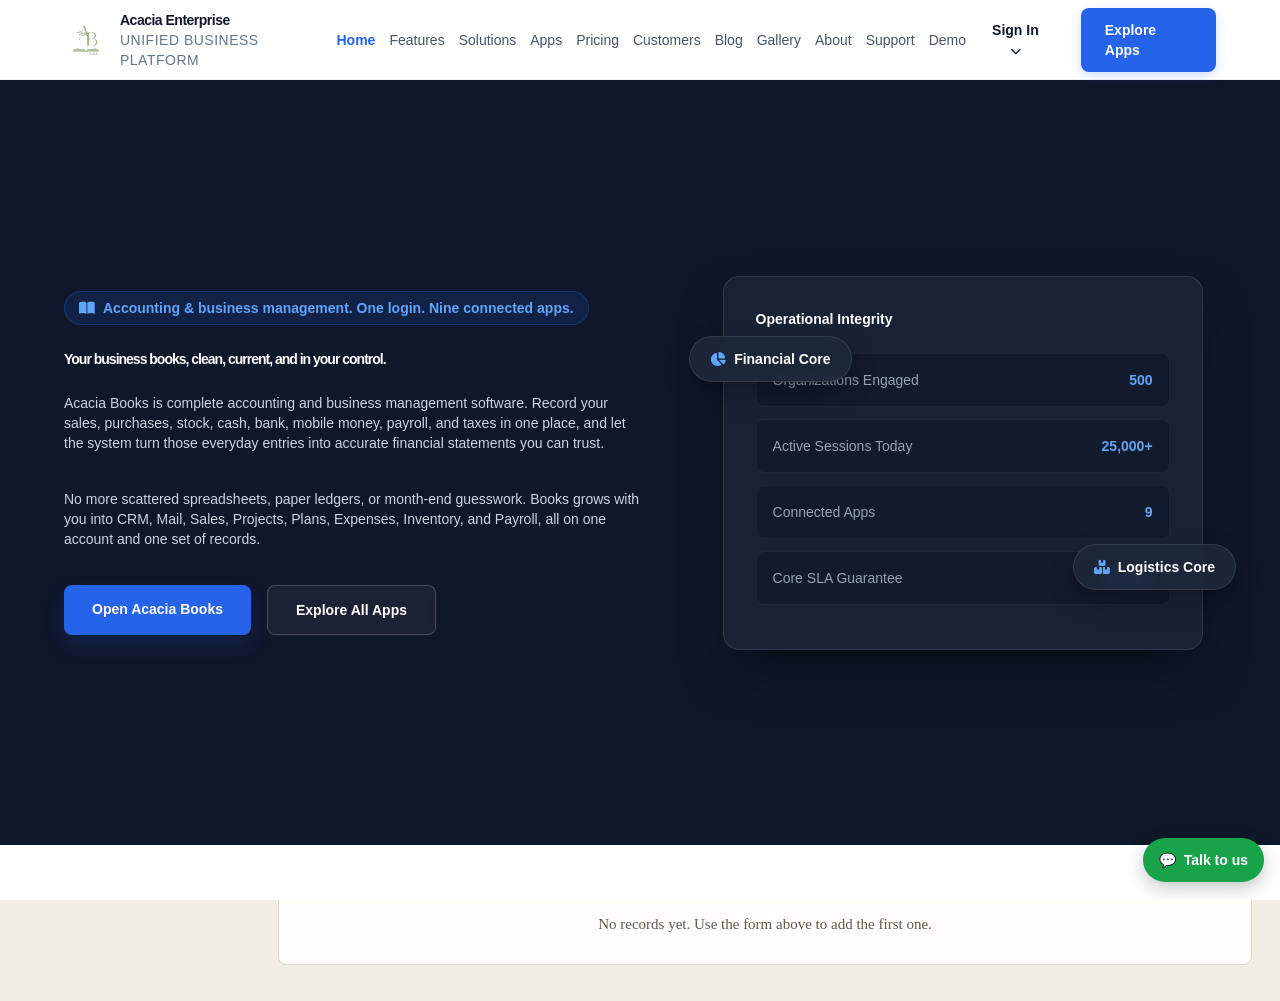
<file: index.html>
<!DOCTYPE html>
<html lang="en"><head><script src="acacia-session.js"></script><script src="acacia-theme.js"></script><meta charset="utf-8"><title>Acacia School</title>
<meta name="viewport" content="width=device-width, initial-scale=1, viewport-fit=cover">
<link rel="icon" href="logo.png"><link rel="stylesheet" href="style.css"><script>window.ACACIA_APPEARANCE={sidebar:'nav',items:'nav button'};</script><script src="acacia-appearance.js"></script></head><body>
<div class="top"><b>Acacia School</b><button onclick="document.getElementById('nav').classList.toggle('open')">Menu</button></div>
<nav id="nav"></nav><main id="main"></main>
<script src="acacia-cloud.js"></script><script src="acacia-login.js"></script><script src="acacia-sidebar.js"></script><script src="acacia-actions.js"></script><script src="acacia-settings.js"></script><script src="app.js"></script><script src="acacia-signout.js"></script>
<script src="acacia-help.js"></script>
</body></html>
</file>
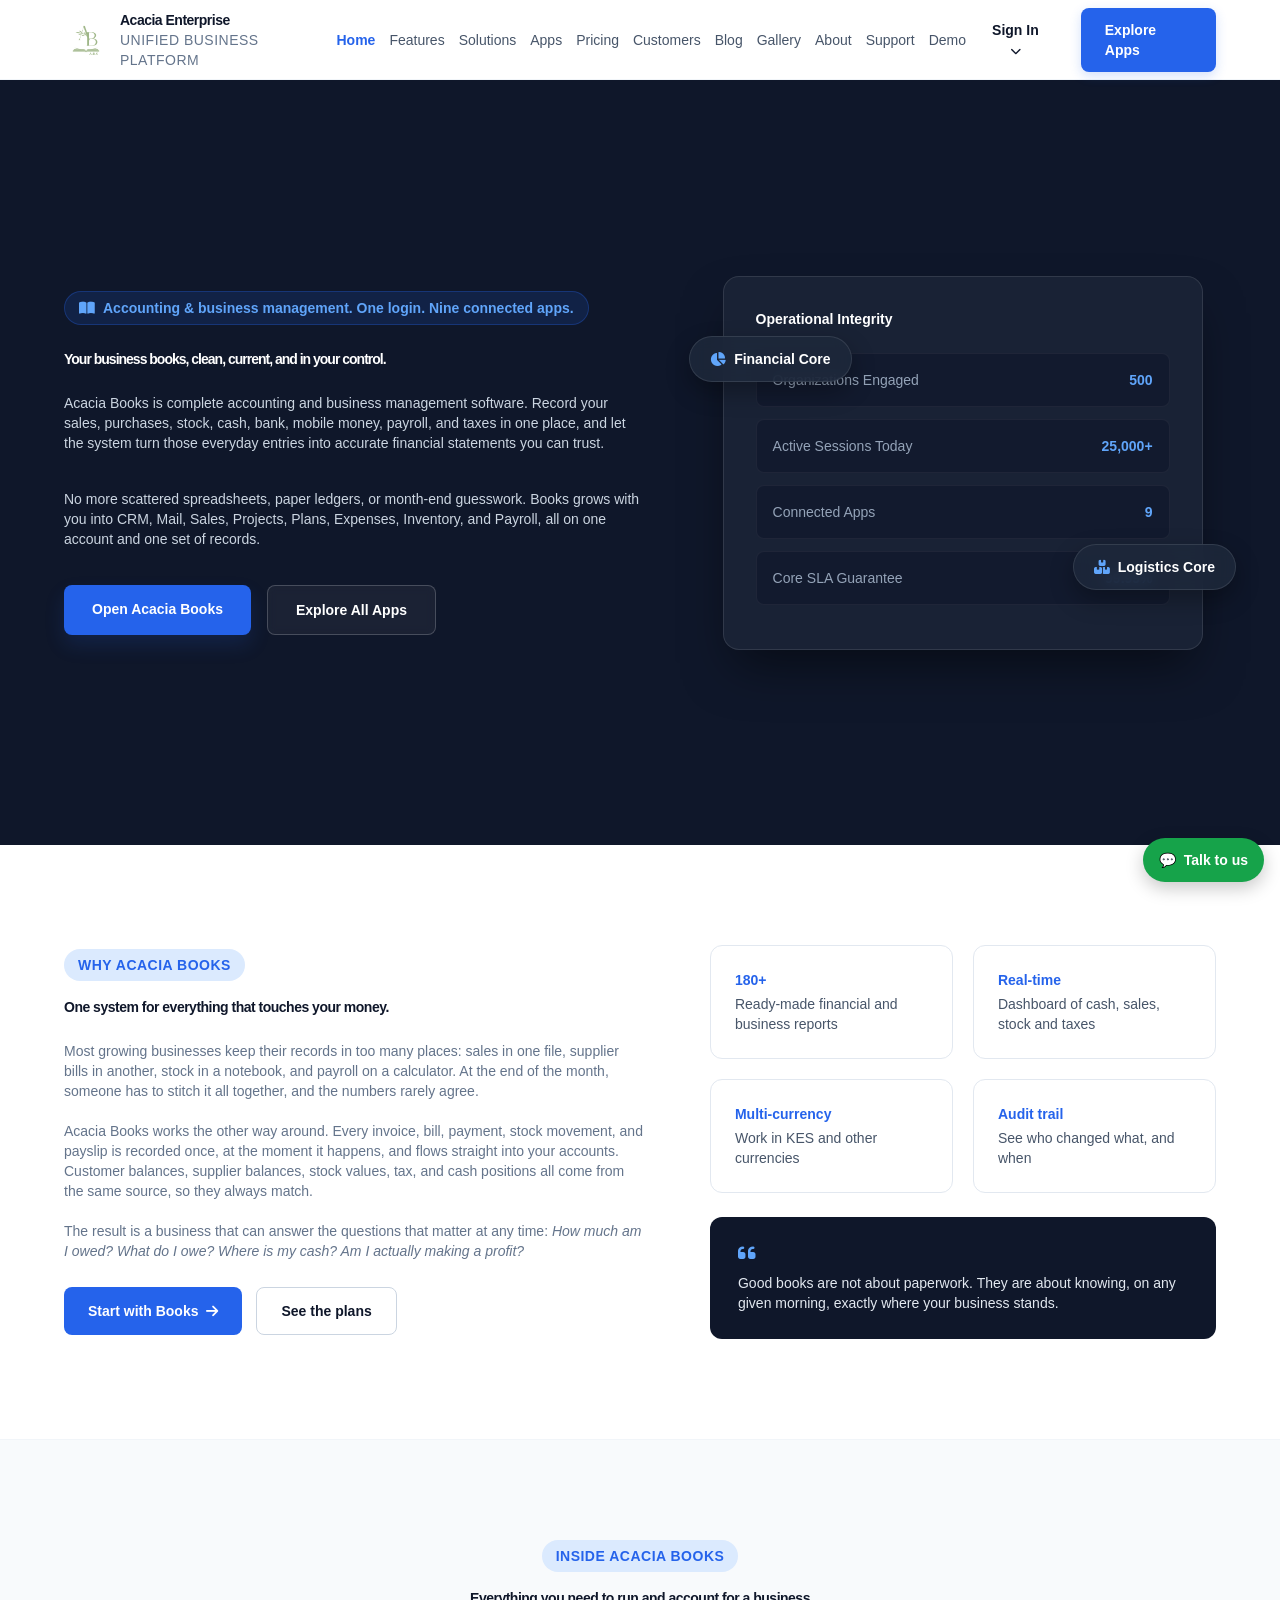
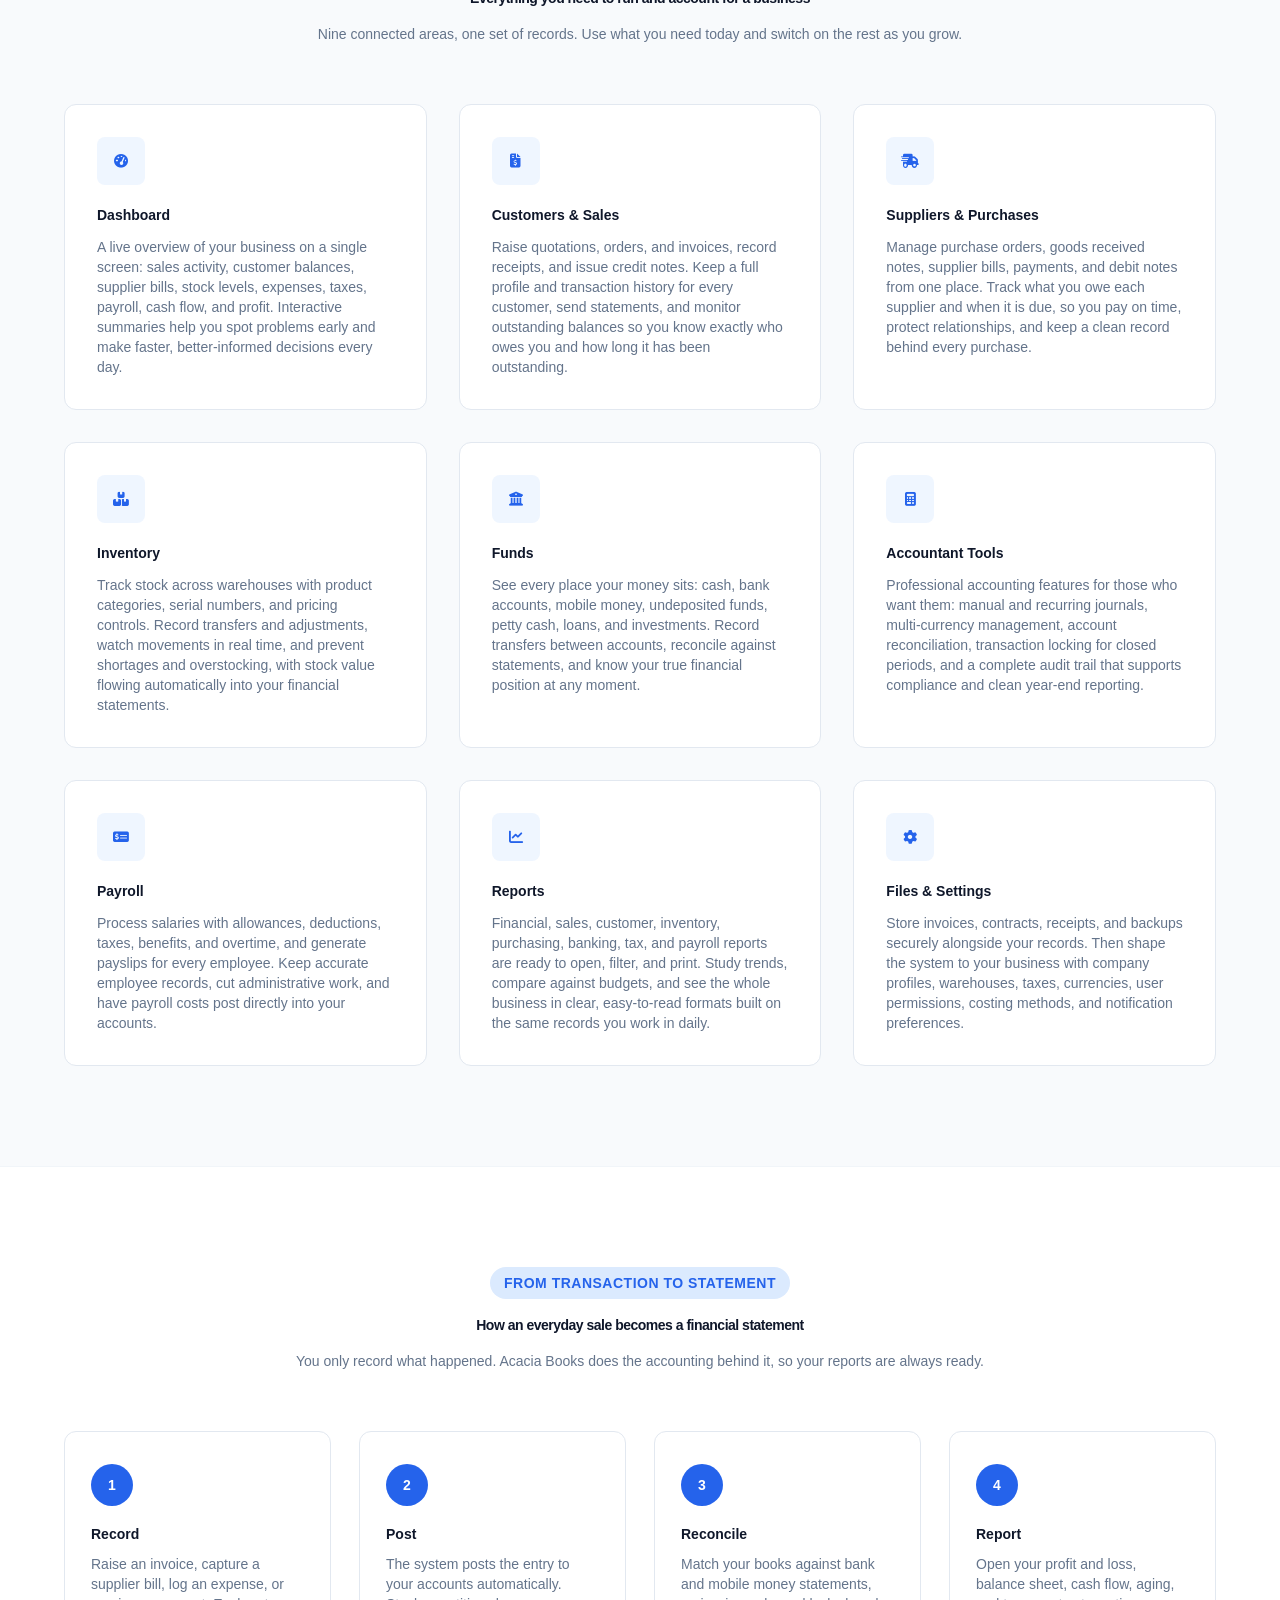
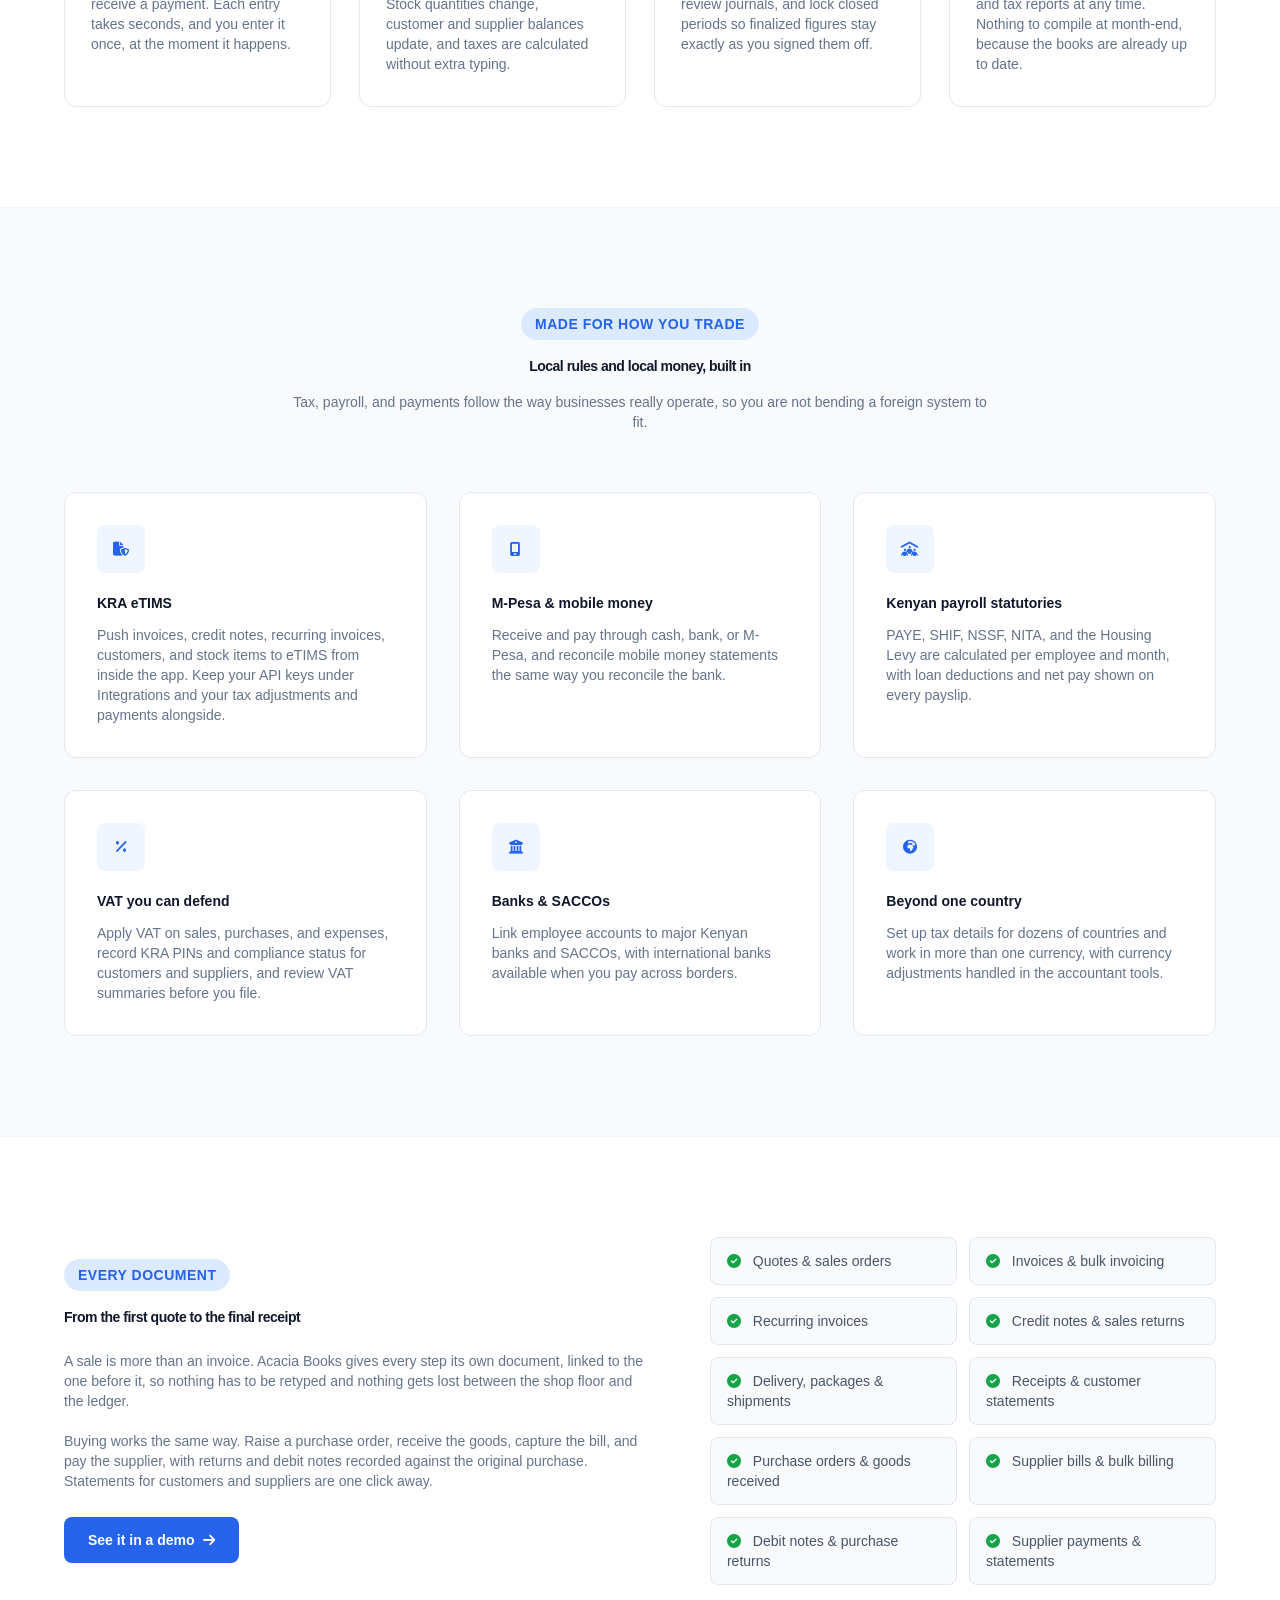
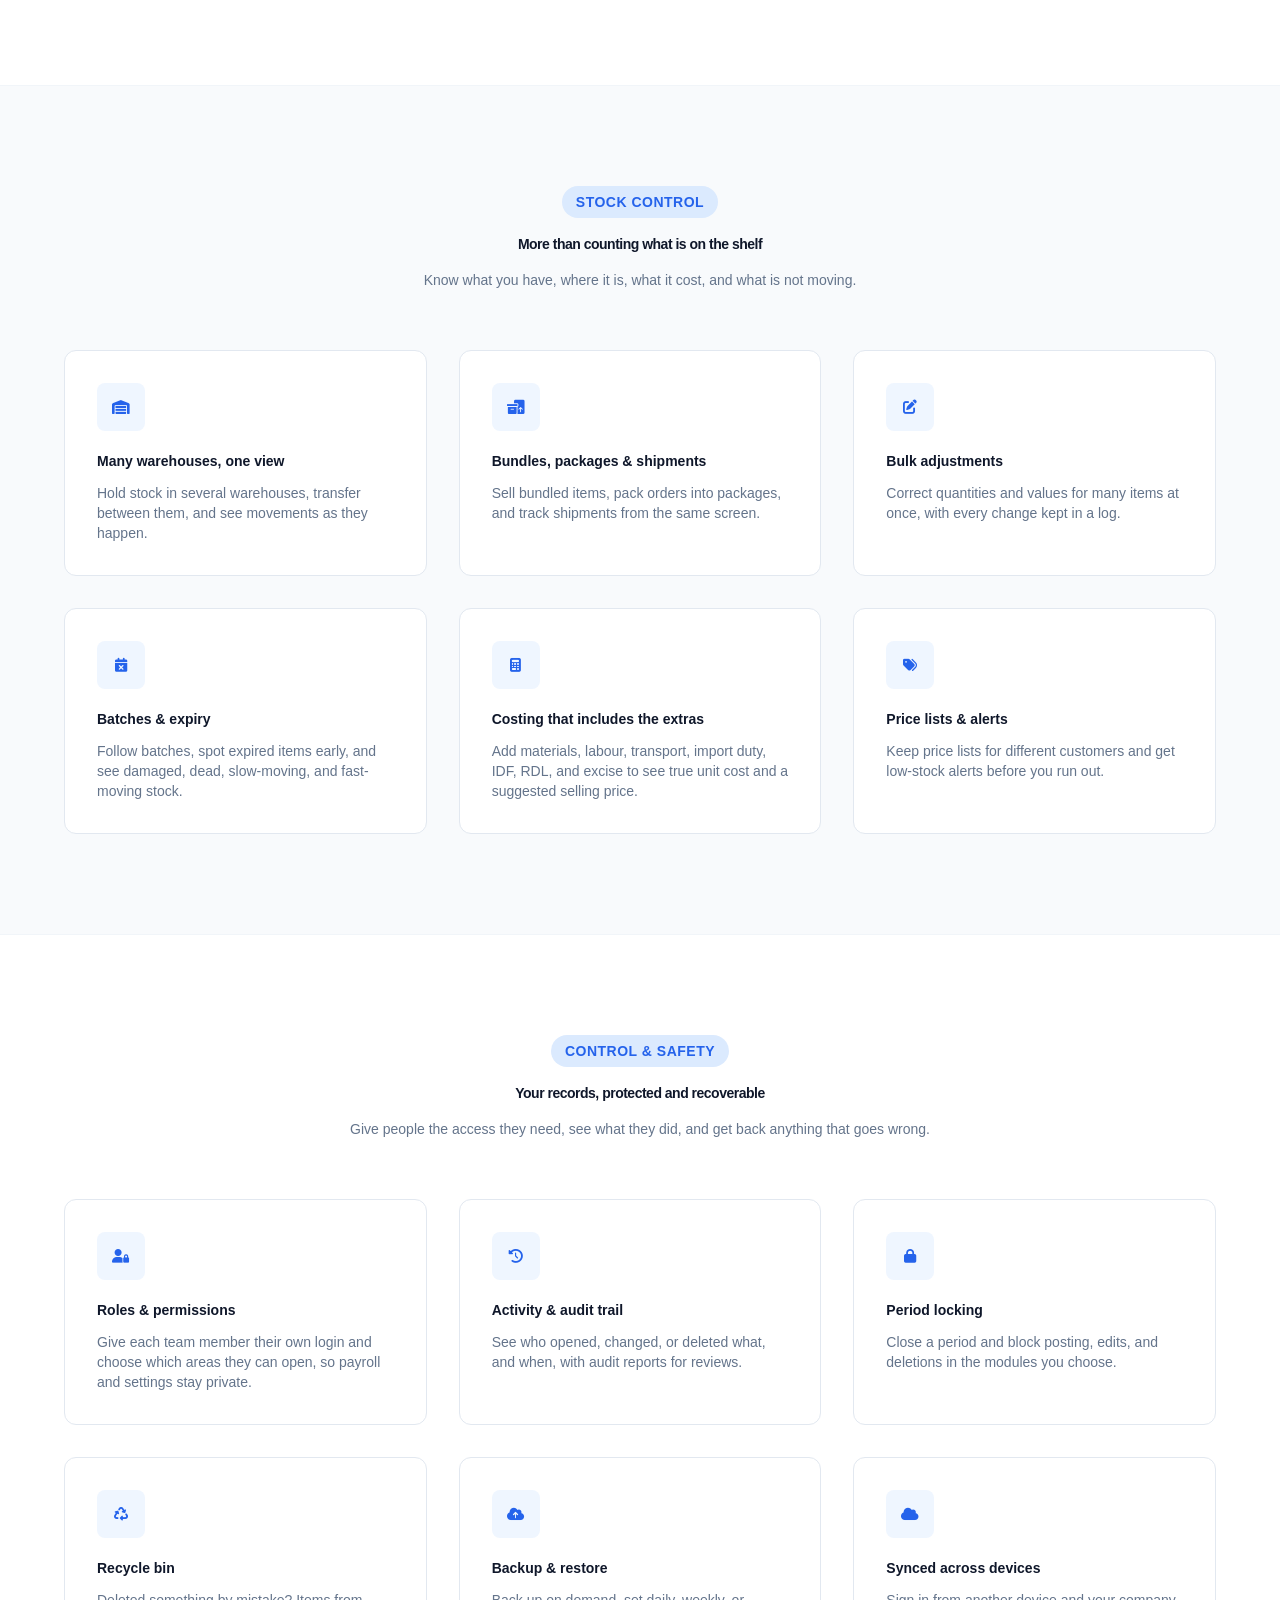
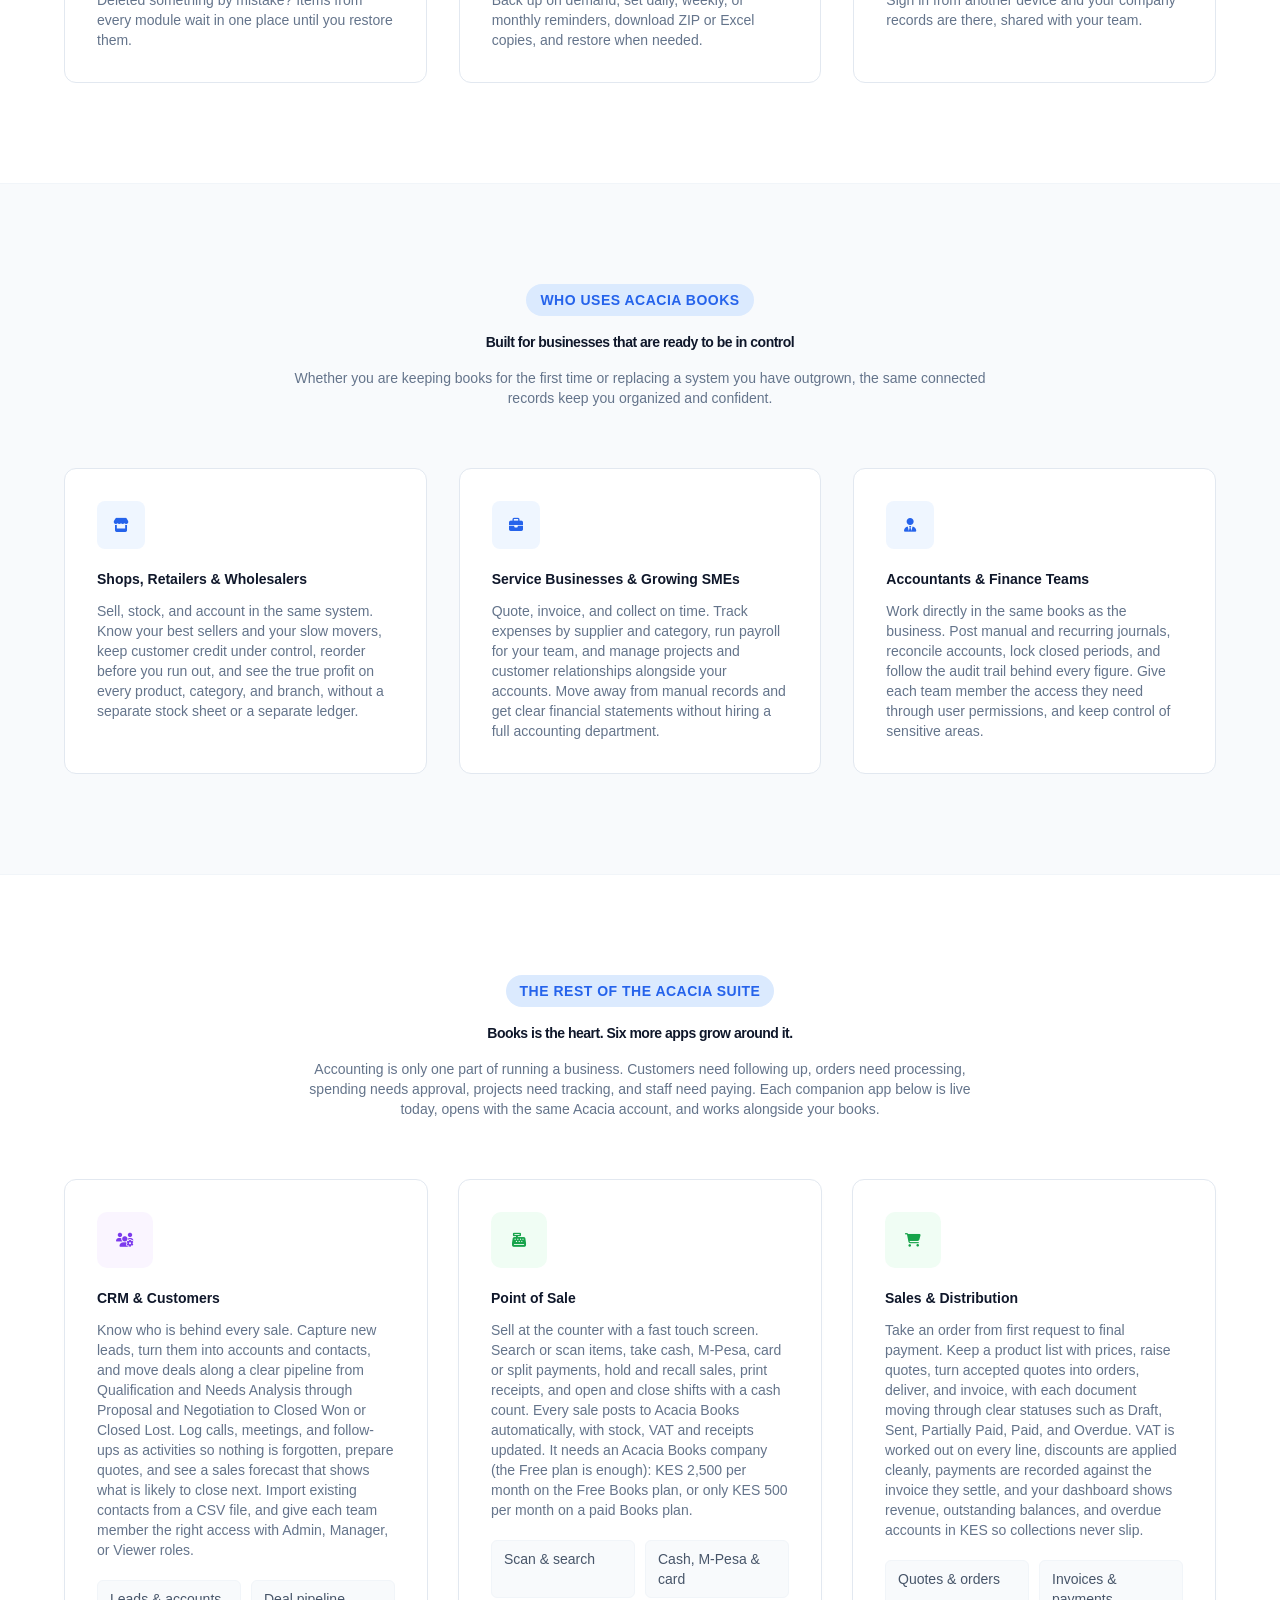
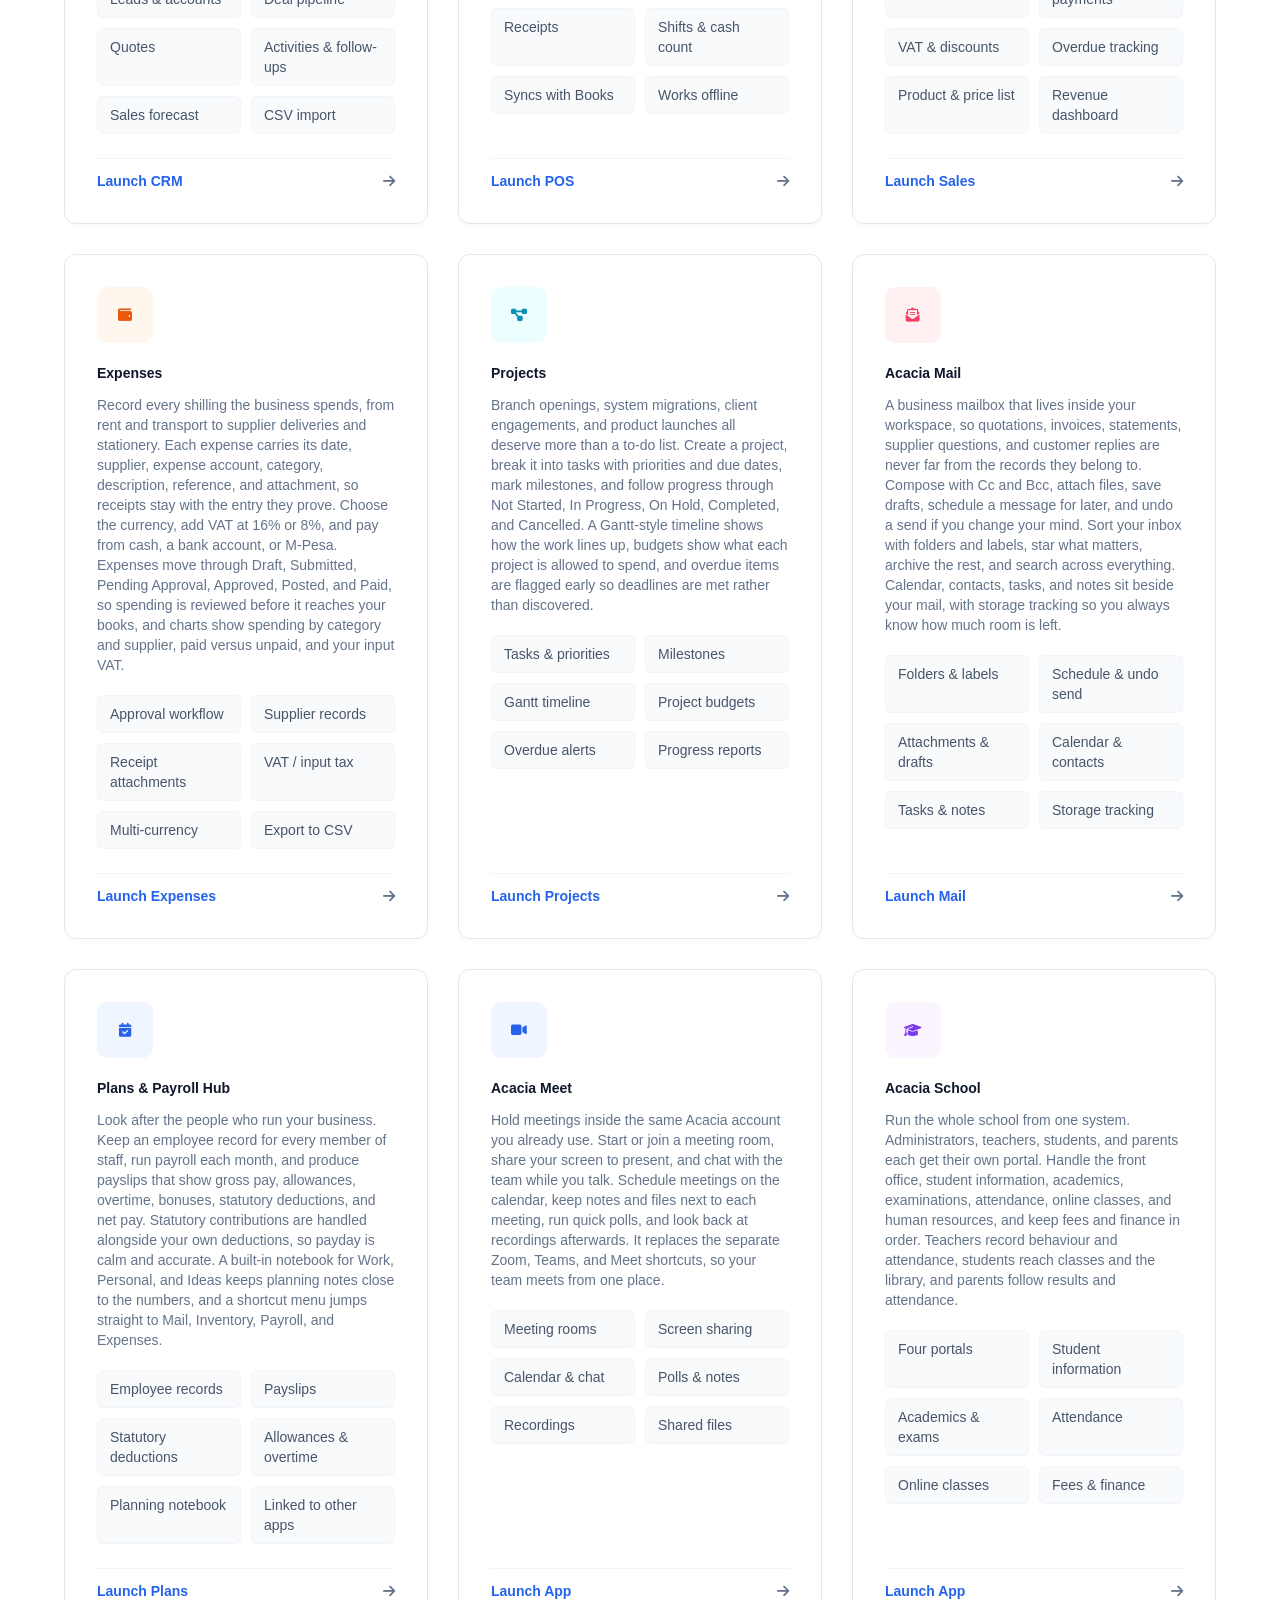
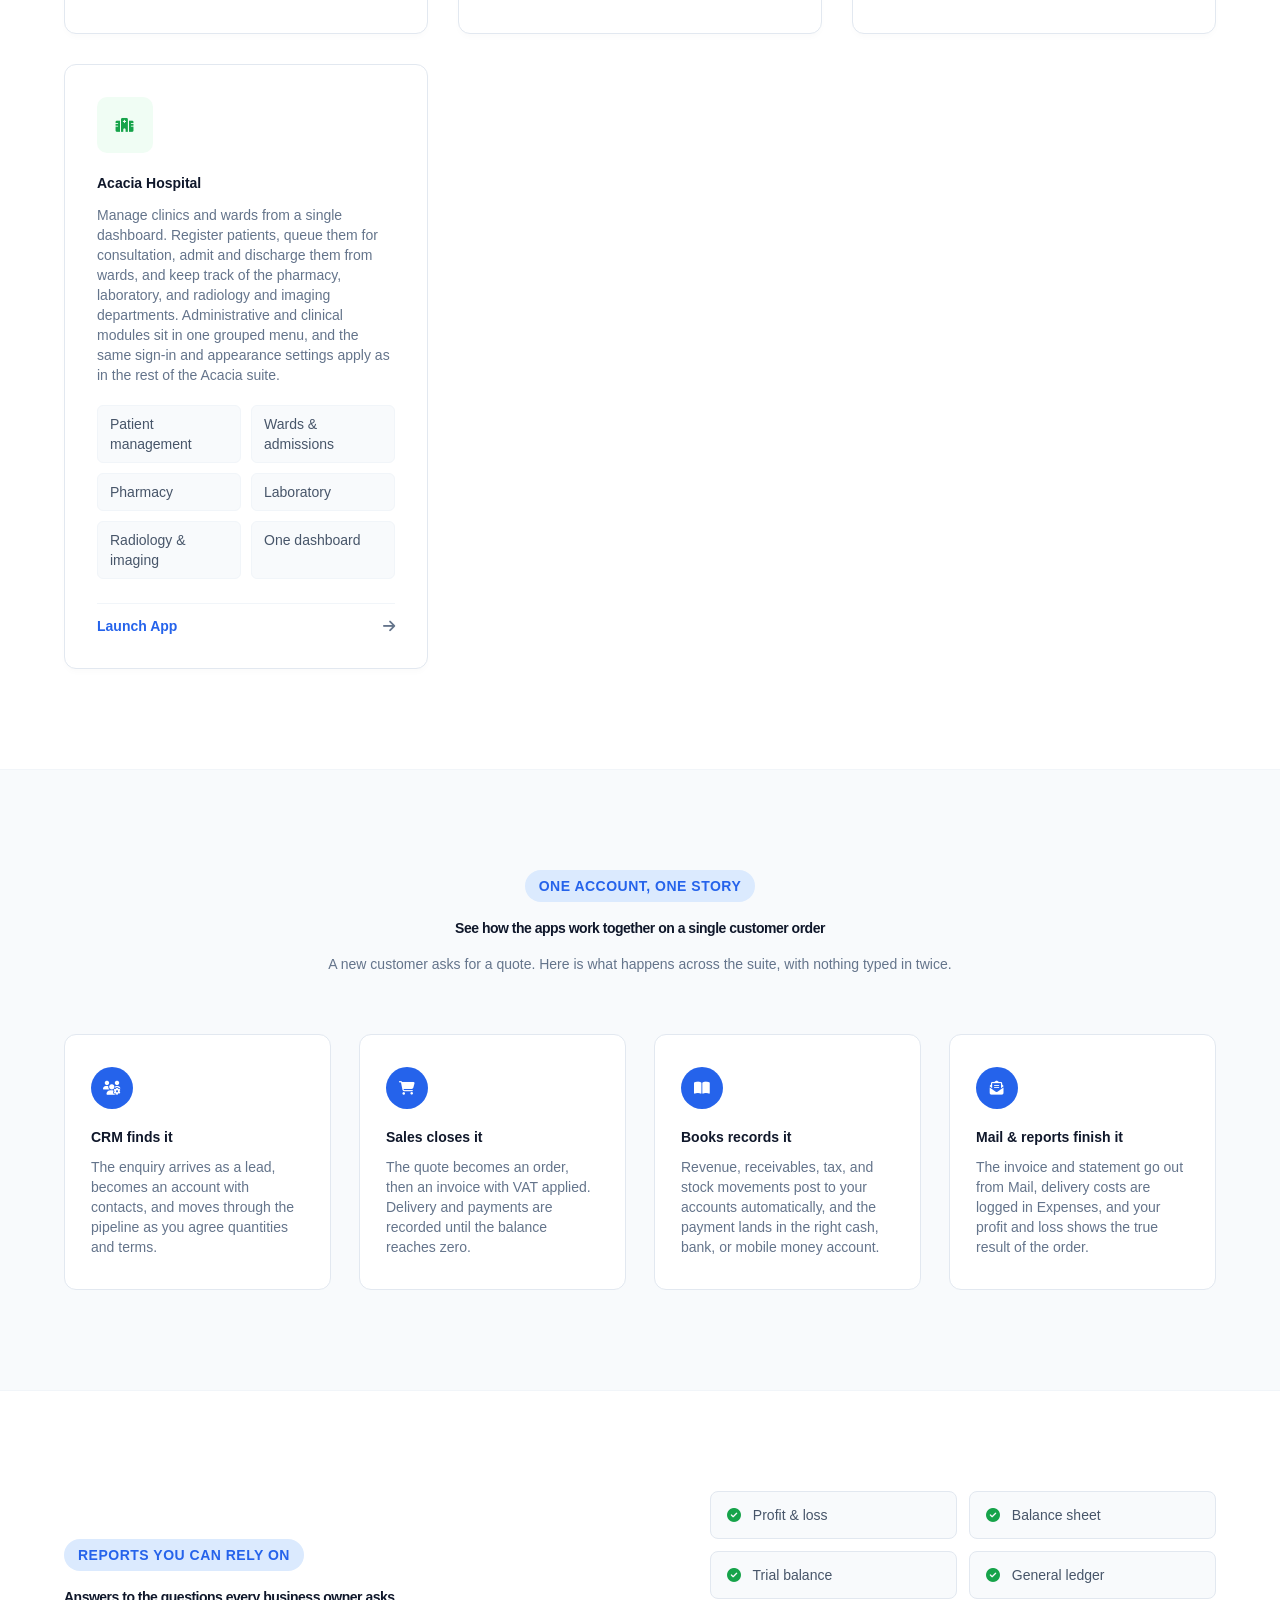
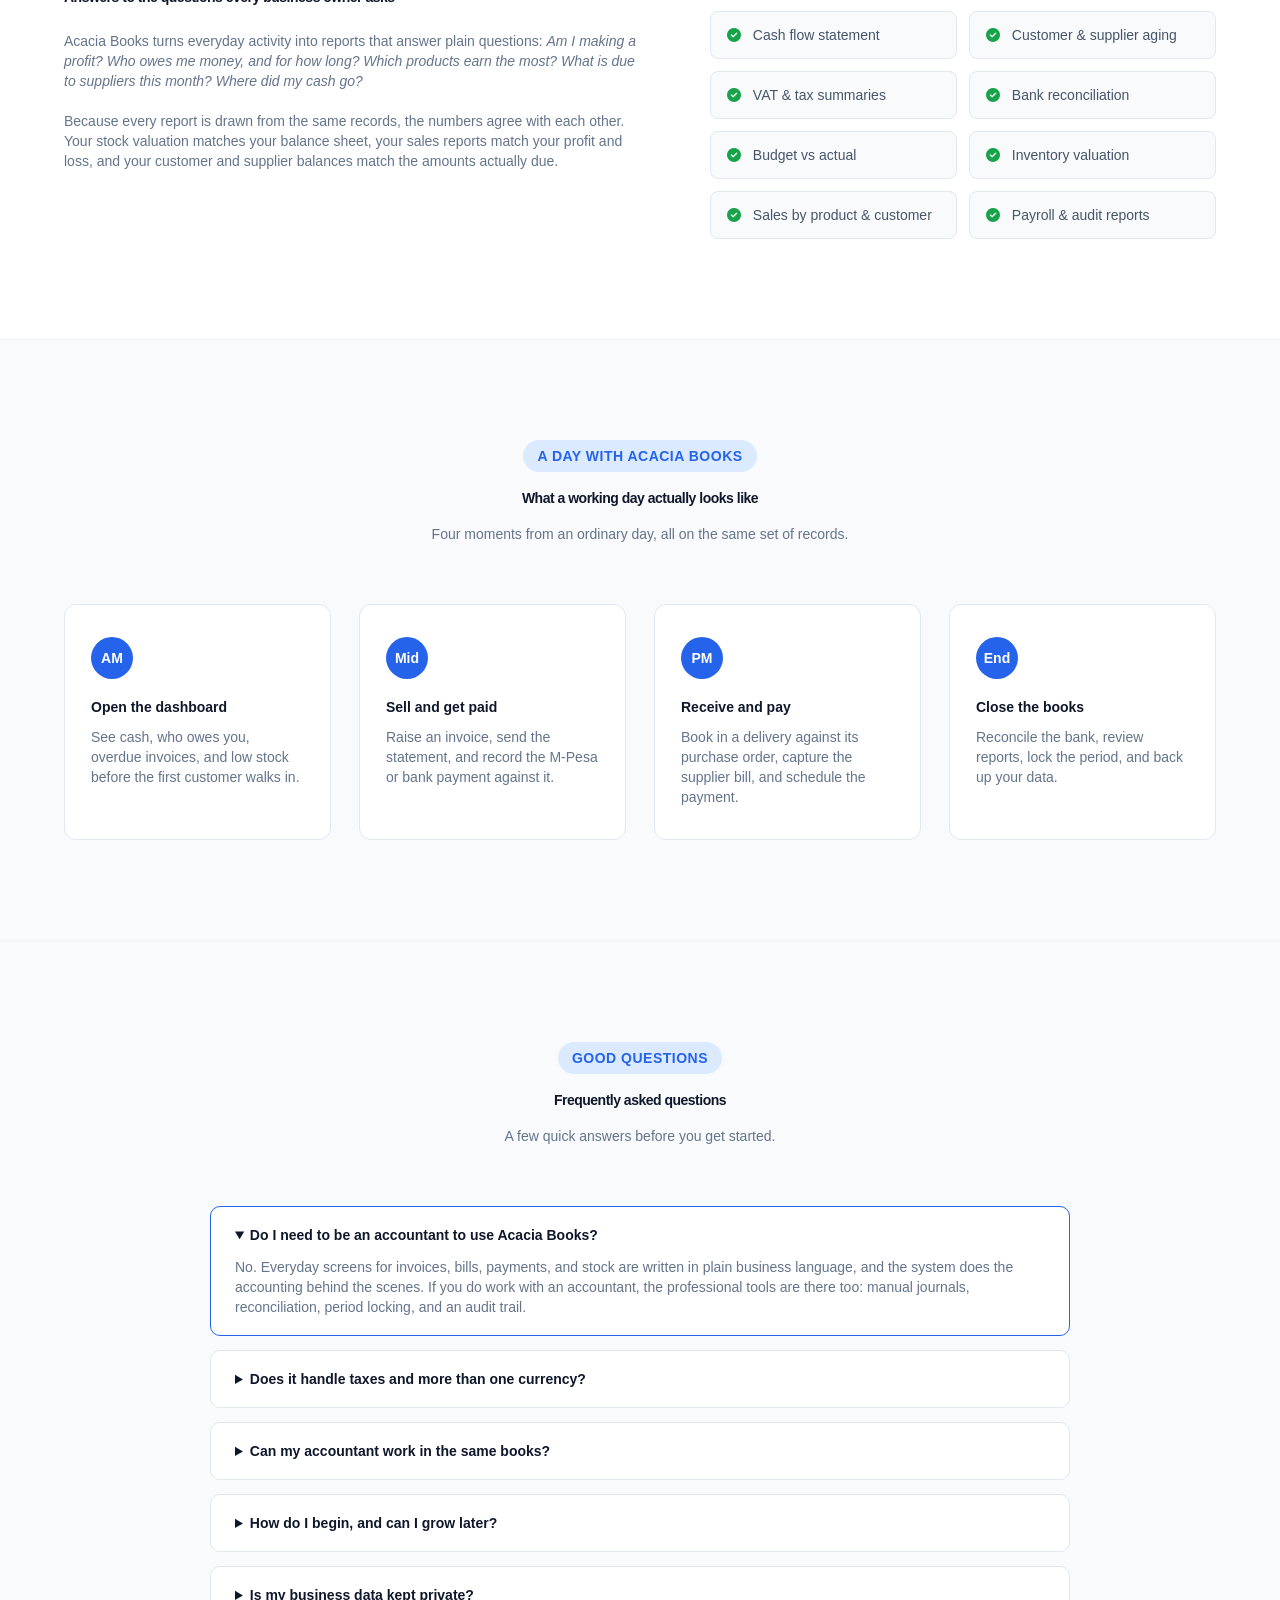
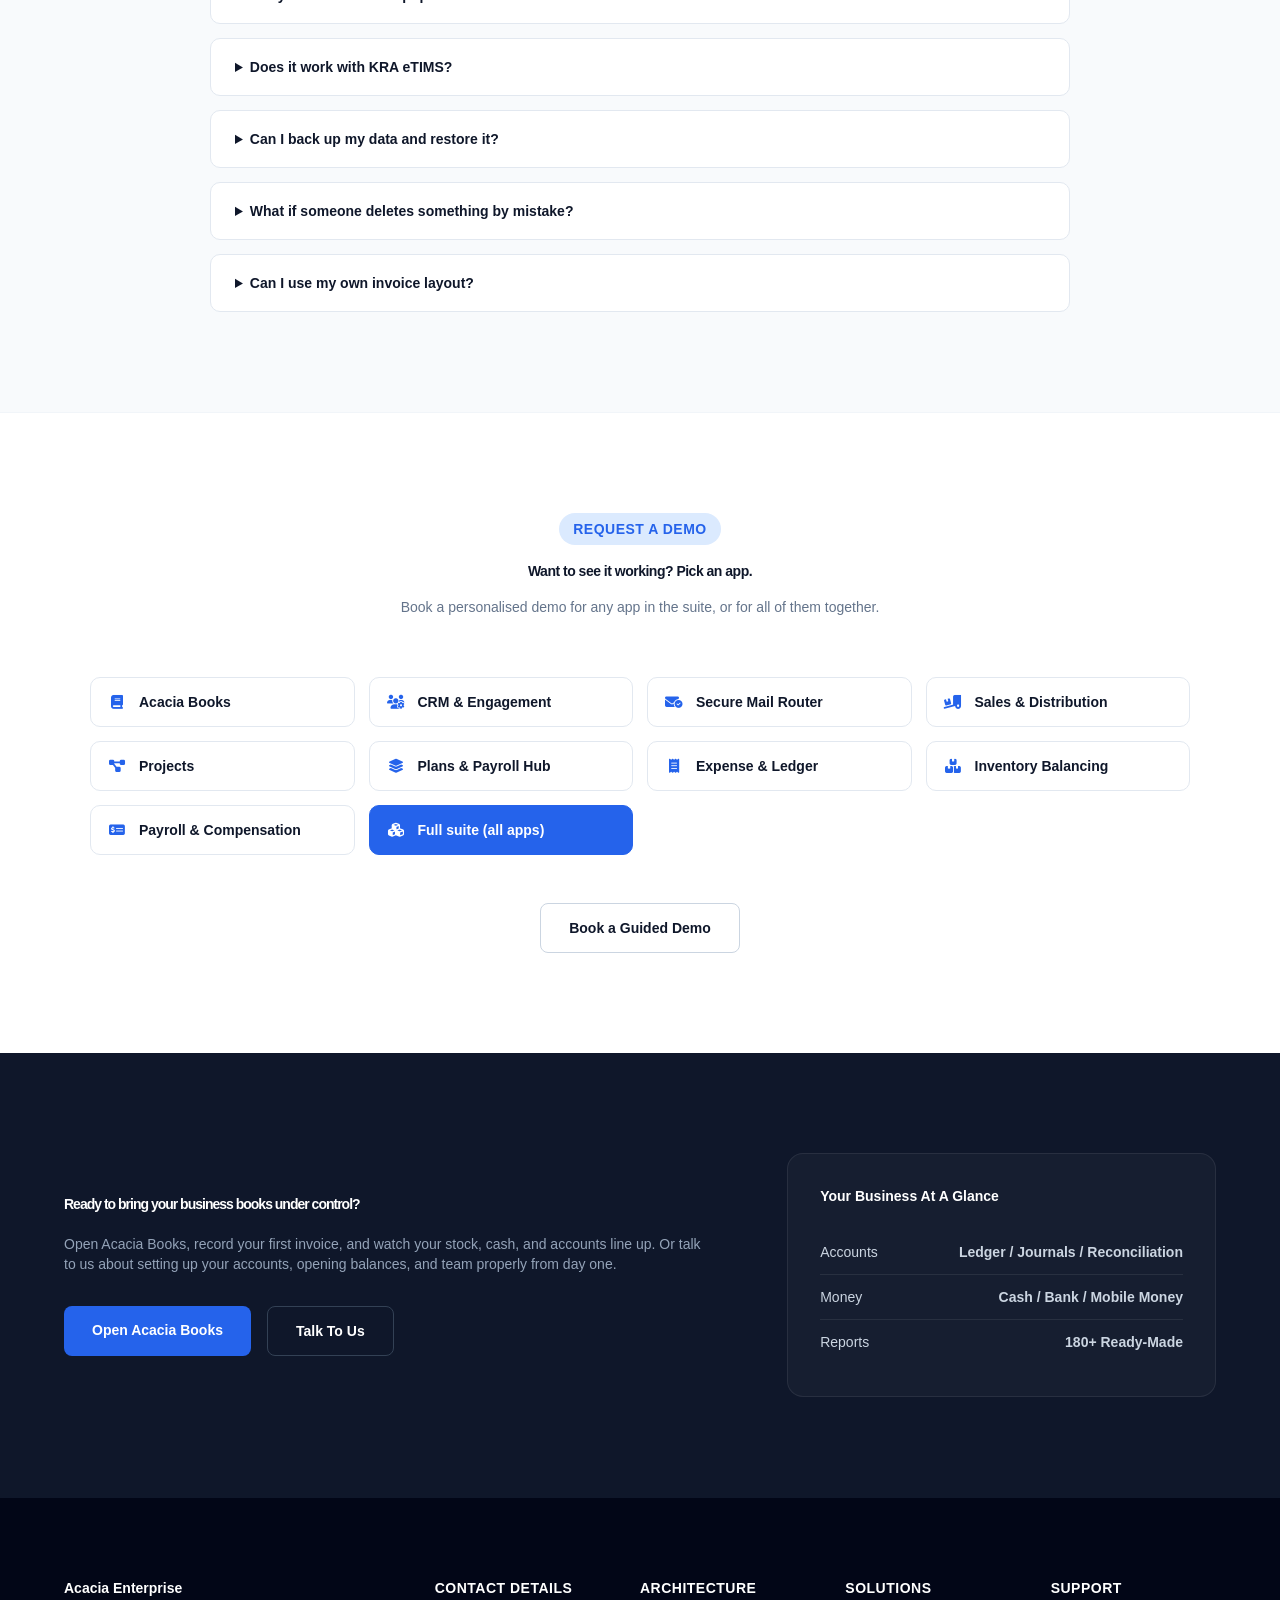
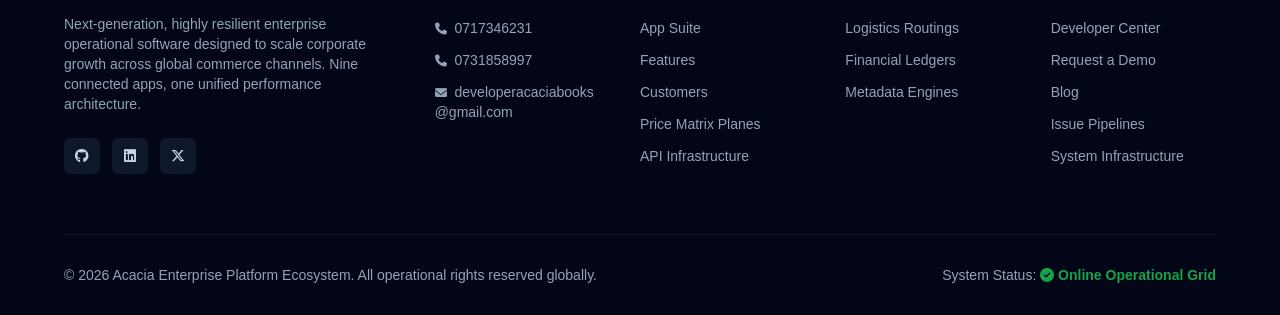
<file: landing.html>
<!DOCTYPE html><html lang="en"><head><script src="acacia-theme.js"></script><meta charset="UTF-8"><meta name="viewport" content="width=device-width,initial-scale=1"><title>Acacia Enterprise</title><meta name="description" content="Acacia Books and 8 connected business apps: accounting, inventory, invoicing, payroll, CRM and more. Start free."><link href="https://fonts.googleapis.com/css2?family=Inter:wght@300;400;500;600;700;800&display=swap" rel="stylesheet"><link rel="stylesheet" href="https://cdnjs.cloudflare.com/ajax/libs/font-awesome/6.6.0/css/all.min.css"><style>*{margin:0;padding:0;box-sizing:border-box;font-family:cambria,sans-serif;scroll-behavior:smooth}body{background:#fff;color:#1e293b;overflow-x:hidden;line-height:1.5}a{text-decoration:none}ul{list-style:none}header{position:fixed;top:0;left:0;width:100%;height:80px;background:rgba(255,255,255,.9);backdrop-filter:blur(20px);display:flex;align-items:center;justify-content:space-between;padding:0 5%;z-index:1000;border-bottom:1px solid #f1f5f9}.logo{display:flex;align-items:center;gap:12px}.logo img{width:44px;height:44px;object-fit:contain}.logoText h2{font-size:22px;font-weight:800;color:#0f172a;letter-spacing:-.5px}.logoText span{display:block;font-size:11px;font-weight:500;color:#64748b;text-transform:uppercase;letter-spacing:.5px}nav ul{display:flex;align-items:center;gap:32px}nav a{font-size:15px;font-weight:500;color:#475569;transition:color .2s}nav a:hover{color:#2563eb}.actions{display:flex;align-items:center;gap:16px}.signIn{font-size:15px;font-weight:600;color:#0f172a;padding:10px 20px;transition:all .2s}.signIn:hover{color:#2563eb}.getStarted{padding:12px 24px;border-radius:8px;background:#2563eb;color:#fff;font-size:15px;font-weight:600;box-shadow:0 4px 12px rgba(37,99,235,.2);transition:all .2s}.getStarted:hover{background:#1d4ed8;transform:translateY(-1px)}.hero{margin-top:80px;min-height:85vh;display:flex;align-items:center;justify-content:space-between;padding:80px 5%;position:relative;overflow:hidden;background:#0f172a}.hero-slider-wrapper{position:absolute;top:0;left:0;width:100%;height:100%;z-index:1}.hero-slide{position:absolute;top:0;left:0;width:100%;height:100%;background-size:cover;background-position:center;background-repeat:no-repeat;opacity:0;transition:opacity 1.2s ease-in-out}.hero-slide.active{opacity:1}.hero-slider-wrapper::before{content:'';position:absolute;top:0;left:0;width:100%;height:100%;background:linear-gradient(to right,rgba(15,23,42,.85) 40%,rgba(15,23,42,.5) 100%);z-index:2}.leftHero{width:50%;position:relative;z-index:3}.badge{display:inline-flex;align-items:center;gap:8px;padding:6px 14px;background:rgba(37,99,235,.15);border:1px solid rgba(37,99,235,.3);border-radius:99px;font-size:13px;font-weight:600;color:#60a5fa;margin-bottom:24px}.leftHero h1{font-size:54px;font-weight:800;line-height:1.15;color:#fff;letter-spacing:-1px;margin-bottom:24px}.leftHero p{font-size:18px;line-height:1.6;color:#cbd5e1;margin-bottom:36px}.heroButtons{display:flex;gap:16px}.primary{padding:14px 28px;background:#2563eb;border-radius:8px;color:#fff;font-size:16px;font-weight:600;box-shadow:0 10px 20px rgba(37,99,235,.15);transition:all .2s}.primary:hover{background:#1d4ed8;transform:translateY(-2px)}.secondary{padding:14px 28px;border:1px solid rgba(255,255,255,.2);background:rgba(255,255,255,.05);border-radius:8px;color:#fff;font-size:16px;font-weight:600;backdrop-filter:blur(5px);transition:all .2s}.secondary:hover{background:rgba(255,255,255,.15);border-color:rgba(255,255,255,.4)}.rightHero{width:44%;display:flex;justify-content:center;position:relative;z-index:3}.preview{width:100%;max-width:480px;background:rgba(30,41,59,.7);backdrop-filter:blur(12px);border-radius:16px;padding:32px;box-shadow:0 25px 50px -12px rgba(0,0,0,.5);border:1px solid rgba(255,255,255,.1)}.preview h2{font-size:22px;color:#fff;margin-bottom:24px;font-weight:700}.item{display:flex;justify-content:space-between;align-items:center;padding:16px;background:rgba(15,23,42,.6);border-radius:8px;margin-bottom:12px;border:1px solid rgba(255,255,255,.05)}.item span{font-size:14px;font-weight:500;color:#94a3b8}.item strong{font-size:24px;color:#60a5fa;font-weight:700}.float{position:absolute;background:rgba(30,41,59,.85);backdrop-filter:blur(8px);padding:12px 20px;border-radius:99px;box-shadow:0 10px 25px rgba(0,0,0,.3);font-weight:600;font-size:14px;color:#fff;border:1px solid rgba(255,255,255,.1);display:flex;align-items:center;gap:8px}.float i{color:#60a5fa}.float1{left:-20px;top:60px}.float2{right:-20px;bottom:60px}.section{padding:100px 5%}.section-alt{padding:100px 5%;background:#f8fafc;border-top:1px solid #f1f5f9;border-bottom:1px solid #f1f5f9}.sectionTitle{text-align:center;margin-bottom:60px}.sectionTitle span{display:inline-block;padding:6px 14px;background:#dbeafe;color:#2563eb;border-radius:99px;font-size:13px;font-weight:600;margin-bottom:16px;text-transform:uppercase;letter-spacing:.5px}.sectionTitle h2{font-size:38px;font-weight:800;color:#0f172a;margin-bottom:16px;letter-spacing:-.5px}.sectionTitle p{max-width:700px;margin:auto;font-size:17px;line-height:1.6;color:#64748b}.solutions-grid{display:grid;grid-template-columns:repeat(3,1fr);gap:32px}.solution-card{background:#fff;padding:32px;border-radius:12px;border:1px solid #e2e8f0;transition:all .3s}.solution-card:hover{border-color:#2563eb;box-shadow:0 12px 30px rgba(0,0,0,.04);transform:translateY(-2px)}.solution-card .sol-icon{width:48px;height:48px;background:#eff6ff;color:#2563eb;border-radius:8px;display:flex;align-items:center;justify-content:center;font-size:20px;margin-bottom:20px}.solution-card h3{font-size:20px;font-weight:700;color:#0f172a;margin-bottom:12px}.solution-card p{font-size:15px;color:#64748b;line-height:1.6}.modules{display:grid;grid-template-columns:repeat(3,1fr);gap:30px}.module{background:#fff;border-radius:12px;padding:32px;box-shadow:0 4px 6px -1px rgba(0,0,0,.02);transition:all .3s;border:1px solid #e2e8f0;display:flex;flex-direction:column}.module:hover{transform:translateY(-4px);box-shadow:0 20px 25px -5px rgba(0,0,0,.05);border-color:#2563eb}.icon{width:56px;height:56px;border-radius:10px;display:flex;align-items:center;justify-content:center;font-size:22px;margin-bottom:20px}.blue{background:#eff6ff;color:#2563eb}.green{background:#f0fdf4;color:#16a34a}.orange{background:#fff7ed;color:#ea580c}.purple{background:#faf5ff;color:#7c3aed}.cyan{background:#ecfeff;color:#0891b2}.rose{background:#fff1f2;color:#f43f5e}.module h3{font-size:22px;color:#0f172a;margin-bottom:12px;font-weight:700}.module p{font-size:15px;line-height:1.6;color:#64748b;margin-bottom:20px}.features{display:grid;grid-template-columns:repeat(2,1fr);gap:10px;margin-bottom:24px}.features div{background:#f8fafc;padding:8px 12px;border-radius:6px;font-size:13px;font-weight:500;color:#475569;border:1px solid #f1f5f9}.learn{margin-top:auto;display:flex;justify-content:space-between;align-items:center;padding-top:12px;border-top:1px solid #f1f5f9}.learn a{font-size:14px;color:#2563eb;font-weight:600}.learn i{font-size:14px;color:#64748b;transition:transform .2s}.module:hover .learn i{transform:translateX(4px);color:#2563eb}.about-wrapper{display:grid;grid-template-columns:1fr 1fr;gap:60px;align-items:center}.about-content h3{font-size:28px;font-weight:700;color:#0f172a;margin-bottom:16px}.about-content p{font-size:16px;color:#64748b;line-height:1.7;margin-bottom:20px}.about-stats{display:grid;grid-template-columns:repeat(2,1fr);gap:20px}.about-stat-box{background:#fff;padding:24px;border-radius:12px;border:1px solid #e2e8f0}.about-stat-box h4{font-size:32px;color:#2563eb;font-weight:800;margin-bottom:4px}.about-stat-box p{font-size:14px;color:#475569;font-weight:500;margin:0}.pricing-section-container{display:flex;flex-direction:column;align-items:center;width:100%}.pricing-controls-wrapper{display:flex;flex-direction:column;align-items:center;gap:20px;margin-bottom:48px;background:#fff;padding:24px 32px;border-radius:16px;border:1px solid #e2e8f0;width:100%;max-width:650px;box-shadow:0 4px 6px -1px rgba(0,0,0,.02)}.module-tabs{display:flex;background:#f1f5f9;padding:6px;border-radius:10px;width:100%}.module-tab-btn{flex:1;padding:10px 16px;border:none;background:0 0;font-size:14px;font-weight:600;color:#64748b;cursor:pointer;border-radius:8px;transition:all .2s;display:flex;align-items:center;justify-content:center;gap:8px}.module-tab-btn.active{background:#fff;color:#2563eb;box-shadow:0 2px 4px rgba(0,0,0,.05)}.pricing-controls{display:flex;justify-content:center;align-items:center;gap:24px}.control-group{display:flex;align-items:center;gap:12px}.control-group span{font-size:15px;font-weight:600;color:#334155}.switch{position:relative;width:50px;height:26px}.switch input{display:none}.slider{position:absolute;top:0;left:0;right:0;bottom:0;background:#cbd5e1;border-radius:34px;cursor:pointer;transition:.3s}.slider:before{content:"";position:absolute;width:18px;height:18px;left:4px;top:4px;background:#fff;border-radius:50%;transition:.3s}input:checked+.slider{background:#2563eb}input:checked+.slider:before{transform:translateX(24px)}.pricing-grid{display:grid;grid-template-columns:repeat(3,1fr);gap:30px;margin-bottom:40px;width:100%}.pricing-card{background:#fff;border-radius:16px;padding:40px 32px;border:1px solid #e2e8f0;display:flex;flex-direction:column;transition:all .3s;position:relative}.pricing-card.featured{border-color:#2563eb;box-shadow:0 20px 40px rgba(37,99,235,.06)}.pricing-card.featured .badge-pop{position:absolute;top:-14px;left:50%;transform:translateX(-50%);background:#2563eb;color:#fff;padding:4px 14px;border-radius:999px;font-size:12px;font-weight:700;text-transform:uppercase;letter-spacing:.5px}.pricing-card:hover{transform:translateY(-4px);box-shadow:0 20px 30px rgba(0,0,0,.04)}.pricing-card h3{font-size:22px;color:#0f172a;font-weight:700;margin-bottom:8px}.price-display{margin-bottom:24px}.price-display h4{font-size:36px;font-weight:800;color:#0f172a;letter-spacing:-1px}.price-display span{font-size:14px;color:#64748b;font-weight:500}.pricing-card ul{display:flex;flex-direction:column;gap:14px;margin-bottom:36px;border-top:1px solid #f1f5f9;padding-top:24px}.pricing-card ul li{display:flex;align-items:start;gap:12px;font-size:14px;color:#475569;line-height:1.4}.pricing-card ul li i{font-size:16px;margin-top:2px;color:#2563eb}.pricing-card ul li.none{color:#94a3b8}.pricing-card ul li.none i{color:#cbd5e1}.btn-select{display:block;text-align:center;padding:14px;background:#f8fafc;border:1px solid #e2e8f0;color:#0f172a;border-radius:8px;font-size:15px;font-weight:600;transition:all .2s;margin-top:auto}.btn-select:hover{background:#2563eb;border-color:#2563eb;color:#fff}.pricing-card.featured .btn-select{background:#2563eb;border-color:#2563eb;color:#fff}.pricing-card.featured .btn-select:hover{background:#1d4ed8;border-color:#1d4ed8}.support-grid{display:grid;grid-template-columns:repeat(4,1fr);gap:24px}.support-card{background:#fff;padding:28px;border-radius:12px;border:1px solid #e2e8f0;text-align:center;transition:all .2s}.support-card:hover{border-color:#2563eb;box-shadow:0 10px 25px rgba(0,0,0,.03)}.support-card i{font-size:28px;color:#2563eb;margin-bottom:16px}.support-card h4{font-size:16px;font-weight:700;color:#0f172a;margin-bottom:8px}.support-card p{font-size:13px;color:#64748b;margin-bottom:16px}.support-card a{font-size:13px;font-weight:600;color:#2563eb}.cta{padding:100px 5%;background:#0f172a;color:#fff;position:relative;overflow:hidden}.ctaBox{max-width:1200px;margin:auto;display:grid;grid-template-columns:1.5fr 1fr;gap:80px;align-items:center}.cta h2{font-size:42px;font-weight:800;letter-spacing:-1px;margin-bottom:20px}.cta p{font-size:18px;color:#94a3b8;line-height:1.6;margin-bottom:32px}.ctaButtons{display:flex;gap:16px}.ctaPrimary{background:#2563eb;color:#fff;padding:14px 28px;border-radius:8px;font-weight:600}.ctaSecondary{border:1px solid #334155;color:#fff;padding:14px 28px;border-radius:8px;font-weight:600}.ctaCard{background:rgba(255,255,255,.03);border:1px solid rgba(255,255,255,.08);padding:32px;border-radius:16px}.ctaCard h3{font-size:20px;margin-bottom:24px;font-weight:700}.ctaItem{display:flex;justify-content:space-between;padding:12px 0;border-bottom:1px solid rgba(255,255,255,.08);font-size:14px;color:#cbd5e1}.ctaItem:last-child{border:none}footer{background:#020617;color:#94a3b8;padding:80px 5% 30px;border-top:1px solid #0f172a}.footerGrid{display:grid;grid-template-columns:2fr repeat(4,1fr);gap:40px;margin-bottom:60px}.footerLogo h2{font-size:24px;font-weight:800;color:#fff;margin-bottom:16px}.footerLogo p{font-size:14px;line-height:1.6}.social{display:flex;gap:12px;margin-top:24px}.social a{width:36px;height:36px;border-radius:6px;background:#0f172a;display:flex;align-items:center;justify-content:center;color:#cbd5e1;font-size:16px}.social a:hover{background:#2563eb;color:#fff}.footerColumn h3{font-size:14px;color:#fff;font-weight:700;text-transform:uppercase;letter-spacing:.5px;margin-bottom:20px}.footerColumn ul{display:flex;flex-direction:column;gap:12px}.footerColumn a{color:#94a3b8;font-size:14px}.footerColumn a:hover{color:#fff}.bottomFooter{border-top:1px solid #0f172a;padding-top:30px;display:flex;justify-content:space-between;font-size:13px}@media(max-width:1200px){.pricing-grid{grid-template-columns:repeat(2,1fr)}}.pricing-grid{grid-template-columns:repeat(6,minmax(0,1fr));gap:16px;align-items:stretch;max-width:1400px;margin:0 auto 40px}.pricing-card{padding:22px 18px 18px;border-radius:14px;border:1px solid #e3e8f0;box-shadow:none;text-align:left}.pricing-card:hover{transform:none;box-shadow:0 6px 18px rgba(15,23,42,.06);border-color:#cbd5e6}.pricing-card.featured{border-color:#2563eb;box-shadow:none}.pricing-card.featured .badge-pop{background:#fff;color:#2563eb;border:1px solid #2563eb;font-size:12px;letter-spacing:.05em;padding:3px 14px;top:-13px}.pricing-card h3{font-size:16px;margin-bottom:4px}.price-display{margin-bottom:16px}.price-display h4{display:inline;font-size:15px;font-weight:700;letter-spacing:0}.price-display span{font-size:13px;color:#6b7280;font-weight:400}.pricing-card ul{gap:0;border-top:none;padding-top:0;margin-bottom:8px;flex:1}.pricing-card ul li{font-size:13px;color:#6b7280;padding:7px 0;border-top:1px solid #eef1f6;gap:8px}.pricing-card ul li:first-child{border-top:none}.pricing-card ul.pc-collapsed li:nth-child(n+6){display:none}.pc-more{background:0 0;border:0;color:#2563eb;font-family:inherit;font-size:13px;font-weight:700;cursor:pointer;padding:8px 0 16px;text-align:left}.pc-more:hover{text-decoration:underline}.btn-select{background:#2563eb;border-color:#2563eb;color:#fff;padding:11px;font-size:14px;font-weight:700;border-radius:6px}.btn-select:hover{background:#1d4ed8;border-color:#1d4ed8}@media(max-width:1280px){.pricing-grid{grid-template-columns:repeat(3,minmax(0,1fr))}}@media(max-width:800px){.pricing-grid{grid-template-columns:repeat(2,minmax(0,1fr))}}@media(max-width:520px){.pricing-grid{grid-template-columns:1fr}}@media(max-width:1024px){.hero{flex-direction:column;text-align:center;padding-top:60px}.about-wrapper,.ctaBox,.leftHero,.rightHero{width:100%;grid-template-columns:1fr}.modules,.solutions-grid{grid-template-columns:repeat(2,1fr)}.support-grid{grid-template-columns:repeat(2,1fr)}.footerGrid{grid-template-columns:1fr}.hero-slider-wrapper::before{background:rgba(15,23,42,.85)}}@media(max-width:640px){.modules,.solutions-grid,.support-grid{grid-template-columns:1fr}.leftHero h1{font-size:36px}.pricing-controls-wrapper{padding:16px}.pricing-controls{flex-direction:column;gap:16px}.module-tabs{flex-direction:column;gap:4px}}</style><style>.gallery-grid{display:grid;grid-template-columns:repeat(3,1fr);gap:30px}.gallery-card{background:#fff;border-radius:12px;overflow:hidden;border:1px solid #e2e8f0;transition:all .3s}.gallery-card:hover{transform:translateY(-4px);box-shadow:0 20px 25px -5px rgba(0,0,0,.08);border-color:#2563eb}.gallery-frame{background:#0f172a;padding:10px 14px 0}.gallery-dots{display:flex;gap:6px;padding-bottom:10px}.gallery-dots span{width:9px;height:9px;border-radius:50%;background:#334155}.gallery-dots span:first-child{background:#f43f5e}.gallery-dots span:nth-child(2){background:#eab308}.gallery-dots span:nth-child(3){background:#16a34a}.gallery-card img{width:100%;height:220px;object-fit:cover;display:block}.gallery-caption{padding:20px 22px 24px}.gallery-caption h4{font-size:16px;font-weight:700;color:#0f172a;margin-bottom:6px}.gallery-caption p{font-size:13px;color:#64748b;line-height:1.5}.gallery-note{max-width:700px;margin:40px auto 0;text-align:center;font-size:13px;color:#94a3b8}@media(max-width:1024px){.gallery-grid{grid-template-columns:repeat(2,1fr)}}@media(max-width:640px){.gallery-grid{grid-template-columns:1fr}}</style><style>nav a.active{color:#2563eb;font-weight:700}</style><style>.signDrop{position:relative}.signDrop .signIn{background:0 0;border:0;cursor:pointer;font-family:inherit}.ddMenu{display:none;position:absolute;right:0;top:100%;margin-top:6px;width:290px;background:#fff;border:1px solid #e2e8f0;border-radius:12px;box-shadow:0 20px 40px rgba(15,23,42,.18);padding:8px;z-index:2000}.signDrop.open .ddMenu{display:block}.ddHead{font-size:11px;font-weight:700;color:#64748b;text-transform:uppercase;letter-spacing:.5px;padding:8px 12px 6px}.ddItem{display:flex;align-items:center;gap:12px;padding:10px 12px;border-radius:8px;font-size:14px;font-weight:600;color:#0f172a}.ddItem i{width:18px;text-align:center;color:#2563eb}.ddItem:hover{background:#eff6ff;color:#2563eb}.ddSep{height:1px;background:#e2e8f0;margin:6px 4px}.ddCreate i{color:#16a34a}</style><style id="bkHomeCss">.bk-two{max-width:1200px;margin:auto;display:grid;grid-template-columns:1.15fr 1fr;gap:64px;align-items:center}.bk-text p{font-size:16px;line-height:1.7;color:#64748b;margin-bottom:20px}.bk-text p em{color:#64748b;font-style:italic}.bk-actions{display:flex;gap:14px;margin-top:26px;flex-wrap:wrap}.bk-btn{display:inline-flex;align-items:center;gap:8px;padding:13px 24px;border-radius:8px;background:#2563eb;color:#fff;font-weight:600;font-size:15px;text-decoration:none;transition:.25s}.bk-btn:hover{background:#1d4ed8;transform:translateY(-1px)}.bk-btn.ghost{background:#fff;color:#0f172a;border:1px solid #cbd5e1}.bk-btn.ghost:hover{border-color:#2563eb;color:#2563eb}.bk-quote{margin-top:24px;padding:26px 28px;background:#0f172a;border-radius:12px;color:#e2e8f0;position:relative}.bk-quote i{color:#60a5fa;font-size:20px;margin-bottom:10px;display:block}.bk-quote p{font-size:16px;line-height:1.7;margin:0;font-style:normal}.bk-steps{max-width:1200px;margin:auto;display:grid;grid-template-columns:repeat(4,1fr);gap:28px}.bk-step{background:#fff;border:1px solid #e2e8f0;border-radius:12px;padding:32px 26px;position:relative;transition:.3s}.bk-step:hover{border-color:#2563eb;transform:translateY(-3px);box-shadow:0 14px 30px rgba(0,0,0,.05)}.bk-num{font-size:17px;width:42px;height:42px;border-radius:50%;background:#2563eb;color:#fff;font-weight:800;display:flex;align-items:center;justify-content:center;margin-bottom:18px}.bk-step h3{font-size:20px;font-weight:700;color:#0f172a;margin-bottom:10px}.bk-step p{font-size:15px;line-height:1.6;color:#64748b}.bk-checks{display:grid;grid-template-columns:repeat(2,1fr);gap:12px}.bk-checks div{background:#f8fafc;border:1px solid #e2e8f0;border-radius:8px;padding:13px 16px;font-size:14px;font-weight:500;color:#475569}.bk-checks i{color:#16a34a;margin-right:8px}.bk-faq{max-width:860px;margin:auto;display:flex;flex-direction:column;gap:14px}.bk-faq details{background:#fff;border:1px solid #e2e8f0;border-radius:10px;padding:18px 24px}.bk-faq summary{cursor:pointer;font-weight:700;color:#0f172a;font-size:16px}.bk-faq details[open]{border-color:#2563eb}.bk-faq details p{margin-top:12px;font-size:15px;line-height:1.6;color:#64748b}.cmp-wrap{max-width:1200px;margin:auto;overflow-x:auto;border:1px solid #e2e8f0;border-radius:12px;background:#fff}.cmp-table{width:100%;border-collapse:collapse;min-width:820px}.cmp-table td,.cmp-table th{padding:14px 16px;text-align:center;font-size:14px;color:#475569;border-bottom:1px solid #f1f5f9}.cmp-table th{background:#f8fafc;color:#0f172a;font-weight:700;font-size:14px}.cmp-table td:first-child,.cmp-table th:first-child{text-align:left;font-weight:600;color:#0f172a}.cmp-table tr.cmp-price td{font-weight:700;color:#2563eb;background:#eff6ff}.cmp-table tbody tr:last-child td{border-bottom:none}.sol-list{list-style:none;margin:18px 0 0;padding:0;display:grid;gap:8px}.sol-list li{font-size:14px;line-height:1.5;color:#475569}.sol-list i{color:#16a34a;margin-right:8px}.solution-card p.sol-best{margin-top:16px;padding-top:14px;border-top:1px solid #f1f5f9;font-size:14px;color:#64748b}.solution-card p.sol-best strong{color:#0f172a}@media(max-width:1024px){.bk-two{grid-template-columns:1fr;gap:40px}.bk-steps{grid-template-columns:repeat(2,1fr)}}@media(max-width:640px){.bk-checks,.bk-steps{grid-template-columns:1fr}}</style><style id="homeUniformText">body,body :not(i):not(svg):not(svg *){font-size:.875rem!important;line-height:1.25rem!important}</style><script>!function(){try{var e=localStorage.getItem("acxTheme");e||(e=window.matchMedia&&matchMedia("(prefers-color-scheme: dark)").matches?"dark":"light"),document.documentElement.setAttribute("data-theme",e)}catch(e){}}()</script><style id="homeDarkMode">.themeToggle{background:0 0;border:1px solid #e2e8f0;color:#475569;width:36px;height:36px;border-radius:8px;cursor:pointer;display:inline-flex;align-items:center;justify-content:center;transition:.2s}.themeToggle:hover{border-color:#2563eb;color:#2563eb}html[data-theme=dark]{color-scheme:dark}html[data-theme=dark] body{background:#0b1220;color:#e2e8f0}html[data-theme=dark] header{background:rgba(11,18,32,.9);border-bottom-color:#1e293b}html[data-theme=dark] .about-content h3,html[data-theme=dark] .bk-faq summary,html[data-theme=dark] .bk-step h3,html[data-theme=dark] .cmp-table td:first-child,html[data-theme=dark] .cmp-table th,html[data-theme=dark] .cmp-table th:first-child,html[data-theme=dark] .logoText h2,html[data-theme=dark] .module h3,html[data-theme=dark] .price-display h4,html[data-theme=dark] .pricing-card h3,html[data-theme=dark] .sectionTitle h2,html[data-theme=dark] .signIn,html[data-theme=dark] .solution-card h3,html[data-theme=dark] .solution-card p.sol-best strong,html[data-theme=dark] .support-card h4{color:#f1f5f9}html[data-theme=dark] .about-content p,html[data-theme=dark] .bk-faq details p,html[data-theme=dark] .bk-step p,html[data-theme=dark] .bk-text p,html[data-theme=dark] .bk-text p em,html[data-theme=dark] .learn i,html[data-theme=dark] .logoText span,html[data-theme=dark] .module p,html[data-theme=dark] .module-tab-btn,html[data-theme=dark] .price-display span,html[data-theme=dark] .sectionTitle p,html[data-theme=dark] .solution-card p,html[data-theme=dark] .solution-card p.sol-best,html[data-theme=dark] .support-card p{color:#94a3b8}html[data-theme=dark] .about-stat-box p,html[data-theme=dark] .bk-checks div,html[data-theme=dark] .cmp-table td,html[data-theme=dark] .cmp-table th,html[data-theme=dark] .features div,html[data-theme=dark] .pricing-card ul li,html[data-theme=dark] .sol-list li,html[data-theme=dark] nav a{color:#cbd5e1}html[data-theme=dark] nav a.active,html[data-theme=dark] nav a:hover{color:#60a5fa}html[data-theme=dark] .about-stat-box,html[data-theme=dark] .bk-faq details,html[data-theme=dark] .bk-step,html[data-theme=dark] .cmp-wrap,html[data-theme=dark] .ddMenu,html[data-theme=dark] .module,html[data-theme=dark] .pricing-card,html[data-theme=dark] .pricing-controls-wrapper,html[data-theme=dark] .solution-card,html[data-theme=dark] .support-card{background:#111a2e;border-color:#1e293b}html[data-theme=dark] .section-alt{background:#0f172a;border-color:#1e293b}html[data-theme=dark] .bk-checks div,html[data-theme=dark] .cmp-table th,html[data-theme=dark] .features div,html[data-theme=dark] .module-tabs{background:#0f172a;border-color:#1e293b}html[data-theme=dark] .cmp-table td,html[data-theme=dark] .cmp-table th,html[data-theme=dark] .learn,html[data-theme=dark] .solution-card p.sol-best{border-color:#1e293b}html[data-theme=dark] .cmp-table tr.cmp-price td{background:#14243f;color:#60a5fa}html[data-theme=dark] .module-tab-btn.active{background:#1e293b;color:#60a5fa}html[data-theme=dark] .blue,html[data-theme=dark] .sectionTitle span,html[data-theme=dark] .sol-icon{background:#14243f;color:#60a5fa}html[data-theme=dark] .green{background:#0f2a1c;color:#4ade80}html[data-theme=dark] .orange{background:#2e1a0c;color:#fb923c}html[data-theme=dark] .purple{background:#221636;color:#a78bfa}html[data-theme=dark] .cyan{background:#0a2830;color:#22d3ee}html[data-theme=dark] .rose{background:#2f1119;color:#fb7185}html[data-theme=dark] .ddItem{color:#e2e8f0}html[data-theme=dark] .ddItem:hover{background:#14243f;color:#60a5fa}html[data-theme=dark] .ddSep{background:#1e293b}html[data-theme=dark] .bk-btn.ghost,html[data-theme=dark] .btn-select{background:#111a2e;color:#e2e8f0;border-color:#334155}html[data-theme=dark] .bk-btn.ghost:hover,html[data-theme=dark] .btn-select:hover{border-color:#2563eb;color:#fff}html[data-theme=dark] .pricing-card.featured .btn-select{background:#2563eb;color:#fff;border-color:#2563eb}html[data-theme=dark] .pricing-card ul li.none{color:#64748b}html[data-theme=dark] .slider{background:#334155}html[data-theme=dark] .themeToggle{border-color:#334155;color:#facc15}html[data-theme=dark] footer{background:#050a14;border-top-color:#1e293b}html[data-theme=dark] .bottomFooter,html[data-theme=dark] .social a{border-color:#1e293b}.pricing-controls{flex-wrap:wrap}.currency-select{padding:8px 12px;border:1px solid #cbd5e1;border-radius:8px;background:#fff;color:#0f172a;font-weight:600;font-size:14px;cursor:pointer;max-width:210px}.currency-select:focus{outline:2px solid #2563eb;outline-offset:1px}.currency-note{margin:0;font-size:13px;line-height:1.5;color:#64748b;text-align:center}.cmp-actions{display:flex;flex-wrap:wrap;gap:12px;justify-content:center;align-items:center;margin-top:22px}.cmp-actions .bk-btn{border:0;cursor:pointer;font-family:inherit}.cmp-actions-note{font-size:13px;color:#64748b}html[data-theme=dark] .currency-select{background:#111a2e;color:#e2e8f0;border-color:#334155}html[data-theme=dark] .cmp-actions-note,html[data-theme=dark] .currency-note{color:#94a3b8}</style><style id="landingExtraPages">header nav ul{gap:20px}@media(max-width:1400px){header nav ul{gap:14px}header nav a{font-size:13px}}.pg-cta{display:flex;gap:14px;justify-content:center;margin-top:48px;flex-wrap:wrap}.pg-ghost{border:1px solid #cbd5e1;color:#0f172a;padding:14px 28px;border-radius:8px;font-weight:600}.pg-cta .ctaPrimary{color:#fff}.ft-tag{font-style:normal;font-size:11px;font-weight:600;color:#2563eb;background:#eff6ff;border-radius:99px;padding:2px 8px;margin-left:6px;vertical-align:middle}.cx-stats{max-width:1100px;margin:0 auto 48px;display:grid;grid-template-columns:repeat(4,1fr);gap:20px}.cx-stat{background:#fff;border:1px solid #e2e8f0;border-radius:12px;padding:24px;text-align:center}.cx-stat strong{display:block;font-size:28px;font-weight:800;color:#2563eb}.cx-stat span{color:#64748b}.cx-grid{max-width:1200px;margin:0 auto;display:grid;grid-template-columns:repeat(3,1fr);gap:24px}.cx-card{background:#fff;border:1px solid #e2e8f0;border-radius:12px;padding:28px;text-align:center}.cx-card img{width:64px;height:64px;border-radius:50%;object-fit:cover;margin:0 auto 16px;display:block}.cx-quote{font-style:italic;color:#475569;margin-bottom:12px}.cx-stars{color:#d9a441;margin-bottom:8px}.cx-card h4{font-weight:700;color:#0f172a}.cx-card span{color:#64748b}.blog-list{max-width:900px;margin:0 auto;display:grid;gap:28px}.blog-post{background:#fff;border:1px solid #e2e8f0;border-radius:12px;padding:32px}.blog-tag{display:inline-block;font-size:12px;font-weight:700;letter-spacing:.06em;text-transform:uppercase;color:#2563eb}.blog-post h3{font-size:22px;font-weight:700;margin:8px 0 14px;color:#0f172a}.blog-post p{color:#475569;line-height:1.7;margin-bottom:12px}.blog-post p b{color:#0f172a}.demo-chips{max-width:1100px;margin:0 auto 40px;display:grid;grid-template-columns:repeat(auto-fit,minmax(210px,1fr));gap:14px}.demo-chip{display:flex;align-items:center;gap:12px;background:#fff;border:1px solid #e2e8f0;border-radius:10px;padding:14px 16px;font-weight:600;color:#0f172a;transition:.2s}.demo-chip i{color:#2563eb;width:20px;text-align:center}.demo-chip.on,.demo-chip:hover{border-color:#2563eb;box-shadow:0 8px 20px rgba(37,99,235,.1)}.demo-chip.on{background:#eff6ff}.demo-chip-suite{background:#2563eb;color:#fff;border-color:#2563eb}.demo-chip-suite i{color:#fff}.demo-form{max-width:760px;margin:0 auto;background:#fff;border:1px solid #e2e8f0;border-radius:16px;padding:32px;display:grid;gap:16px}.demo-row{display:grid;grid-template-columns:1fr 1fr;gap:16px}.demo-form input,.demo-form select,.demo-form textarea{display:block;width:100%;text-align:left;padding:13px 14px;background:#f8fafc;border:1px solid #e2e8f0;color:#0f172a;border-radius:8px;font:inherit;outline:0}.demo-form input:focus,.demo-form select:focus,.demo-form textarea:focus{border-color:#2563eb}.demo-submit{border:0;cursor:pointer;justify-self:start;font:inherit;font-weight:600}.demo-note{min-height:20px}.demo-note.err{color:#dc2626}.demo-note.ok{color:#16a34a}.demo-link a{color:#2563eb;font-weight:600}@media(max-width:900px){.cx-stats{grid-template-columns:repeat(2,1fr)}.cx-grid{grid-template-columns:1fr}.demo-row{grid-template-columns:1fr}}html[data-theme=dark] .blog-post,html[data-theme=dark] .cx-card,html[data-theme=dark] .cx-stat,html[data-theme=dark] .demo-chip,html[data-theme=dark] .demo-form{background:#111a2e;border-color:#1e293b}html[data-theme=dark] .blog-post h3,html[data-theme=dark] .blog-post p b,html[data-theme=dark] .cx-card h4,html[data-theme=dark] .demo-chip,html[data-theme=dark] .pg-ghost{color:#f1f5f9}html[data-theme=dark] .blog-post p,html[data-theme=dark] .cx-card span,html[data-theme=dark] .cx-quote,html[data-theme=dark] .cx-stat span{color:#94a3b8}html[data-theme=dark] .demo-chip-suite{background:#2563eb;color:#fff}html[data-theme=dark] .demo-chip.on{background:#16233f}html[data-theme=dark] .pg-ghost{border-color:#334155}html[data-theme=dark] .demo-form input,html[data-theme=dark] .demo-form select,html[data-theme=dark] .demo-form textarea{background:#0b1220;border-color:#1e293b;color:#e2e8f0}html[data-theme=dark] .ft-tag{background:#16233f;color:#93c5fd}.dm-live{max-width:900px;margin:0 auto 56px;background:linear-gradient(135deg,#0f172a,#1e3a8a);color:#fff;border-radius:16px;padding:32px;display:flex;gap:24px;align-items:center;justify-content:space-between;flex-wrap:wrap}.dm-live h3{font-size:22px;font-weight:700;margin-bottom:8px}.dm-live p{color:#cbd5e1;max-width:520px}.dm-btn{border:0;cursor:pointer;font:inherit;font-weight:600}.dm-h{max-width:1100px;margin:0 auto 20px;font-size:22px;font-weight:700;color:#0f172a}.tour{max-width:1100px;margin:0 auto 56px}.tour-tabs{display:flex;flex-wrap:wrap;gap:8px;margin-bottom:20px}.tour-tab{display:flex;align-items:center;gap:8px;background:#fff;border:1px solid #e2e8f0;border-radius:99px;padding:8px 14px;cursor:pointer;font:inherit;font-weight:600;color:#475569}.tour-tab.on{background:#2563eb;border-color:#2563eb;color:#fff}.tour-panel{display:grid;grid-template-columns:1.1fr 1fr;gap:28px;background:#fff;border:1px solid #e2e8f0;border-radius:16px;padding:32px}.tour-copy h3{font-size:22px;font-weight:700;margin-bottom:10px;color:#0f172a}.tour-copy p{color:#475569;line-height:1.6;margin-bottom:16px}.tour-copy ol{list-style:none;display:grid;gap:8px;padding:0}.tour-copy li{display:flex;align-items:center;gap:10px;color:#334155}.tour-copy li b{width:24px;height:24px;border-radius:50%;background:#eff6ff;color:#2563eb;display:inline-flex;align-items:center;justify-content:center;font-size:12px;flex:none}.tour-screen{border:1px solid #e2e8f0;border-radius:12px;overflow:hidden;align-self:start;background:#f8fafc}.tour-bar{display:flex;align-items:center;gap:6px;background:#0f172a;color:#e2e8f0;padding:10px 14px}.tour-bar i{width:9px;height:9px;border-radius:50%;background:#475569}.tour-bar span{margin-left:8px;font-weight:600}.tour-row{display:flex;justify-content:space-between;gap:12px;padding:16px 18px;border-bottom:1px solid #e2e8f0;color:#475569}.tour-row strong{color:#0f172a;text-align:right}.tour-foot{padding:10px 18px;font-size:12px;color:#94a3b8}@media(max-width:900px){.tour-panel{grid-template-columns:1fr}}html[data-theme=dark] .dm-h,html[data-theme=dark] .tour-copy h3,html[data-theme=dark] .tour-row strong{color:#f1f5f9}html[data-theme=dark] .tour-panel,html[data-theme=dark] .tour-tab{background:#111a2e;border-color:#1e293b;color:#cbd5e1}html[data-theme=dark] .tour-tab.on{background:#2563eb;color:#fff}html[data-theme=dark] .tour-screen{background:#0b1220;border-color:#1e293b}html[data-theme=dark] .tour-row{border-color:#1e293b;color:#94a3b8}html[data-theme=dark] .tour-copy li,html[data-theme=dark] .tour-copy p{color:#94a3b8}</style></head><body><header><div class="logo"><a href="index.html" style="display:flex;align-items:center;gap:12px"><img loading="lazy" decoding="async" src="[data-uri]" alt="Acacia Enterprise Logo"><div class="logoText"><h2>Acacia Enterprise</h2><span>Unified Business Platform</span></div></a></div><nav><ul><li><a href="index.html">Home</a></li><li><a href="features.html">Features</a></li><li><a href="solutions.html">Solutions</a></li><li><a href="apps.html">Apps</a></li><li><a href="pricing.html">Pricing</a></li><li><a href="customers.html">Customers</a></li><li><a href="blog.html">Blog</a></li><li><a href="gallery.html">Gallery</a></li><li><a href="about.html">About</a></li><li><a href="support.html">Support</a></li><li><a href="demo.html">Demo</a></li></ul></nav><div class="actions"><button type="button" class="themeToggle" id="themeToggle" aria-label="Toggle dark mode" title="Toggle dark mode"><i class="fa-solid fa-moon"></i></button><div class="signDrop" id="signDrop"><button type="button" class="signIn" id="signInBtn" aria-haspopup="true"><span id="signInLabel">Sign In</span> <i class="fa-solid fa-chevron-down" style="font-size:11px"></i></button><div class="ddMenu" id="ddMenu"><div class="ddHead">Sign in to an app</div><a href="#" class="ddItem" data-app="books"><i class="fa-solid fa-book"></i><span>Acacia Books</span></a><a href="#" class="ddItem" data-app="https://acacia-crm.vercel.app/?from=books#dashboard"><i class="fa-solid fa-users-gear"></i><span>CRM & Engagement</span></a><a href="#" class="ddItem" data-app="https://acacia-pos.vercel.app/"><i class="fa-solid fa-cash-register"></i><span>Point of Sale</span></a><a href="#" class="ddItem" data-app="https://acacia-mail.vercel.app/"><i class="fa-solid fa-envelope-open-text"></i><span>Secure Mail Router</span></a><a href="#" class="ddItem" data-app="https://sales-xi-cyan.vercel.app/#revenue"><i class="fa-solid fa-cart-shopping"></i><span>Sales & Distribution</span></a><a href="#" class="ddItem" data-app="https://project-hub-gamma-woad.vercel.app/"><i class="fa-solid fa-diagram-project"></i><span>Projects</span></a><a href="#" class="ddItem" data-app="https://plans-psi-ten.vercel.app/"><i class="fa-solid fa-calendar-check"></i><span>Plans</span></a><a href="#" class="ddItem" data-app="https://expenses-jade-xi.vercel.app/"><i class="fa-solid fa-wallet"></i><span>Expense & Ledger</span></a><a href="#" class="ddItem" data-app="https://inventory-navy-zeta.vercel.app/"><i class="fa-solid fa-boxes-stacked"></i><span>Inventory Balancing</span></a><a href="#" class="ddItem" data-app="https://payroll-gamma.vercel.app/"><i class="fa-solid fa-money-check-dollar"></i><span>Payroll & Compensation</span></a><a href="#" class="ddItem" data-app="https://acacia-meet.vercel.app/"><i class="fa-solid fa-video"></i><span>Acacia Meet</span></a><a href="#" class="ddItem" data-app="self"><i class="fa-solid fa-graduation-cap"></i><span>Acacia School</span></a><a href="#" class="ddItem" data-app="https://acacia-hospital.vercel.app/"><i class="fa-solid fa-hospital"></i><span>Acacia Hospital</span></a></div></div><a href="apps.html" class="getStarted">Explore Apps</a></div></header><main id="pageRoot"></main><footer><div class="footerGrid"><div class="footerLogo"><h2>Acacia Enterprise</h2><p>Next-generation, highly resilient enterprise operational software designed to scale corporate growth across global commerce channels. Nine connected apps, one unified performance architecture.</p><div class="social"><a href="#"><i class="fa-brands fa-github"></i></a> <a href="#"><i class="fa-brands fa-linkedin"></i></a> <a href="#"><i class="fa-brands fa-x-twitter"></i></a></div></div><div class="footerColumn"><h3>Contact Details</h3><ul><li><a href="tel:0717346231"><i class="fa-solid fa-phone" style="font-size:12px;margin-right:4px"></i> 0717346231</a></li><li><a href="tel:0731858997"><i class="fa-solid fa-phone" style="font-size:12px;margin-right:4px"></i> 0731858997</a></li><li><a href="mailto:developeracaciabooks@gmail.com" style="word-break:break-all"><i class="fa-solid fa-envelope" style="font-size:12px;margin-right:4px"></i> developeracaciabooks@gmail.com</a></li></ul></div><div class="footerColumn"><h3>Architecture</h3><ul><li><a href="apps.html">App Suite</a></li><li><a href="features.html">Features</a></li><li><a href="customers.html">Customers</a></li><li><a href="pricing.html">Price Matrix Planes</a></li><li><a href="#">API Infrastructure</a></li></ul></div><div class="footerColumn"><h3>Solutions</h3><ul><li><a href="#">Logistics Routings</a></li><li><a href="#">Financial Ledgers</a></li><li><a href="#">Metadata Engines</a></li></ul></div><div class="footerColumn"><h3>Support</h3><ul><li><a href="support.html">Developer Center</a></li><li><a href="demo.html" data-demo-app="Full suite (all apps)">Request a Demo</a></li><li><a href="blog.html">Blog</a></li><li><a href="support.html">Issue Pipelines</a></li><li><a href="support.html">System Infrastructure</a></li></ul></div></div><div class="bottomFooter"><p>&copy; 2026 Acacia Enterprise Platform Ecosystem. All operational rights reserved globally.</p><p>System Status: <span style="color:#16a34a;font-weight:700"><i class="fa-solid fa-circle-check"></i> Online Operational Grid</span></p></div></footer><script>const priceMatrices={books:{free:0,starter:2e3,pro:4e3,business:6e3,enterprise:8e3,allaccess:12e3},all:{free:0,starter:3500,pro:7500,business:9500,enterprise:15e3,allaccess:20500}},featureMatrices={books:{free:"\n                    <li>📊 Dashboard</li>\n                    <li>💰 Funds (Basic)</li>\n                    <li>📈 Reports (Basic)</li>\n                    <li>📦 Inventory (Basic)</li>\n                    <li>👥 Customers (Basic)</li>\n                    <li>🚚 Suppliers (Basic)</li>\n                    <li>🧮 Accountant (Basic)</li>\n                    <li>⚙️ Settings (Basic)</li>\n                    <li>💵 Payroll: None</li>\n                    <li>📧 Secure Mail Router</li>\n                    <li>💳 Expense & Ledger</li>\n                ",starter:"\n                    <li>📊 Dashboard</li>\n                    <li>💰 Funds</li>\n                    <li>📈 Reports</li>\n                    <li>📦 Inventory</li>\n                    <li>👥 Customers</li>\n                    <li>🚚 Suppliers</li>\n                    <li>🧮 Accountant</li>\n                    <li>💵 Payroll</li>\n                    <li>⚙️ Settings</li>\n                    <li>📧 Secure Mail Router</li>\n                    <li>💳 Expense & Ledger</li>\n                    <li>👥 CRM & Engagement (+ KES 1,500)</li>\n                ",pro:"\n                    <li>📊 Dashboard</li>\n                    <li>💰 Funds</li>\n                    <li>📈 Reports</li>\n                    <li>📦 Inventory</li>\n                    <li>👥 Customers</li>\n                    <li>🚚 Suppliers</li>\n                    <li>🧮 Accountant</li>\n                    <li>💵 Payroll</li>\n                    <li>⚙️ Settings</li>\n                    <li>📧 Secure Mail Router</li>\n                    <li>💳 Expense & Ledger</li>\n                    <li>👥 CRM & Engagement (+ KES 1,500)</li>\n                    <li>🛒 Sales & Distribution (+ KES 1,500)</li>\n                ",business:"\n                    <li>📊 Dashboard</li>\n                    <li>💰 Funds</li>\n                    <li>📈 Reports</li>\n                    <li>📦 Inventory</li>\n                    <li>👥 Customers</li>\n                    <li>🚚 Suppliers</li>\n                    <li>🧮 Accountant</li>\n                    <li>💵 Payroll</li>\n                    <li>⚙️ Settings</li>\n                    <li>📧 Secure Mail Router</li>\n                    <li>💳 Expense & Ledger</li>\n                    <li>👥 CRM & Engagement (+ KES 1,500)</li>\n                    <li>🛒 Sales & Distribution (+ KES 1,500)</li>\n                    <li>📋 Projects & Plans Matrix (+ KES 1,500)</li>\n                ",enterprise:"\n                    <li>📊 Dashboard</li>\n                    <li>💰 Funds</li>\n                    <li>📈 Reports</li>\n                    <li>📦 Inventory</li>\n                    <li>👥 Customers</li>\n                    <li>🚚 Suppliers</li>\n                    <li>🧮 Accountant</li>\n                    <li>💵 Payroll</li>\n                    <li>⚙️ Settings</li>\n                    <li>🔗 Integrations & APIs</li>\n                    <li>💻 On-premise deployment support</li>\n                    <li>📧 Secure Mail Router</li>\n                    <li>💳 Expense & Ledger</li>\n                    <li>👥 CRM & Engagement (+ KES 1,500)</li>\n                    <li>🛒 Sales & Distribution (+ KES 1,500)</li>\n                    <li>📋 Projects & Plans Matrix (+ KES 1,500)</li>\n                    <li>📦 Inventory Balancing (+ KES 1,500)</li>\n                ",allaccess:"\n                    <li>📊 Dashboard</li>\n                    <li>💰 Funds</li>\n                    <li>📈 Reports</li>\n                    <li>📦 Inventory</li>\n                    <li>👥 Customers</li>\n                    <li>🚚 Suppliers</li>\n                    <li>🧮 Accountant</li>\n                    <li>💵 Payroll</li>\n                    <li>⚙️ Settings</li>\n                    <li>🔗 Integrations & APIs</li>\n                    <li>💻 On-premise deployment & priority support</li>\n                    <li>📁 Files</li>\n                    <li>📧 Secure Mail Router</li>\n                    <li>💳 Expense & Ledger</li>\n                    <li>👥 CRM & Engagement (+ KES 1,500)</li>\n                    <li>🛒 Sales & Distribution (+ KES 1,500)</li>\n                    <li>📋 Projects & Plans Matrix (+ KES 1,500)</li>\n                    <li>📦 Inventory Balancing (+ KES 1,500)</li>\n                    <li>💵 Payroll & Compensation (+ KES 1,500)</li>\n                "},all:{free:"\n                    <li>📊 Shared dashboard across apps</li>\n                    <li>📦 Basic stock tracking</li>\n                    <li>📧 Secure Mail Router</li>\n                    <li>💳 Expense & Ledger</li>\n                    <li>📚 Each app works on its own</li>\n                ",starter:"\n                    <li>📊 Acacia Books core</li>\n                    <li>🛒 Order processing & invoicing</li>\n                    <li>📦 Multi-warehouse inventory</li>\n                    <li>💰 Ledger accounts & spending controls</li>\n                    <li>📧 Secure Mail Router</li>\n                    <li>💳 Expense & Ledger</li>\n                ",pro:"\n                    <li>📊 Acacia Books core</li>\n                    <li>🛒 Multi-channel invoicing & billing</li>\n                    <li>📦 Live inventory balancing across sites</li>\n                    <li>💰 Departmental ledgers & budgets</li>\n                    <li>📊 Shared project & milestone timelines</li>\n                    <li>📧 Secure Mail Router</li>\n                    <li>💳 Expense & Ledger</li>\n                ",business:"\n                    <li>📊 The full suite of connected apps</li>\n                    <li>🛒 B2B distribution & tax handling</li>\n                    <li>📦 Stock forecasting</li>\n                    <li>💰 Advanced ledger & budget controls</li>\n                    <li>📊 Gantt-style project timelines</li>\n                    <li>📧 Secure Mail Router</li>\n                    <li>💳 Expense & Ledger</li>\n                ",enterprise:"\n                    <li>🛠️ Every app unlocked</li>\n                    <li>🔗 REST webhooks & integrations</li>\n                    <li>💻 Multi-region cloud deployment setup</li>\n                    <li>📧 Secure Mail Router</li>\n                    <li>💳 Expense & Ledger</li>\n                ",allaccess:"\n                    <li>🛠️ Every app unlocked</li>\n                    <li>📧 Secure alerts & notifications</li>\n                    <li>🔗 Full REST API, sandbox & webhooks</li>\n                    <li>💻 24/7 priority engineering tickets</li>\n                    <li>📁 Expanded encrypted data storage</li>\n                    <li>📧 Secure Mail Router</li>\n                    <li>💳 Expense & Ledger</li>\n                "}};let currentActiveModule="books";function switchModule(e,a){currentActiveModule=e,document.querySelectorAll(".module-tab-btn").forEach(e=>e.classList.remove("active")),a.classList.add("active"),updatePricing()}function acxCollapseCards(){document.querySelectorAll(".pricing-card ul").forEach(function(e){var a=e.children.length,s=e.nextElementSibling,n=!!s&&s.classList.contains("pc-more");if(a<=5)return e.classList.remove("pc-collapsed"),void(n&&s.remove());var i="1"===e.dataset.open;e.classList.toggle("pc-collapsed",!i),n||((s=document.createElement("button")).type="button",s.className="pc-more",s.onclick=function(){e.dataset.open="1"===e.dataset.open?"0":"1",acxCollapseCards()},e.parentNode.insertBefore(s,e.nextSibling)),s.textContent=i?"Show less ▲":"Show "+(a-5)+" more features ▾"})}function updatePricing(){const e=document.getElementById("billingCycle").checked,a=e?"/yr":"/mo",s=e?10.8:1,n=priceMatrices[currentActiveModule],i=featureMatrices[currentActiveModule];["free","starter","pro","business","enterprise","allaccess"].forEach(e=>{const t=document.getElementById(`price-${e}`),o=document.getElementById(`period-${e}`),r=document.getElementById(`features-${e}`);let l=n[e]*s;t.innerText=`KES ${Math.round(l).toLocaleString()}`,o.innerText=a,r&&(r.innerHTML=i[e])}),acxCollapseCards()}function initCounters(){document.querySelectorAll(".counter").forEach(e=>{const a=parseInt(e.getAttribute("data-target"));let s=0;const n=a/50,i=()=>{s<a?(s+=n,e.innerText=Math.ceil(s).toLocaleString()+(a>500?"+":""),setTimeout(i,20)):e.innerText=a.toLocaleString()+(a>500?"+":"")};i()})}function initHeroSlider(){const e=document.querySelectorAll(".hero-slide");if(0===e.length)return;let a=0;clearInterval(window.__ht),window.__ht=setInterval(()=>{e[a].classList.remove("active"),a=(a+1)%e.length,e[a].classList.add("active")},6e3)}window.__unusedOnload=()=>{updatePricing(),initCounters(),initHeroSlider()},function(){var e=[["KES","Kenyan Shilling"],["USD","US Dollar"],["EUR","Euro"],["GBP","British Pound"],["AUD","Australian Dollar"],["CAD","Canadian Dollar"],["CHF","Swiss Franc"],["CNY","Chinese Yuan"],["JPY","Japanese Yen"],["INR","Indian Rupee"],["ZAR","South African Rand"],["NGN","Nigerian Naira"],["GHS","Ghanaian Cedi"],["UGX","Ugandan Shilling"],["TZS","Tanzanian Shilling"],["RWF","Rwandan Franc"],["ETB","Ethiopian Birr"],["AED","UAE Dirham"]],a={USD:129,EUR:140,GBP:163,AUD:84,CAD:94,CHF:145,CNY:17.8,JPY:.86,INR:1.52,ZAR:7.2,NGN:.085,GHS:8.6,UGX:.035,TZS:.05,RWF:.095,ETB:1.05,AED:35.1},s=432e5,n={free:"Free",starter:"Starter",pro:"Pro",business:"Business",enterprise:"Enterprise",allaccess:"All Access"},i=["free","starter","pro","business","enterprise","allaccess"],t="KES",o={},r={src:"fallback",t:null};try{var l=localStorage.getItem("acxPricingCurrency");l&&e.some(function(e){return e[0]===l})&&(t=l)}catch(e){}function c(e,s){var n=!1;Object.keys(a).forEach(function(a){var s=Number(e[a]);s>0&&(o[a]=s,n=!0)}),n&&(r={src:"live",t:s})}function d(){try{var e=JSON.parse(localStorage.getItem("acxPricingRates")||"null");if(e&&e.t&&Date.now()-e.t<s)return}catch(e){}if(window.fetch){var a=window.AbortController?new AbortController:null,n=setTimeout(function(){a&&a.abort()},7e3);fetch("https://open.er-api.com/v6/latest/KES",a?{signal:a.signal}:{}).then(function(e){return e.json()}).then(function(e){if(clearTimeout(n),e&&"success"===e.result&&e.rates){var a=Date.now();c(e.rates,a);try{localStorage.setItem("acxPricingRates",JSON.stringify({t:a,rates:e.rates}))}catch(e){}m()}}).catch(function(){clearTimeout(n)})}}function p(e){if(e=Number(e)||0,"KES"===t||!o[t])return"KES "+Math.round(e).toLocaleString("en-US");var a=e*o[t];if(0===a)return t+" 0";var s,n=Math.abs(a)>=100?0:2;try{s=new Intl.NumberFormat("en-US",{style:"currency",currency:t,currencyDisplay:"code",minimumFractionDigits:n,maximumFractionDigits:n}).format(a)}catch(e){s=t+" "+a.toFixed(n)}return s.replace(/\u00a0/g," ")}function u(e){return"KES"!==t&&o[t]?e.replace(/KES\s?(\d[\d,]*(?:\.\d+)?)/g,function(e,a){return p(parseFloat(a.replace(/,/g,"")))}):e}function h(){var e=1/o[t],a=e>=1?e.toFixed(2):e.toPrecision(2),s="live"===r.src?"live rates":"indicative rates";return"1 "+t+" ≈ KES "+a+", "+s}function m(){var e=document.getElementById("pageRoot");if(e&&document.getElementById("billingCycle")){for(var a,s=document.createTreeWalker(e,NodeFilter.SHOW_TEXT,null,!1),n=[];a=s.nextNode();)n.push(a);n.forEach(function(e){var a=e.parentNode;if(!(a&&a.closest&&a.closest("#pricingCurrencyNote,select"))){var s=e.nodeValue;if(void 0!==e.__acxOut&&s===e.__acxOut&&(s=e.__acxSrc),!/KES\s?\d/.test(s))return e.__acxSrc=void 0,void(e.__acxOut=void 0);var n=u(s);e.__acxSrc=s,e.__acxOut=n,e.nodeValue!==n&&(e.nodeValue=n)}});var i=document.getElementById("pricingCurrency");i&&i.value!==t&&(i.value=t);var r=document.getElementById("pricingCurrencyNote");if(r){var l="KES"!==t&&o[t]?"Prices in "+t+" are approximate ("+h()+"). You are billed in Kenyan Shillings (KES).":"";r.textContent=l,r.style.display=l?"block":"none"}}}var v=window.updatePricing;function g(e){return String(e).replace(/&/g,"&amp;").replace(/</g,"&lt;").replace(/>/g,"&gt;")}function f(){var e=document.getElementById("billingCycle"),a=!(!e||!e.checked),s=a?10.8:1,r=a?"/yr":"/mo",l=document.querySelector(".logo img"),c=l&&l.src?'<img loading="lazy" decoding="async" class="logo" src="'+l.src+'" alt="">':"",d=(new Date).toLocaleDateString("en-GB",{day:"numeric",month:"long",year:"numeric"}),m=a?"Yearly billing (10% off)":"Monthly billing",v=i.map(function(e){return"<tr><td>"+n[e]+"</td><td>"+g(p(priceMatrices.books[e]*s))+r+"</td><td>"+g(p(priceMatrices.all[e]*s))+r+"</td></tr>"}).join("");function f(e,a,t){var o=i.map(function(a){var i,t,o=(i=featureMatrices[e][a],t=document.createElement("ul"),t.innerHTML=i,Array.prototype.map.call(t.querySelectorAll("li"),function(e){return u(e.textContent.trim())})).map(function(e){return"<li>"+g(e)+"</li>"}).join("");return'<div class="card"><h3>'+n[a]+'</h3><div class="price">'+g(p(priceMatrices[e][a]*s))+"<small>"+r+"</small></div><ul>"+o+"</ul></div>"}).join("");return"<h2>"+a+'</h2><p class="sub">'+t+'</p><div class="grid">'+o+"</div>"}var y=document.querySelector("#pricing-compare .cmp-table"),b=y?'<div class="pb"></div><h2>Compare features across plans</h2><p class="sub">'+g(u("Prices shown are per month for the Books app only. Add-ons are KES 1,500 each."))+"</p>"+y.outerHTML:"",k=["Yearly billing takes 10% off the cost of twelve months.",u("Add-on apps are KES 1,500 each, offered from the plan level shown in the comparison table."),"KES"!==t&&o[t]?"Prices in "+t+" are approximate conversions ("+h()+"). All subscriptions are billed in Kenyan Shillings (KES).":"All prices are in Kenyan Shillings (KES)."].map(function(e){return"<li>"+g(e)+"</li>"}).join("");return'<!DOCTYPE html><html lang="en"><head><meta charset="UTF-8"><meta name="viewport" content="width=device-width,initial-scale=1"><title>Acacia Books - Pricing Brochure</title><style>@page{size:A4;margin:14mm}*{box-sizing:border-box}body{margin:0;font-family:"Segoe UI",Arial,sans-serif;color:#0f172a;font-size:12px;line-height:1.45;-webkit-print-color-adjust:exact;print-color-adjust:exact}.bar{position:sticky;top:0;display:flex;justify-content:space-between;align-items:center;gap:12px;background:#0f172a;color:#fff;padding:10px 16px;font-size:13px}.bar button{background:#2563eb;color:#fff;border:0;border-radius:6px;padding:8px 14px;font-weight:600;cursor:pointer}.wrap{max-width:900px;margin:0 auto;padding:24px}.head{display:flex;align-items:center;gap:14px;border-bottom:3px solid #2563eb;padding-bottom:14px;margin-bottom:8px}.head .logo{height:48px;width:auto}.head h1{margin:0;font-size:24px}.head p{margin:2px 0 0;color:#64748b}h2{font-size:17px;margin:22px 0 4px;color:#1e3a8a}.sub{color:#64748b;margin:0 0 10px}table{width:100%;border-collapse:collapse}th,td{border:1px solid #e2e8f0;padding:6px 8px;text-align:center;font-size:11px}th{background:#f1f5f9}td:first-child,th:first-child{text-align:left;font-weight:600}tr.cmp-price td{background:#eff6ff;color:#1d4ed8;font-weight:700}.grid{display:grid;grid-template-columns:repeat(3,1fr);gap:10px}.card{border:1px solid #e2e8f0;border-radius:8px;padding:10px;break-inside:avoid}.card h3{margin:0;font-size:14px;color:#1e3a8a}.price{font-size:17px;font-weight:800;margin:4px 0 6px}.price small{font-size:11px;color:#64748b;font-weight:600}.card ul{list-style:none;margin:0;padding:0}.card li{padding:2px 0;border-top:1px solid #f1f5f9;font-size:10.5px}.notes{margin:14px 0;padding-left:18px;color:#334155}.foot{margin-top:18px;padding-top:10px;border-top:1px solid #e2e8f0;color:#64748b;font-size:11px}.pb{break-before:page}@media print{.bar{display:none}.wrap{padding:0;max-width:none}}</style></head><body><div class="bar"><span>Choose <b>Save as PDF</b> in the print dialog to keep a copy.</span><button type="button" onclick="window.print()">Print / Save as PDF</button></div><div class="wrap"><div class="head">'+c+"<div><h1>Acacia Books Pricing Brochure</h1><p>"+g(d)+" · "+g(m)+" · Prices in "+g(t)+"</p></div></div><h2>Plans at a glance</h2><table><thead><tr><th>Plan</th><th>Books App Only</th><th>All 9 Apps Included</th></tr></thead><tbody>"+v+'</tbody></table><ul class="notes">'+k+'</ul><div class="pb"></div>'+f("books","Books App Only","What each plan includes when you choose the Books app on its own.")+'<div class="pb"></div>'+f("all","All 9 Apps Included","What each plan includes when you run the full nine-app suite.")+b+'<div class="foot">Get started free: https://acacia-books.vercel.app/</div></div></body></html>'}window.updatePricing=function(){v&&v.apply(this,arguments),m()},window.setPricingCurrency=function(a){e.some(function(e){return e[0]===a})||(a="KES"),t=a;try{localStorage.setItem("acxPricingCurrency",a)}catch(e){}"KES"!==t&&d(),document.getElementById("billingCycle")?window.updatePricing():m()},window.buildPricingBrochureHTML=f,window.downloadPricingBrochure=function(){var e;try{m(),e=f()}catch(e){return console.error(e),void alert("Sorry, the brochure could not be prepared. Please try again.")}var a=null;try{a=window.open("","_blank")}catch(e){}if(a&&a.document)return a.document.open(),a.document.write(e),a.document.close(),a.focus(),void setTimeout(function(){try{a.print()}catch(e){}},500);var s=document.createElement("a");s.href=URL.createObjectURL(new Blob([e],{type:"text/html"})),s.download="Acacia-Books-Pricing-Brochure.html",document.body.appendChild(s),s.click(),setTimeout(function(){URL.revokeObjectURL(s.href),s.remove()},1e3)},function(){o={},Object.keys(a).forEach(function(e){o[e]=1/a[e]}),r={src:"fallback",t:null};try{var e=JSON.parse(localStorage.getItem("exchangeRates")||"{}")||{},n=!1;Object.keys(e).forEach(function(a){var s=Number(e[a]);s>0&&void 0!==o[a]&&(o[a]=1/s,n=!0)}),n&&(r={src:"stored",t:null})}catch(e){}try{var i=JSON.parse(localStorage.getItem("acxPricingRates")||"null");i&&i.rates&&i.t&&Date.now()-i.t<s&&c(i.rates,i.t)}catch(e){}}(),"KES"!==t&&d()}();const PAGES={home:'\n<section class="hero">\n  <div class="hero-slider-wrapper">\n    <div class="hero-slide active" style="background-image: url(\'https://images.unsplash.com/photo-1558494949-ef010cbdcc31?auto=format&fit=crop&w=1920&q=80\');"></div>\n    <div class="hero-slide" style="background-image: url(\'https://images.unsplash.com/photo-1460925895917-afdab827c52f?auto=format&fit=crop&w=1920&q=80\');"></div>\n    <div class="hero-slide" style="background-image: url(\'https://images.unsplash.com/photo-1486406146926-c627a92ad1ab?auto=format&fit=crop&w=1920&q=80\');"></div>\n  </div>\n\n  <div class="leftHero">\n    <div class="badge"><i class="fa-solid fa-book-open"></i> Accounting &amp; business management. One login. Nine connected apps.</div>\n    <h1>Your business books, clean, current, and in your control.</h1>\n    <p>\n      Acacia Books is complete accounting and business management software. Record your sales, purchases, stock, cash, bank, mobile money, payroll, and taxes in one place, and let the system turn those everyday entries into accurate financial statements you can trust.\n    </p>\n    <p>\n      No more scattered spreadsheets, paper ledgers, or month-end guesswork. Books grows with you into CRM, Mail, Sales, Projects, Plans, Expenses, Inventory, and Payroll, all on one account and one set of records.\n    </p>\n    <div class="heroButtons">\n      <a href="https://acacia-books.vercel.app/" class="primary">Open Acacia Books</a>\n      <a href="apps.html" class="secondary">Explore All Apps</a>\n    </div>\n  </div>\n  <div class="rightHero">\n    <div class="preview">\n      <h2>Operational Integrity</h2>\n      <div class="item"><span>Organizations Engaged</span><strong class="counter" data-target="500">0+</strong></div>\n      <div class="item"><span>Active Sessions Today</span><strong class="counter" data-target="25000">0+</strong></div>\n      <div class="item"><span>Connected Apps</span><strong class="counter" data-target="9">0</strong></div>\n      <div class="item"><span>Core SLA Guarantee</span><strong>99.99%</strong></div>\n    </div>\n    <div class="float float1"><i class="fa-solid fa-chart-pie"></i> Financial Core</div>\n    <div class="float float2"><i class="fa-solid fa-boxes-stacked"></i> Logistics Core</div>\n  </div>\n</section>\n\n<section class="section" id="why-books">\n  <div class="bk-two">\n    <div class="bk-text">\n      <div class="sectionTitle" style="text-align:left; margin-bottom:24px;">\n        <span>Why Acacia Books</span>\n        <h2>One system for everything that touches your money.</h2>\n      </div>\n      <p>Most growing businesses keep their records in too many places: sales in one file, supplier bills in another, stock in a notebook, and payroll on a calculator. At the end of the month, someone has to stitch it all together, and the numbers rarely agree.</p>\n      <p>Acacia Books works the other way around. Every invoice, bill, payment, stock movement, and payslip is recorded once, at the moment it happens, and flows straight into your accounts. Customer balances, supplier balances, stock values, tax, and cash positions all come from the same source, so they always match.</p>\n      <p>The result is a business that can answer the questions that matter at any time: <em>How much am I owed? What do I owe? Where is my cash? Am I actually making a profit?</em></p>\n      <div class="bk-actions">\n        <a href="https://acacia-books.vercel.app/" class="bk-btn">Start with Books <i class="fa-solid fa-arrow-right"></i></a>\n        <a href="pricing.html" class="bk-btn ghost">See the plans</a>\n      </div>\n    </div>\n    <div class="bk-side">\n      <div class="about-stats">\n        <div class="about-stat-box"><h4>180+</h4><p>Ready-made financial and business reports</p></div>\n        <div class="about-stat-box"><h4>Real-time</h4><p>Dashboard of cash, sales, stock and taxes</p></div>\n        <div class="about-stat-box"><h4>Multi-currency</h4><p>Work in KES and other currencies</p></div>\n        <div class="about-stat-box"><h4>Audit trail</h4><p>See who changed what, and when</p></div>\n      </div>\n      <div class="bk-quote">\n        <i class="fa-solid fa-quote-left"></i>\n        <p>Good books are not about paperwork. They are about knowing, on any given morning, exactly where your business stands.</p>\n      </div>\n    </div>\n  </div>\n</section>\n\n<section class="section-alt" id="book-features">\n  <div class="sectionTitle">\n    <span>Inside Acacia Books</span>\n    <h2>Everything you need to run and account for a business</h2>\n    <p>Nine connected areas, one set of records. Use what you need today and switch on the rest as you grow.</p>\n  </div>\n  <div class="solutions-grid">\n    <div class="solution-card">\n      <div class="sol-icon"><i class="fa-solid fa-gauge-high"></i></div>\n      <h3>Dashboard</h3>\n      <p>A live overview of your business on a single screen: sales activity, customer balances, supplier bills, stock levels, expenses, taxes, payroll, cash flow, and profit. Interactive summaries help you spot problems early and make faster, better-informed decisions every day.</p>\n    </div>\n    <div class="solution-card">\n      <div class="sol-icon"><i class="fa-solid fa-file-invoice-dollar"></i></div>\n      <h3>Customers &amp; Sales</h3>\n      <p>Raise quotations, orders, and invoices, record receipts, and issue credit notes. Keep a full profile and transaction history for every customer, send statements, and monitor outstanding balances so you know exactly who owes you and how long it has been outstanding.</p>\n    </div>\n    <div class="solution-card">\n      <div class="sol-icon"><i class="fa-solid fa-truck-fast"></i></div>\n      <h3>Suppliers &amp; Purchases</h3>\n      <p>Manage purchase orders, goods received notes, supplier bills, payments, and debit notes from one place. Track what you owe each supplier and when it is due, so you pay on time, protect relationships, and keep a clean record behind every purchase.</p>\n    </div>\n    <div class="solution-card">\n      <div class="sol-icon"><i class="fa-solid fa-boxes-stacked"></i></div>\n      <h3>Inventory</h3>\n      <p>Track stock across warehouses with product categories, serial numbers, and pricing controls. Record transfers and adjustments, watch movements in real time, and prevent shortages and overstocking, with stock value flowing automatically into your financial statements.</p>\n    </div>\n    <div class="solution-card">\n      <div class="sol-icon"><i class="fa-solid fa-building-columns"></i></div>\n      <h3>Funds</h3>\n      <p>See every place your money sits: cash, bank accounts, mobile money, undeposited funds, petty cash, loans, and investments. Record transfers between accounts, reconcile against statements, and know your true financial position at any moment.</p>\n    </div>\n    <div class="solution-card">\n      <div class="sol-icon"><i class="fa-solid fa-calculator"></i></div>\n      <h3>Accountant Tools</h3>\n      <p>Professional accounting features for those who want them: manual and recurring journals, multi-currency management, account reconciliation, transaction locking for closed periods, and a complete audit trail that supports compliance and clean year-end reporting.</p>\n    </div>\n    <div class="solution-card">\n      <div class="sol-icon"><i class="fa-solid fa-money-check-dollar"></i></div>\n      <h3>Payroll</h3>\n      <p>Process salaries with allowances, deductions, taxes, benefits, and overtime, and generate payslips for every employee. Keep accurate employee records, cut administrative work, and have payroll costs post directly into your accounts.</p>\n    </div>\n    <div class="solution-card">\n      <div class="sol-icon"><i class="fa-solid fa-chart-line"></i></div>\n      <h3>Reports</h3>\n      <p>Financial, sales, customer, inventory, purchasing, banking, tax, and payroll reports are ready to open, filter, and print. Study trends, compare against budgets, and see the whole business in clear, easy-to-read formats built on the same records you work in daily.</p>\n    </div>\n    <div class="solution-card">\n      <div class="sol-icon"><i class="fa-solid fa-gear"></i></div>\n      <h3>Files &amp; Settings</h3>\n      <p>Store invoices, contracts, receipts, and backups securely alongside your records. Then shape the system to your business with company profiles, warehouses, taxes, currencies, user permissions, costing methods, and notification preferences.</p>\n    </div>\n  </div>\n</section>\n\n<section class="section" id="book-journey">\n  <div class="sectionTitle">\n    <span>From Transaction To Statement</span>\n    <h2>How an everyday sale becomes a financial statement</h2>\n    <p>You only record what happened. Acacia Books does the accounting behind it, so your reports are always ready.</p>\n  </div>\n  <div class="bk-steps">\n    <div class="bk-step">\n      <div class="bk-num">1</div>\n      <h3>Record</h3>\n      <p>Raise an invoice, capture a supplier bill, log an expense, or receive a payment. Each entry takes seconds, and you enter it once, at the moment it happens.</p>\n    </div>\n    <div class="bk-step">\n      <div class="bk-num">2</div>\n      <h3>Post</h3>\n      <p>The system posts the entry to your accounts automatically. Stock quantities change, customer and supplier balances update, and taxes are calculated without extra typing.</p>\n    </div>\n    <div class="bk-step">\n      <div class="bk-num">3</div>\n      <h3>Reconcile</h3>\n      <p>Match your books against bank and mobile money statements, review journals, and lock closed periods so finalized figures stay exactly as you signed them off.</p>\n    </div>\n    <div class="bk-step">\n      <div class="bk-num">4</div>\n      <h3>Report</h3>\n      <p>Open your profit and loss, balance sheet, cash flow, aging, and tax reports at any time. Nothing to compile at month-end, because the books are already up to date.</p>\n    </div>\n  </div>\n</section>\n<section class="section-alt" id="book-local"><div class="sectionTitle"><span>Made For How You Trade</span><h2>Local rules and local money, built in</h2><p>Tax, payroll, and payments follow the way businesses really operate, so you are not bending a foreign system to fit.</p></div><div class="solutions-grid"><div class="solution-card"><div class="sol-icon"><i class="fa-solid fa-file-shield"></i></div><h3>KRA eTIMS</h3><p>Push invoices, credit notes, recurring invoices, customers, and stock items to eTIMS from inside the app. Keep your API keys under Integrations and your tax adjustments and payments alongside.</p></div><div class="solution-card"><div class="sol-icon"><i class="fa-solid fa-mobile-screen"></i></div><h3>M-Pesa &amp; mobile money</h3><p>Receive and pay through cash, bank, or M-Pesa, and reconcile mobile money statements the same way you reconcile the bank.</p></div><div class="solution-card"><div class="sol-icon"><i class="fa-solid fa-people-roof"></i></div><h3>Kenyan payroll statutories</h3><p>PAYE, SHIF, NSSF, NITA, and the Housing Levy are calculated per employee and month, with loan deductions and net pay shown on every payslip.</p></div><div class="solution-card"><div class="sol-icon"><i class="fa-solid fa-percent"></i></div><h3>VAT you can defend</h3><p>Apply VAT on sales, purchases, and expenses, record KRA PINs and compliance status for customers and suppliers, and review VAT summaries before you file.</p></div><div class="solution-card"><div class="sol-icon"><i class="fa-solid fa-building-columns"></i></div><h3>Banks &amp; SACCOs</h3><p>Link employee accounts to major Kenyan banks and SACCOs, with international banks available when you pay across borders.</p></div><div class="solution-card"><div class="sol-icon"><i class="fa-solid fa-earth-africa"></i></div><h3>Beyond one country</h3><p>Set up tax details for dozens of countries and work in more than one currency, with currency adjustments handled in the accountant tools.</p></div></div></section>\n<section class="section" id="book-docs"><div class="bk-two"><div class="bk-text"><div class="sectionTitle" style="text-align:left; margin-bottom:24px;"><span>Every Document</span><h2>From the first quote to the final receipt</h2></div><p>A sale is more than an invoice. Acacia Books gives every step its own document, linked to the one before it, so nothing has to be retyped and nothing gets lost between the shop floor and the ledger.</p><p>Buying works the same way. Raise a purchase order, receive the goods, capture the bill, and pay the supplier, with returns and debit notes recorded against the original purchase. Statements for customers and suppliers are one click away.</p><div class="bk-actions"><a href="demo.html" class="bk-btn">See it in a demo <i class="fa-solid fa-arrow-right"></i></a></div></div><div class="bk-side"><div class="bk-checks"><div><i class="fa-solid fa-circle-check"></i> Quotes &amp; sales orders</div><div><i class="fa-solid fa-circle-check"></i> Invoices &amp; bulk invoicing</div><div><i class="fa-solid fa-circle-check"></i> Recurring invoices</div><div><i class="fa-solid fa-circle-check"></i> Credit notes &amp; sales returns</div><div><i class="fa-solid fa-circle-check"></i> Delivery, packages &amp; shipments</div><div><i class="fa-solid fa-circle-check"></i> Receipts &amp; customer statements</div><div><i class="fa-solid fa-circle-check"></i> Purchase orders &amp; goods received</div><div><i class="fa-solid fa-circle-check"></i> Supplier bills &amp; bulk billing</div><div><i class="fa-solid fa-circle-check"></i> Debit notes &amp; purchase returns</div><div><i class="fa-solid fa-circle-check"></i> Supplier payments &amp; statements</div></div></div></div></section>\n<section class="section-alt" id="book-stock"><div class="sectionTitle"><span>Stock Control</span><h2>More than counting what is on the shelf</h2><p>Know what you have, where it is, what it cost, and what is not moving.</p></div><div class="solutions-grid"><div class="solution-card"><div class="sol-icon"><i class="fa-solid fa-warehouse"></i></div><h3>Many warehouses, one view</h3><p>Hold stock in several warehouses, transfer between them, and see movements as they happen.</p></div><div class="solution-card"><div class="sol-icon"><i class="fa-solid fa-boxes-packing"></i></div><h3>Bundles, packages &amp; shipments</h3><p>Sell bundled items, pack orders into packages, and track shipments from the same screen.</p></div><div class="solution-card"><div class="sol-icon"><i class="fa-solid fa-pen-to-square"></i></div><h3>Bulk adjustments</h3><p>Correct quantities and values for many items at once, with every change kept in a log.</p></div><div class="solution-card"><div class="sol-icon"><i class="fa-solid fa-calendar-xmark"></i></div><h3>Batches &amp; expiry</h3><p>Follow batches, spot expired items early, and see damaged, dead, slow-moving, and fast-moving stock.</p></div><div class="solution-card"><div class="sol-icon"><i class="fa-solid fa-calculator"></i></div><h3>Costing that includes the extras</h3><p>Add materials, labour, transport, import duty, IDF, RDL, and excise to see true unit cost and a suggested selling price.</p></div><div class="solution-card"><div class="sol-icon"><i class="fa-solid fa-tags"></i></div><h3>Price lists &amp; alerts</h3><p>Keep price lists for different customers and get low-stock alerts before you run out.</p></div></div></section>\n<section class="section" id="book-control"><div class="sectionTitle"><span>Control &amp; Safety</span><h2>Your records, protected and recoverable</h2><p>Give people the access they need, see what they did, and get back anything that goes wrong.</p></div><div class="solutions-grid"><div class="solution-card"><div class="sol-icon"><i class="fa-solid fa-user-lock"></i></div><h3>Roles &amp; permissions</h3><p>Give each team member their own login and choose which areas they can open, so payroll and settings stay private.</p></div><div class="solution-card"><div class="sol-icon"><i class="fa-solid fa-clock-rotate-left"></i></div><h3>Activity &amp; audit trail</h3><p>See who opened, changed, or deleted what, and when, with audit reports for reviews.</p></div><div class="solution-card"><div class="sol-icon"><i class="fa-solid fa-lock"></i></div><h3>Period locking</h3><p>Close a period and block posting, edits, and deletions in the modules you choose.</p></div><div class="solution-card"><div class="sol-icon"><i class="fa-solid fa-recycle"></i></div><h3>Recycle bin</h3><p>Deleted something by mistake? Items from every module wait in one place until you restore them.</p></div><div class="solution-card"><div class="sol-icon"><i class="fa-solid fa-cloud-arrow-up"></i></div><h3>Backup &amp; restore</h3><p>Back up on demand, set daily, weekly, or monthly reminders, download ZIP or Excel copies, and restore when needed.</p></div><div class="solution-card"><div class="sol-icon"><i class="fa-solid fa-cloud"></i></div><h3>Synced across devices</h3><p>Sign in from another device and your company records are there, shared with your team.</p></div></div></section>\n\n<section class="section-alt" id="who-its-for">\n  <div class="sectionTitle">\n    <span>Who Uses Acacia Books</span>\n    <h2>Built for businesses that are ready to be in control</h2>\n    <p>Whether you are keeping books for the first time or replacing a system you have outgrown, the same connected records keep you organized and confident.</p>\n  </div>\n  <div class="solutions-grid">\n    <div class="solution-card">\n      <div class="sol-icon"><i class="fa-solid fa-store"></i></div>\n      <h3>Shops, Retailers &amp; Wholesalers</h3>\n      <p>Sell, stock, and account in the same system. Know your best sellers and your slow movers, keep customer credit under control, reorder before you run out, and see the true profit on every product, category, and branch, without a separate stock sheet or a separate ledger.</p>\n    </div>\n    <div class="solution-card">\n      <div class="sol-icon"><i class="fa-solid fa-briefcase"></i></div>\n      <h3>Service Businesses &amp; Growing SMEs</h3>\n      <p>Quote, invoice, and collect on time. Track expenses by supplier and category, run payroll for your team, and manage projects and customer relationships alongside your accounts. Move away from manual records and get clear financial statements without hiring a full accounting department.</p>\n    </div>\n    <div class="solution-card">\n      <div class="sol-icon"><i class="fa-solid fa-user-tie"></i></div>\n      <h3>Accountants &amp; Finance Teams</h3>\n      <p>Work directly in the same books as the business. Post manual and recurring journals, reconcile accounts, lock closed periods, and follow the audit trail behind every figure. Give each team member the access they need through user permissions, and keep control of sensitive areas.</p>\n    </div>\n  </div>\n</section>\n\n<section class="section" id="suite">\n  <div class="sectionTitle">\n    <span>The Rest Of The Acacia Suite</span>\n    <h2>Books is the heart. Six more apps grow around it.</h2>\n    <p>Accounting is only one part of running a business. Customers need following up, orders need processing, spending needs approval, projects need tracking, and staff need paying. Each companion app below is live today, opens with the same Acacia account, and works alongside your books.</p>\n  </div>\n  <div class="modules">\n\n    <div class="module">\n      <div class="icon purple"><i class="fa-solid fa-users-gear"></i></div>\n      <h3>CRM &amp; Customers</h3>\n      <p>Know who is behind every sale. Capture new leads, turn them into accounts and contacts, and move deals along a clear pipeline from Qualification and Needs Analysis through Proposal and Negotiation to Closed Won or Closed Lost. Log calls, meetings, and follow-ups as activities so nothing is forgotten, prepare quotes, and see a sales forecast that shows what is likely to close next. Import existing contacts from a CSV file, and give each team member the right access with Admin, Manager, or Viewer roles.</p>\n      <div class="features">\n        <div>Leads &amp; accounts</div>\n        <div>Deal pipeline</div>\n        <div>Quotes</div>\n        <div>Activities &amp; follow-ups</div>\n        <div>Sales forecast</div>\n        <div>CSV import</div>\n      </div>\n      <div class="learn"><a href="https://acacia-crm.vercel.app/?from=books#dashboard" target="_blank" rel="noopener">Launch CRM</a><i class="fa-solid fa-arrow-right"></i></div>\n    </div>\n\n    <div class="module"><div class="icon green"><i class="fa-solid fa-cash-register"></i></div><h3>Point of Sale</h3><p>Sell at the counter with a fast touch screen. Search or scan items, take cash, M-Pesa, card or split payments, hold and recall sales, print receipts, and open and close shifts with a cash count. Every sale posts to Acacia Books automatically, with stock, VAT and receipts updated. It needs an Acacia Books company (the Free plan is enough): KES 2,500 per month on the Free Books plan, or only KES 500 per month on a paid Books plan.</p><div class="features"><div>Scan &amp; search</div><div>Cash, M-Pesa &amp; card</div><div>Receipts</div><div>Shifts &amp; cash count</div><div>Syncs with Books</div><div>Works offline</div></div><div class="learn"><a href="https://acacia-pos.vercel.app/" target="_blank" rel="noopener">Launch POS</a><i class="fa-solid fa-arrow-right"></i></div></div>\n\n    <div class="module">\n      <div class="icon green"><i class="fa-solid fa-cart-shopping"></i></div>\n      <h3>Sales &amp; Distribution</h3>\n      <p>Take an order from first request to final payment. Keep a product list with prices, raise quotes, turn accepted quotes into orders, deliver, and invoice, with each document moving through clear statuses such as Draft, Sent, Partially Paid, Paid, and Overdue. VAT is worked out on every line, discounts are applied cleanly, payments are recorded against the invoice they settle, and your dashboard shows revenue, outstanding balances, and overdue accounts in KES so collections never slip.</p>\n      <div class="features">\n        <div>Quotes &amp; orders</div>\n        <div>Invoices &amp; payments</div>\n        <div>VAT &amp; discounts</div>\n        <div>Overdue tracking</div>\n        <div>Product &amp; price list</div>\n        <div>Revenue dashboard</div>\n      </div>\n      <div class="learn"><a href="https://sales-xi-cyan.vercel.app/#revenue" target="_blank" rel="noopener">Launch Sales</a><i class="fa-solid fa-arrow-right"></i></div>\n    </div>\n\n    <div class="module">\n      <div class="icon orange"><i class="fa-solid fa-wallet"></i></div>\n      <h3>Expenses</h3>\n      <p>Record every shilling the business spends, from rent and transport to supplier deliveries and stationery. Each expense carries its date, supplier, expense account, category, description, reference, and attachment, so receipts stay with the entry they prove. Choose the currency, add VAT at 16% or 8%, and pay from cash, a bank account, or M-Pesa. Expenses move through Draft, Submitted, Pending Approval, Approved, Posted, and Paid, so spending is reviewed before it reaches your books, and charts show spending by category and supplier, paid versus unpaid, and your input VAT.</p>\n      <div class="features">\n        <div>Approval workflow</div>\n        <div>Supplier records</div>\n        <div>Receipt attachments</div>\n        <div>VAT / input tax</div>\n        <div>Multi-currency</div>\n        <div>Export to CSV</div>\n      </div>\n      <div class="learn"><a href="https://expenses-jade-xi.vercel.app/" target="_blank" rel="noopener">Launch Expenses</a><i class="fa-solid fa-arrow-right"></i></div>\n    </div>\n\n    <div class="module">\n      <div class="icon cyan"><i class="fa-solid fa-diagram-project"></i></div>\n      <h3>Projects</h3>\n      <p>Branch openings, system migrations, client engagements, and product launches all deserve more than a to-do list. Create a project, break it into tasks with priorities and due dates, mark milestones, and follow progress through Not Started, In Progress, On Hold, Completed, and Cancelled. A Gantt-style timeline shows how the work lines up, budgets show what each project is allowed to spend, and overdue items are flagged early so deadlines are met rather than discovered.</p>\n      <div class="features">\n        <div>Tasks &amp; priorities</div>\n        <div>Milestones</div>\n        <div>Gantt timeline</div>\n        <div>Project budgets</div>\n        <div>Overdue alerts</div>\n        <div>Progress reports</div>\n      </div>\n      <div class="learn"><a href="https://project-hub-gamma-woad.vercel.app/" target="_blank" rel="noopener">Launch Projects</a><i class="fa-solid fa-arrow-right"></i></div>\n    </div>\n\n    <div class="module">\n      <div class="icon rose"><i class="fa-solid fa-envelope-open-text"></i></div>\n      <h3>Acacia Mail</h3>\n      <p>A business mailbox that lives inside your workspace, so quotations, invoices, statements, supplier questions, and customer replies are never far from the records they belong to. Compose with Cc and Bcc, attach files, save drafts, schedule a message for later, and undo a send if you change your mind. Sort your inbox with folders and labels, star what matters, archive the rest, and search across everything. Calendar, contacts, tasks, and notes sit beside your mail, with storage tracking so you always know how much room is left.</p>\n      <div class="features">\n        <div>Folders &amp; labels</div>\n        <div>Schedule &amp; undo send</div>\n        <div>Attachments &amp; drafts</div>\n        <div>Calendar &amp; contacts</div>\n        <div>Tasks &amp; notes</div>\n        <div>Storage tracking</div>\n      </div>\n      <div class="learn"><a href="https://acacia-mail.vercel.app/" target="_blank" rel="noopener">Launch Mail</a><i class="fa-solid fa-arrow-right"></i></div>\n    </div>\n\n    <div class="module">\n      <div class="icon blue"><i class="fa-solid fa-calendar-check"></i></div>\n      <h3>Plans &amp; Payroll Hub</h3>\n      <p>Look after the people who run your business. Keep an employee record for every member of staff, run payroll each month, and produce payslips that show gross pay, allowances, overtime, bonuses, statutory deductions, and net pay. Statutory contributions are handled alongside your own deductions, so payday is calm and accurate. A built-in notebook for Work, Personal, and Ideas keeps planning notes close to the numbers, and a shortcut menu jumps straight to Mail, Inventory, Payroll, and Expenses.</p>\n      <div class="features">\n        <div>Employee records</div>\n        <div>Payslips</div>\n        <div>Statutory deductions</div>\n        <div>Allowances &amp; overtime</div>\n        <div>Planning notebook</div>\n        <div>Linked to other apps</div>\n      </div>\n      <div class="learn"><a href="https://plans-psi-ten.vercel.app/" target="_blank" rel="noopener">Launch Plans</a><i class="fa-solid fa-arrow-right"></i></div>\n    </div>\n\n    <div class="module"><div class="icon blue"><i class="fa-solid fa-video"></i></div><h3>Acacia Meet</h3><p>Hold meetings inside the same Acacia account you already use. Start or join a meeting room, share your screen to present, and chat with the team while you talk. Schedule meetings on the calendar, keep notes and files next to each meeting, run quick polls, and look back at recordings afterwards. It replaces the separate Zoom, Teams, and Meet shortcuts, so your team meets from one place.</p><div class="features"><div>Meeting rooms</div><div>Screen sharing</div><div>Calendar &amp; chat</div><div>Polls &amp; notes</div><div>Recordings</div><div>Shared files</div></div><div class="learn"><a href="https://acacia-meet.vercel.app/" target="_blank" rel="noopener">Launch App</a><i class="fa-solid fa-arrow-right"></i></div></div>\n\n    <div class="module"><div class="icon purple"><i class="fa-solid fa-graduation-cap"></i></div><h3>Acacia School</h3><p>Run the whole school from one system. Administrators, teachers, students, and parents each get their own portal. Handle the front office, student information, academics, examinations, attendance, online classes, and human resources, and keep fees and finance in order. Teachers record behaviour and attendance, students reach classes and the library, and parents follow results and attendance.</p><div class="features"><div>Four portals</div><div>Student information</div><div>Academics &amp; exams</div><div>Attendance</div><div>Online classes</div><div>Fees &amp; finance</div></div><div class="learn"><a href="https://acacia-school.vercel.app/" target="_blank" rel="noopener">Launch App</a><i class="fa-solid fa-arrow-right"></i></div></div>\n\n    <div class="module"><div class="icon green"><i class="fa-solid fa-hospital"></i></div><h3>Acacia Hospital</h3><p>Manage clinics and wards from a single dashboard. Register patients, queue them for consultation, admit and discharge them from wards, and keep track of the pharmacy, laboratory, and radiology and imaging departments. Administrative and clinical modules sit in one grouped menu, and the same sign-in and appearance settings apply as in the rest of the Acacia suite.</p><div class="features"><div>Patient management</div><div>Wards &amp; admissions</div><div>Pharmacy</div><div>Laboratory</div><div>Radiology &amp; imaging</div><div>One dashboard</div></div><div class="learn"><a href="https://acacia-hospital.vercel.app/" target="_blank" rel="noopener">Launch App</a><i class="fa-solid fa-arrow-right"></i></div></div>\n\n  </div>\n</section>\n\n<section class="section-alt" id="connected">\n  <div class="sectionTitle">\n    <span>One Account, One Story</span>\n    <h2>See how the apps work together on a single customer order</h2>\n    <p>A new customer asks for a quote. Here is what happens across the suite, with nothing typed in twice.</p>\n  </div>\n  <div class="bk-steps">\n    <div class="bk-step">\n      <div class="bk-num"><i class="fa-solid fa-users-gear"></i></div>\n      <h3>CRM finds it</h3>\n      <p>The enquiry arrives as a lead, becomes an account with contacts, and moves through the pipeline as you agree quantities and terms.</p>\n    </div>\n    <div class="bk-step">\n      <div class="bk-num"><i class="fa-solid fa-cart-shopping"></i></div>\n      <h3>Sales closes it</h3>\n      <p>The quote becomes an order, then an invoice with VAT applied. Delivery and payments are recorded until the balance reaches zero.</p>\n    </div>\n    <div class="bk-step">\n      <div class="bk-num"><i class="fa-solid fa-book-open"></i></div>\n      <h3>Books records it</h3>\n      <p>Revenue, receivables, tax, and stock movements post to your accounts automatically, and the payment lands in the right cash, bank, or mobile money account.</p>\n    </div>\n    <div class="bk-step">\n      <div class="bk-num"><i class="fa-solid fa-envelope-open-text"></i></div>\n      <h3>Mail &amp; reports finish it</h3>\n      <p>The invoice and statement go out from Mail, delivery costs are logged in Expenses, and your profit and loss shows the true result of the order.</p>\n    </div>\n  </div>\n</section>\n\n<section class="section" id="book-reports">\n  <div class="bk-two">\n    <div class="bk-text">\n      <div class="sectionTitle" style="text-align:left; margin-bottom:24px;">\n        <span>Reports You Can Rely On</span>\n        <h2>Answers to the questions every business owner asks</h2>\n      </div>\n      <p>Acacia Books turns everyday activity into reports that answer plain questions: <em>Am I making a profit? Who owes me money, and for how long? Which products earn the most? What is due to suppliers this month? Where did my cash go?</em></p>\n      <p>Because every report is drawn from the same records, the numbers agree with each other. Your stock valuation matches your balance sheet, your sales reports match your profit and loss, and your customer and supplier balances match the amounts actually due.</p>\n    </div>\n    <div class="bk-side">\n      <div class="bk-checks">\n        <div><i class="fa-solid fa-circle-check"></i> Profit &amp; loss</div>\n        <div><i class="fa-solid fa-circle-check"></i> Balance sheet</div>\n        <div><i class="fa-solid fa-circle-check"></i> Trial balance</div>\n        <div><i class="fa-solid fa-circle-check"></i> General ledger</div>\n        <div><i class="fa-solid fa-circle-check"></i> Cash flow statement</div>\n        <div><i class="fa-solid fa-circle-check"></i> Customer &amp; supplier aging</div>\n        <div><i class="fa-solid fa-circle-check"></i> VAT &amp; tax summaries</div>\n        <div><i class="fa-solid fa-circle-check"></i> Bank reconciliation</div>\n        <div><i class="fa-solid fa-circle-check"></i> Budget vs actual</div>\n        <div><i class="fa-solid fa-circle-check"></i> Inventory valuation</div>\n        <div><i class="fa-solid fa-circle-check"></i> Sales by product &amp; customer</div>\n        <div><i class="fa-solid fa-circle-check"></i> Payroll &amp; audit reports</div>\n      </div>\n    </div>\n  </div>\n</section>\n<section class="section-alt" id="book-day"><div class="sectionTitle"><span>A Day With Acacia Books</span><h2>What a working day actually looks like</h2><p>Four moments from an ordinary day, all on the same set of records.</p></div><div class="bk-steps"><div class="bk-step"><div class="bk-num">AM</div><h3>Open the dashboard</h3><p>See cash, who owes you, overdue invoices, and low stock before the first customer walks in.</p></div><div class="bk-step"><div class="bk-num">Mid</div><h3>Sell and get paid</h3><p>Raise an invoice, send the statement, and record the M-Pesa or bank payment against it.</p></div><div class="bk-step"><div class="bk-num">PM</div><h3>Receive and pay</h3><p>Book in a delivery against its purchase order, capture the supplier bill, and schedule the payment.</p></div><div class="bk-step"><div class="bk-num">End</div><h3>Close the books</h3><p>Reconcile the bank, review reports, lock the period, and back up your data.</p></div></div></section>\n\n<section class="section-alt" id="book-faq">\n  <div class="sectionTitle">\n    <span>Good Questions</span>\n    <h2>Frequently asked questions</h2>\n    <p>A few quick answers before you get started.</p>\n  </div>\n  <div class="bk-faq">\n    <details open>\n      <summary>Do I need to be an accountant to use Acacia Books?</summary>\n      <p>No. Everyday screens for invoices, bills, payments, and stock are written in plain business language, and the system does the accounting behind the scenes. If you do work with an accountant, the professional tools are there too: manual journals, reconciliation, period locking, and an audit trail.</p>\n    </details>\n    <details>\n      <summary>Does it handle taxes and more than one currency?</summary>\n      <p>Yes. Set up your tax rates and currencies in Settings, apply them on sales, purchases, and expenses, and use the VAT and tax reports to see what you have charged and what you can claim. Multi-currency management is built into the accountant tools.</p>\n    </details>\n    <details>\n      <summary>Can my accountant work in the same books?</summary>\n      <p>Yes. Give your accountant their own login with the right permissions, and they can review transactions, post journals, reconcile accounts, and lock closed periods, all in the same live records you use every day.</p>\n    </details>\n    <details>\n      <summary>How do I begin, and can I grow later?</summary>\n      <p>Start on the Free plan with the core Books app: dashboard, funds, reports, inventory, customers, and suppliers. When you are ready, move up a plan and add Payroll, CRM, Sales &amp; Distribution, Projects, Plans, and Inventory Balancing on the same account, without re-entering your data.</p>\n    </details>\n    <details>\n      <summary>Is my business data kept private?</summary>\n      <p>Your records live under your own login, and access to sensitive areas such as payroll and settings can be limited by role, so team members see only the parts of the business they need to do their jobs.</p>\n    </details><details><summary>Does it work with KRA eTIMS?</summary><p>Yes. Add your eTIMS keys under Integrations, then push invoices, credit notes, recurring invoices, customers, and stock items from the app. Tax compliance details and VAT reports sit in the accountant tools.</p></details><details><summary>Can I back up my data and restore it?</summary><p>Yes. The Data Center lets you back up on demand, set daily, weekly, or monthly reminders, download ZIP or Excel copies, and restore from a ZIP backup.</p></details><details><summary>What if someone deletes something by mistake?</summary><p>Deleted items from every module go to the Recycle Bin, where you can search for them and restore them.</p></details><details><summary>Can I use my own invoice layout?</summary><p>Yes. Customise templates for quotes, invoices, credit notes, purchase orders, statements, and more, and save them for reuse.</p></details>\n  </div>\n</section>\n\n<section class="section" id="home-demo">\n  <div class="sectionTitle"><span>Request a Demo</span><h2>Want to see it working? Pick an app.</h2>\n  <p>Book a personalised demo for any app in the suite, or for all of them together.</p></div>\n  <div class="demo-chips"><a href="demo.html" class="demo-chip" data-demo-app="Acacia Books"><i class="fa-solid fa-book"></i><span>Acacia Books</span></a><a href="demo.html" class="demo-chip" data-demo-app="CRM &amp; Engagement"><i class="fa-solid fa-users-gear"></i><span>CRM &amp; Engagement</span></a><a href="demo.html" class="demo-chip" data-demo-app="Secure Mail Router"><i class="fa-solid fa-envelope-circle-check"></i><span>Secure Mail Router</span></a><a href="demo.html" class="demo-chip" data-demo-app="Sales &amp; Distribution"><i class="fa-solid fa-truck-ramp-box"></i><span>Sales &amp; Distribution</span></a><a href="demo.html" class="demo-chip" data-demo-app="Projects"><i class="fa-solid fa-diagram-project"></i><span>Projects</span></a><a href="demo.html" class="demo-chip" data-demo-app="Plans &amp; Payroll Hub"><i class="fa-solid fa-layer-group"></i><span>Plans &amp; Payroll Hub</span></a><a href="demo.html" class="demo-chip" data-demo-app="Expense &amp; Ledger"><i class="fa-solid fa-receipt"></i><span>Expense &amp; Ledger</span></a><a href="demo.html" class="demo-chip" data-demo-app="Inventory Balancing"><i class="fa-solid fa-boxes-stacked"></i><span>Inventory Balancing</span></a><a href="demo.html" class="demo-chip" data-demo-app="Payroll &amp; Compensation"><i class="fa-solid fa-money-check-dollar"></i><span>Payroll &amp; Compensation</span></a><a href="demo.html" class="demo-chip demo-chip-suite" data-demo-app="Full suite (all apps)"><i class="fa-solid fa-cubes"></i><span>Full suite (all apps)</span></a></div>\n  <div class="pg-cta"><a href="demo.html" class="pg-ghost" data-demo-app="Full suite (all apps)">Book a Guided Demo</a></div>\n</section>\n\n<section class="cta">\n  <div class="ctaBox">\n    <div>\n      <h2>Ready to bring your business books under control?</h2>\n      <p>Open Acacia Books, record your first invoice, and watch your stock, cash, and accounts line up. Or talk to us about setting up your accounts, opening balances, and team properly from day one.</p>\n      <div class="ctaButtons">\n        <a href="https://acacia-books.vercel.app/" class="ctaPrimary">Open Acacia Books</a>\n        <a href="support.html" class="ctaSecondary">Talk To Us</a>\n      </div>\n    </div>\n    <div class="ctaCard">\n      <h3>Your Business At A Glance</h3>\n      <div class="ctaItem"><span>Accounts</span><strong>Ledger / Journals / Reconciliation</strong></div>\n      <div class="ctaItem"><span>Money</span><strong>Cash / Bank / Mobile Money</strong></div>\n      <div class="ctaItem"><span>Reports</span><strong>180+ Ready-Made</strong></div>\n    </div>\n  </div>\n</section>\n',solutions:'\n\n<section class="section-alt" id="solutions">\n  <div class="sectionTitle">\n    <span>Tailored Frameworks</span>\n    <h2>Built for every level of enterprise</h2>\n    <p>From a first-time business owner to a multi-branch organization, Acacia Books gives you the controls, reports, and room to grow that each stage of your business demands.</p>\n  </div>\n  <div class="solutions-grid">\n    <div class="solution-card">\n      <div class="sol-icon"><i class="fa-solid fa-seedling"></i></div>\n      <h3>SMEs &amp; Growth Stages</h3>\n      <p>Replace spreadsheets, paper ledgers, and scattered notes with one clear system. Start with the essentials of invoicing, supplier bills, stock, and cash, and get accurate financial statements without needing a full accounting department. As the business grows, more of the suite switches on without re-entering a single record.</p>\n      <ul class="sol-list">\n        <li><i class="fa-solid fa-circle-check"></i> Quotations, invoices, receipts, and credit notes</li>\n        <li><i class="fa-solid fa-circle-check"></i> Customer and supplier balances at a glance</li>\n        <li><i class="fa-solid fa-circle-check"></i> Cash, bank, and mobile money tracking</li>\n        <li><i class="fa-solid fa-circle-check"></i> Basic inventory and product pricing</li>\n        <li><i class="fa-solid fa-circle-check"></i> VAT and expense tracking</li>\n        <li><i class="fa-solid fa-circle-check"></i> A live dashboard of how you are doing</li>\n      </ul>\n      <p class="sol-best"><strong>Best for:</strong> owner-managed businesses moving off manual records.</p>\n    </div>\n\n    <div class="solution-card">\n      <div class="sol-icon"><i class="fa-solid fa-building"></i></div>\n      <h3>Mid-Market Enterprises</h3>\n      <p>Coordinate more people, more locations, and more transactions without losing control. Track stock across several warehouses, work in more than one currency, and follow every purchase from order to delivery to payment. Payroll, CRM, and Sales apps connect to the same books, so departments work from one version of the truth.</p>\n      <ul class="sol-list">\n        <li><i class="fa-solid fa-circle-check"></i> Multiple warehouses and stock transfers</li>\n        <li><i class="fa-solid fa-circle-check"></i> Purchase orders and goods received notes</li>\n        <li><i class="fa-solid fa-circle-check"></i> Multi-currency sales and purchases</li>\n        <li><i class="fa-solid fa-circle-check"></i> Bank reconciliation and budgets</li>\n        <li><i class="fa-solid fa-circle-check"></i> Payroll with payslips and deductions</li>\n        <li><i class="fa-solid fa-circle-check"></i> Branch and department reporting</li>\n      </ul>\n      <p class="sol-best"><strong>Best for:</strong> growing companies with teams, branches, or several sales channels.</p>\n    </div>\n\n    <div class="solution-card">\n      <div class="sol-icon"><i class="fa-solid fa-network-wired"></i></div>\n      <h3>Large-Scale Corporations</h3>\n      <p>Deploy stronger governance across a bigger organization. Set who can see and change what, lock finished periods, follow the audit trail behind any figure, and connect Acacia Books to your other systems. Management dashboards, forecasts, and asset schedules give senior teams the oversight they need across every division.</p>\n      <ul class="sol-list">\n        <li><i class="fa-solid fa-circle-check"></i> Role-based user permissions</li>\n        <li><i class="fa-solid fa-circle-check"></i> Transaction locking and audit trail</li>\n        <li><i class="fa-solid fa-circle-check"></i> Recurring and manual journals</li>\n        <li><i class="fa-solid fa-circle-check"></i> Fixed asset and depreciation reports</li>\n        <li><i class="fa-solid fa-circle-check"></i> Integrations, APIs, and on-premise support</li>\n        <li><i class="fa-solid fa-circle-check"></i> Executive and forecasting dashboards</li>\n      </ul>\n      <p class="sol-best"><strong>Best for:</strong> organizations that need strict controls, compliance, and oversight.</p>\n    </div>\n  </div>\n</section>\n\n<section class="section" id="solutions-industry">\n  <div class="sectionTitle">\n    <span>By Industry</span>\n    <h2>Solutions shaped around how you trade</h2>\n    <p>The core of Acacia Books stays the same, while the parts you lean on most change with your line of business.</p>\n  </div>\n  <div class="solutions-grid">\n    <div class="solution-card">\n      <div class="sol-icon"><i class="fa-solid fa-store"></i></div>\n      <h3>Retail &amp; Wholesale</h3>\n      <p>Sell, stock, and account in the same system. Keep product categories and prices under control, see fast and slow movers, and get reorder and understock alerts before shelves empty. Every sale reduces stock and posts to your accounts, so profit by product, category, and branch is always available.</p>\n    </div>\n    <div class="solution-card">\n      <div class="sol-icon"><i class="fa-solid fa-truck-ramp-box"></i></div>\n      <h3>Distribution &amp; Trading</h3>\n      <p>Manage large volumes of buying and selling with purchase orders, goods received notes, delivery notes, and supplier bills, all linked to stock. Follow credit given to customers with aging reports and statements, and compare supplier prices and lead times to buy better.</p>\n    </div>\n    <div class="solution-card">\n      <div class="sol-icon"><i class="fa-solid fa-briefcase"></i></div>\n      <h3>Professional &amp; Service Firms</h3>\n      <p>Quote and invoice on time, collect payments, and keep a clear record of every client. Track expenses by category and supplier, run payroll for your team, and use Projects and CRM to follow engagements and leads from first contact to final invoice.</p>\n    </div>\n    <div class="solution-card">\n      <div class="sol-icon"><i class="fa-solid fa-helmet-safety"></i></div>\n      <h3>Construction &amp; Contracting</h3>\n      <p>Keep each job under control with project budgets, milestone tracking, and expense records tied to the work they belong to. See revenue, costs, and profit per project, monitor material stock across sites, and pay site teams accurately through payroll.</p>\n    </div>\n    <div class="solution-card">\n      <div class="sol-icon"><i class="fa-solid fa-school"></i></div>\n      <h3>Schools &amp; Institutions</h3>\n      <p>Handle recurring billing, receipts, and supplier payments with a clear trail. Track cash, bank, and mobile money collections, stay on top of outstanding balances, and prepare budget-versus-actual reports that boards, sponsors, and auditors can follow without confusion.</p>\n    </div>\n    <div class="solution-card">\n      <div class="sol-icon"><i class="fa-solid fa-hand-holding-heart"></i></div>\n      <h3>Non-Profits &amp; Associations</h3>\n      <p>Show exactly where funds come from and where they go. Separate accounts for different funding sources, approve spending before it is posted, attach receipts to every expense, and produce clean statements and audit trails that build the trust of donors and members.</p>\n    </div>\n  </div>\n</section>\n\n<section class="section-alt" id="solutions-needs">\n  <div class="sectionTitle">\n    <span>By Business Need</span>\n    <h2>Solve the problem that keeps you up at night</h2>\n    <p>Start with the challenge in front of you. Acacia Books brings together the tools that solve it.</p>\n  </div>\n  <div class="solutions-grid">\n    <div class="solution-card">\n      <div class="sol-icon"><i class="fa-solid fa-hand-holding-dollar"></i></div>\n      <h3>Get Paid Faster</h3>\n      <p>Send professional invoices and statements, record payments against the invoices they settle, and use customer aging and credit control reports to see who is late and by how much. Follow up early, and stop small delays from turning into cash shortages.</p>\n    </div>\n    <div class="solution-card">\n      <div class="sol-icon"><i class="fa-solid fa-boxes-stacked"></i></div>\n      <h3>Control Stock &amp; Purchasing</h3>\n      <p>Know what you have, where it is, and what it is worth. Record receipts, transfers, and adjustments, review stock aging and dead stock, and use reorder suggestions to buy the right quantities at the right time instead of guessing.</p>\n    </div>\n    <div class="solution-card">\n      <div class="sol-icon"><i class="fa-solid fa-receipt"></i></div>\n      <h3>Control Spending</h3>\n      <p>Record every expense with its supplier, category, and receipt. Route spending through an approval flow before it reaches your accounts, compare actual costs against budgets, and see where money goes with spending reports by category and supplier.</p>\n    </div>\n    <div class="solution-card">\n      <div class="sol-icon"><i class="fa-solid fa-scale-balanced"></i></div>\n      <h3>Stay Tax &amp; Audit Ready</h3>\n      <p>Apply VAT at the right rate on sales, purchases, and expenses, and open tax summaries when returns are due. Lock closed periods, keep supporting documents in Files, and follow the audit trail so questions from auditors or authorities are easy to answer.</p>\n    </div>\n    <div class="solution-card">\n      <div class="sol-icon"><i class="fa-solid fa-users"></i></div>\n      <h3>Pay &amp; Manage Your Team</h3>\n      <p>Keep employee records, calculate salaries with allowances, overtime, and deductions, and produce payslips. Payroll costs flow into your books automatically, so labor cost is never a separate spreadsheet at the end of the month.</p>\n    </div>\n    <div class="solution-card">\n      <div class="sol-icon"><i class="fa-solid fa-chart-line"></i></div>\n      <h3>See The Whole Picture</h3>\n      <p>Use the dashboard for daily awareness and the reports library for deeper questions. Profit and loss, balance sheet, cash flow, and forecasts all draw on the same records, so the story they tell about your business is consistent from every angle.</p>\n    </div>\n  </div>\n</section>\n\n<section class="section" id="solutions-start">\n  <div class="sectionTitle">\n    <span>Getting Started</span>\n    <h2>From sign-up to confident reporting in four steps</h2>\n    <p>Whatever the size of your business, the path to working books is short and clear.</p>\n  </div>\n  <div class="bk-steps">\n    <div class="bk-step">\n      <div class="bk-num">1</div>\n      <h3>Set Up</h3>\n      <p>Create your company profile and choose your currency, tax rates, and warehouses. Invite your team and give each person the access their role needs.</p>\n    </div>\n    <div class="bk-step">\n      <div class="bk-num">2</div>\n      <h3>Add Your Data</h3>\n      <p>Enter your customers, suppliers, products, cash and bank accounts, and opening balances, so the system starts from where your business really stands.</p>\n    </div>\n    <div class="bk-step">\n      <div class="bk-num">3</div>\n      <h3>Work Daily</h3>\n      <p>Raise invoices, record bills and payments, receive stock, and log expenses. Each entry updates your accounts and dashboard the moment it is saved.</p>\n    </div>\n    <div class="bk-step">\n      <div class="bk-num">4</div>\n      <h3>Review &amp; Grow</h3>\n      <p>Open reports each month, reconcile your accounts, and lock finished periods. When you are ready, add Payroll, CRM, Sales, Projects, and more on the same account.</p>\n    </div>\n  </div>\n  <div class="bk-actions" style="justify-content:center; margin-top:40px;">\n    <a href="https://acacia-books.vercel.app/" class="bk-btn">Open Acacia Books <i class="fa-solid fa-arrow-right"></i></a>\n    <a href="pricing.html" class="bk-btn ghost">Compare plans</a>\n  </div>\n</section>\n<section class="cta">\n        <div class="ctaBox">\n            <div>\n                <h2>Ready to centralize your operations?</h2>\n                <p>Connect with our solutions engineers to build an optimal footprint configuration for your enterprise data environment today.</p>\n                <div class="ctaButtons">\n                    <a href="apps.html" class="ctaPrimary">Provision Live Instance</a>\n                    <a href="support.html" class="ctaSecondary">Contact Systems Engineering</a>\n                </div>\n            </div>\n            <div class="ctaCard">\n                <h3>Global Instance Overview</h3>\n                <div class="ctaItem"><span>Central Router Version</span><strong>v4.12.2-stable</strong></div>\n                <div class="ctaItem"><span>Primary Cloud Environment</span><strong>AWS / Multi-Region Sync</strong></div>\n                <div class="ctaItem"><span>Default Transport Protocols</span><strong>TLS 1.3 / gRPC Matrix</strong></div>\n            </div>\n        </div>\n    </section>\n',apps:'\n\n<section class="section" id="modules">\n  <div class="sectionTitle">\n    <span>The Acacia Enterprise App Suite</span>\n    <h2>Nine apps. One connected business.</h2>\n    <p>Launch any app on its own, or run the full suite together. Every app below is live today and shares the same Acacia account, so the information you enter in one is ready to use in the others.</p>\n  </div>\n  <div class="modules">\n\n    <div class="module">\n      <div class="icon blue"><i class="fa-solid fa-book"></i></div>\n      <h3>Acacia Books</h3>\n      <p>The accounting and business management core of the suite. Record invoices, supplier bills, receipts, and payments; manage customers, suppliers, inventory, and funds; and open a live dashboard showing sales, balances, stock, expenses, taxes, and cash flow. Professional tools such as manual and recurring journals, multi-currency management, bank reconciliation, transaction locking, and an audit trail sit alongside a library of more than 180 ready-made reports. Files, settings, and user permissions complete the picture.</p>\n      <div class="features">\n        <div>Invoices &amp; bills</div>\n        <div>Funds &amp; reconciliation</div>\n        <div>Inventory</div>\n        <div>Journals &amp; audit trail</div>\n        <div>180+ reports</div>\n        <div>Users &amp; permissions</div>\n      </div>\n      <div class="learn"><a href="https://acacia-books.vercel.app/">Launch App</a><i class="fa-solid fa-arrow-right"></i></div><div class="learn demo-link"><a href="demo.html" data-demo-app="Acacia Books">Request Demo</a><i class="fa-solid fa-arrow-right"></i></div>\n    </div>\n\n    <div class="module">\n      <div class="icon purple"><i class="fa-solid fa-users-gear"></i></div>\n      <h3>CRM &amp; Engagement</h3>\n      <p>Follow every lead, account, and deal in one place. Move opportunities along a clear pipeline from Qualification and Needs Analysis through Proposal and Negotiation to Closed Won or Closed Lost, log calls, meetings, and follow-ups as activities, and prepare quotes for your customers. A sales forecast shows what is likely to close next, contacts can be imported from a CSV file, and Admin, Manager, and Viewer roles keep access under control.</p>\n      <div class="features">\n        <div>Leads &amp; accounts</div>\n        <div>Deal pipeline</div>\n        <div>Quotes</div>\n        <div>Activities</div>\n        <div>Sales forecast</div>\n        <div>User roles</div>\n      </div>\n      <div class="learn"><a href="https://acacia-crm.vercel.app/?from=books#dashboard">Launch App</a><i class="fa-solid fa-arrow-right"></i></div><div class="learn demo-link"><a href="demo.html" data-demo-app="CRM &amp; Engagement">Request Demo</a><i class="fa-solid fa-arrow-right"></i></div>\n    </div>\n\n    <div class="module"><div class="icon green"><i class="fa-solid fa-cash-register"></i></div><h3>Point of Sale</h3><p>Sell at the counter with a fast touch screen. Search or scan items, take cash, M-Pesa, card or split payments, hold and recall sales, print receipts, and open and close shifts with a cash count. Every sale posts to Acacia Books automatically, with stock, VAT and receipts updated. It needs an Acacia Books company (the Free plan is enough): KES 2,500 per month on the Free Books plan, or only KES 500 per month on a paid Books plan.</p><div class="features"><div>Scan &amp; search</div><div>Cash, M-Pesa &amp; card</div><div>Receipts</div><div>Shifts &amp; cash count</div><div>Syncs with Books</div><div>Works offline</div></div><div class="learn"><a href="https://acacia-pos.vercel.app/" target="_blank" rel="noopener">Launch POS</a><i class="fa-solid fa-arrow-right"></i></div><div class="learn demo-link"><a href="demo.html" data-demo-app="Point of Sale">Request Demo</a><i class="fa-solid fa-arrow-right"></i></div></div>\n\n    <div class="module">\n      <div class="icon rose"><i class="fa-solid fa-envelope-open-text"></i></div>\n      <h3>Secure Mail Router</h3>\n      <p>A business mailbox inside your workspace, so invoices, quotes, statements, and customer replies stay close to the records they belong to. Compose with Cc and Bcc, attach files, save drafts, schedule messages for later, and undo a send. Organize your inbox with folders and labels, star and archive messages, and search across everything, with calendar, contacts, tasks, notes, and storage tracking built in.</p>\n      <div class="features">\n        <div>Folders &amp; labels</div>\n        <div>Schedule &amp; undo send</div>\n        <div>Attachments &amp; drafts</div>\n        <div>Calendar &amp; contacts</div>\n      </div>\n      <div class="learn"><a href="https://acacia-mail.vercel.app/">Launch App</a><i class="fa-solid fa-arrow-right"></i></div><div class="learn demo-link"><a href="demo.html" data-demo-app="Secure Mail Router">Request Demo</a><i class="fa-solid fa-arrow-right"></i></div>\n    </div>\n\n    <div class="module">\n      <div class="icon green"><i class="fa-solid fa-cart-shopping"></i></div>\n      <h3>Sales &amp; Distribution</h3>\n      <p>Take orders from first request to final payment. Keep a product and price list, raise quotes, convert them to orders, and invoice with VAT and discounts applied on every line. Documents move through clear statuses such as Draft, Sent, Partially Paid, Paid, and Overdue, payments are recorded against the invoices they settle, and the dashboard shows revenue, outstanding balances, and overdue accounts in KES.</p>\n      <div class="features">\n        <div>Quotes &amp; orders</div>\n        <div>VAT &amp; discounts</div>\n        <div>Payments</div>\n        <div>Overdue tracking</div>\n      </div>\n      <div class="learn"><a href="https://sales-xi-cyan.vercel.app/#revenue">Launch App</a><i class="fa-solid fa-arrow-right"></i></div><div class="learn demo-link"><a href="demo.html" data-demo-app="Sales &amp; Distribution">Request Demo</a><i class="fa-solid fa-arrow-right"></i></div>\n    </div>\n\n    <div class="module">\n      <div class="icon cyan"><i class="fa-solid fa-diagram-project"></i></div>\n      <h3>Projects</h3>\n      <p>Plan and deliver work with tasks, priorities, due dates, and milestones. Follow each project through Not Started, In Progress, On Hold, Completed, and Cancelled, view a Gantt-style timeline of how the work fits together, set budgets so spending stays visible, and get early warning when items become overdue. Progress reports show where every project stands.</p>\n      <div class="features">\n        <div>Tasks &amp; milestones</div>\n        <div>Gantt timeline</div>\n        <div>Project budgets</div>\n        <div>Overdue alerts</div>\n      </div>\n      <div class="learn"><a href="https://project-hub-gamma-woad.vercel.app/">Launch Projects</a><i class="fa-solid fa-arrow-right"></i></div><div class="learn demo-link"><a href="demo.html" data-demo-app="Projects">Request Demo</a><i class="fa-solid fa-arrow-right"></i></div>\n    </div>\n\n    <div class="module">\n      <div class="icon blue"><i class="fa-solid fa-calendar-check"></i></div>\n      <h3>Plans &amp; Payroll Hub</h3>\n      <p>Keep employee records, run payroll, and produce payslips showing gross pay, allowances, overtime, bonuses, statutory deductions, and net pay. A notebook for Work, Personal, and Ideas keeps planning notes close to your numbers, and quick links jump straight to Mail, Inventory, Payroll, and Expenses so you can move between apps without losing your place.</p>\n      <div class="features">\n        <div>Employee records</div>\n        <div>Payslips</div>\n        <div>Planning notebook</div>\n        <div>Quick app links</div>\n      </div>\n      <div class="learn"><a href="https://plans-psi-ten.vercel.app/">Launch Plans</a><i class="fa-solid fa-arrow-right"></i></div><div class="learn demo-link"><a href="demo.html" data-demo-app="Plans &amp; Payroll Hub">Request Demo</a><i class="fa-solid fa-arrow-right"></i></div>\n    </div>\n\n    <div class="module">\n      <div class="icon orange"><i class="fa-solid fa-wallet"></i></div>\n      <h3>Expense &amp; Ledger</h3>\n      <p>Record and control everything the business spends. Each expense carries its date, supplier, account, category, reference, and attachment. Choose the currency, apply VAT at 16% or 8%, and pay from cash, bank, or M-Pesa. Expenses move through Draft, Submitted, Pending Approval, Approved, Posted, and Paid, and charts show spending by category and supplier, paid versus unpaid, and input VAT. Data can be exported to CSV.</p>\n      <div class="features">\n        <div>Approval workflow</div>\n        <div>Receipt attachments</div>\n        <div>VAT summary</div>\n        <div>CSV export</div>\n      </div>\n      <div class="learn"><a href="https://expenses-jade-xi.vercel.app/">Launch App</a><i class="fa-solid fa-arrow-right"></i></div><div class="learn demo-link"><a href="demo.html" data-demo-app="Expense &amp; Ledger">Request Demo</a><i class="fa-solid fa-arrow-right"></i></div>\n    </div>\n\n    <div class="module">\n      <div class="icon blue"><i class="fa-solid fa-boxes-stacked"></i></div>\n      <h3>Inventory Balancing</h3>\n      <p>Keep stock accurate across every location. Track quantities by warehouse, record transfers and adjustments, organize products by category, and see stock movements as they happen. Understock and reorder signals help you buy at the right time, and reliable stock figures flow into your valuation and financial reports so your accounts and your shelves tell the same story.</p>\n      <div class="features">\n        <div>Multi-warehouse stock</div>\n        <div>Transfers &amp; adjustments</div>\n        <div>Reorder signals</div>\n        <div>Stock valuation</div>\n      </div>\n      <div class="learn"><a href="https://inventory-navy-zeta.vercel.app/">Launch App</a><i class="fa-solid fa-arrow-right"></i></div><div class="learn demo-link"><a href="demo.html" data-demo-app="Inventory Balancing">Request Demo</a><i class="fa-solid fa-arrow-right"></i></div>\n    </div>\n\n    <div class="module">\n      <div class="icon green"><i class="fa-solid fa-money-check-dollar"></i></div>\n      <h3>Payroll &amp; Compensation</h3>\n      <p>Manage salaries for your whole team in one place. Set up salary structures, allowances, deductions, benefits, and overtime, calculate statutory contributions and taxes, and generate payslips every month. Employee records stay organized and secure, calculations stay consistent, and payroll costs post into your accounts so labor expense is always up to date.</p>\n      <div class="features">\n        <div>Salary structures</div>\n        <div>Statutory deductions</div>\n        <div>Payslips</div>\n        <div>Overtime &amp; bonuses</div>\n      </div>\n      <div class="learn"><a href="https://payroll-gamma.vercel.app/">Launch App</a><i class="fa-solid fa-arrow-right"></i></div><div class="learn demo-link"><a href="demo.html" data-demo-app="Payroll &amp; Compensation">Request Demo</a><i class="fa-solid fa-arrow-right"></i></div>\n    </div>\n\n    <div class="module"><div class="icon blue"><i class="fa-solid fa-video"></i></div><h3>Acacia Meet</h3><p>Hold meetings inside the same Acacia account you already use. Start or join a meeting room, share your screen to present, and chat with the team while you talk. Schedule meetings on the calendar, keep notes and files next to each meeting, run quick polls, and look back at recordings afterwards. It replaces the separate Zoom, Teams, and Meet shortcuts, so your team meets from one place.</p><div class="features"><div>Meeting rooms</div><div>Screen sharing</div><div>Calendar &amp; chat</div><div>Polls &amp; notes</div><div>Recordings</div><div>Shared files</div></div><div class="learn"><a href="https://acacia-meet.vercel.app/">Launch App</a><i class="fa-solid fa-arrow-right"></i></div><div class="learn demo-link"><a href="demo.html" data-demo-app="Acacia Meet">Request Demo</a><i class="fa-solid fa-arrow-right"></i></div></div>\n\n    <div class="module"><div class="icon purple"><i class="fa-solid fa-graduation-cap"></i></div><h3>Acacia School</h3><p>Run the whole school from one system. Administrators, teachers, students, and parents each get their own portal. Handle the front office, student information, academics, examinations, attendance, online classes, and human resources, and keep fees and finance in order. Teachers record behaviour and attendance, students reach classes and the library, and parents follow results and attendance.</p><div class="features"><div>Four portals</div><div>Student information</div><div>Academics &amp; exams</div><div>Attendance</div><div>Online classes</div><div>Fees &amp; finance</div></div><div class="learn"><a href="https://acacia-school.vercel.app/">Launch App</a><i class="fa-solid fa-arrow-right"></i></div><div class="learn demo-link"><a href="demo.html" data-demo-app="Acacia School">Request Demo</a><i class="fa-solid fa-arrow-right"></i></div></div>\n\n    <div class="module"><div class="icon green"><i class="fa-solid fa-hospital"></i></div><h3>Acacia Hospital</h3><p>Manage clinics and wards from a single dashboard. Register patients, queue them for consultation, admit and discharge them from wards, and keep track of the pharmacy, laboratory, and radiology and imaging departments. Administrative and clinical modules sit in one grouped menu, and the same sign-in and appearance settings apply as in the rest of the Acacia suite.</p><div class="features"><div>Patient management</div><div>Wards &amp; admissions</div><div>Pharmacy</div><div>Laboratory</div><div>Radiology &amp; imaging</div><div>One dashboard</div></div><div class="learn"><a href="https://acacia-hospital.vercel.app/">Launch App</a><i class="fa-solid fa-arrow-right"></i></div><div class="learn demo-link"><a href="demo.html" data-demo-app="Acacia Hospital">Request Demo</a><i class="fa-solid fa-arrow-right"></i></div></div>\n\n  </div>\n</section>\n\n<section class="section-alt" id="apps-shared">\n  <div class="sectionTitle">\n    <span>Shared By Every App</span>\n    <h2>What you get across the whole suite</h2>\n    <p>Each app is useful by itself. Together, they behave like one system.</p>\n  </div>\n  <div class="solutions-grid">\n    <div class="solution-card">\n      <div class="sol-icon"><i class="fa-solid fa-key"></i></div>\n      <h3>One Login</h3>\n      <p>Sign in once with your Acacia account and open any app you have access to. There are no separate usernames and passwords to remember, and no separate accounts to set up for each tool.</p>\n    </div>\n    <div class="solution-card">\n      <div class="sol-icon"><i class="fa-solid fa-database"></i></div>\n      <h3>One Set Of Records</h3>\n      <p>Customers, suppliers, products, and staff are entered once and used everywhere. A quote raised in CRM can become an invoice in Sales, post to your accounts in Books, and appear in your reports, without anyone typing it again.</p>\n    </div>\n    <div class="solution-card">\n      <div class="sol-icon"><i class="fa-solid fa-shield-halved"></i></div>\n      <h3>Access You Control</h3>\n      <p>Choose who can open which app and what they can do inside it. Roles keep sensitive areas such as payroll, settings, and financial statements limited to the right people, while everyone else sees exactly what they need.</p>\n    </div>\n  </div>\n</section>\n\n<section class="section" id="apps-start">\n  <div class="sectionTitle">\n    <span>Where To Begin</span>\n    <h2>Which app should you start with?</h2>\n    <p>Pick the need that matters most today. You can add the others whenever you are ready.</p>\n  </div>\n  <div class="solutions-grid">\n    <div class="solution-card">\n      <div class="sol-icon"><i class="fa-solid fa-book"></i></div>\n      <h3>I want my accounts in order</h3>\n      <p>Start with <strong>Acacia Books</strong>. It covers invoicing, bills, stock, cash, taxes, and reporting, and it is the foundation the other apps connect to.</p>\n    </div>\n    <div class="solution-card">\n      <div class="sol-icon"><i class="fa-solid fa-hand-holding-dollar"></i></div>\n      <h3>I want to win and process more sales</h3>\n      <p>Add <strong>CRM &amp; Engagement</strong> to manage leads and deals, and <strong>Sales &amp; Distribution</strong> to turn them into orders, invoices, and collected payments.</p>\n    </div>\n    <div class="solution-card">\n      <div class="sol-icon"><i class="fa-solid fa-receipt"></i></div>\n      <h3>I want to control spending</h3>\n      <p>Use <strong>Expense &amp; Ledger</strong> to record and approve every cost, and <strong>Inventory Balancing</strong> to keep purchasing matched to what you actually need.</p>\n    </div>\n    <div class="solution-card">\n      <div class="sol-icon"><i class="fa-solid fa-users"></i></div>\n      <h3>I want to manage my team</h3>\n      <p>Turn to <strong>Payroll &amp; Compensation</strong> and the <strong>Plans &amp; Payroll Hub</strong> for salaries and payslips, with <strong>Projects</strong> to organize who is doing what and by when.</p>\n    </div>\n    <div class="solution-card">\n      <div class="sol-icon"><i class="fa-solid fa-envelope-open-text"></i></div>\n      <h3>I want everything in one workspace</h3>\n      <p>Bring in <strong>Secure Mail Router</strong> so invoices, quotes, and statements can be sent, and replies received, without leaving your Acacia workspace.</p>\n    </div>\n    <div class="solution-card">\n      <div class="sol-icon"><i class="fa-solid fa-cubes"></i></div>\n      <h3>I want the whole suite</h3>\n      <p>Choose the <strong>All 9 Apps</strong> option on the Pricing page to run every app together on a single account, with the plan that suits your size.</p>\n      <p class="sol-best"><a href="pricing.html" style="color:#2563eb;font-weight:600;">See pricing &rarr;</a></p>\n    </div>\n  </div>\n</section>\n<section class="cta">\n        <div class="ctaBox">\n            <div>\n                <h2>Ready to centralize your operations?</h2>\n                <p>Connect with our solutions engineers to build an optimal footprint configuration for your enterprise data environment today.</p>\n                <div class="ctaButtons">\n                    <a href="apps.html" class="ctaPrimary">Provision Live Instance</a>\n                    <a href="support.html" class="ctaSecondary">Contact Systems Engineering</a>\n                </div>\n            </div>\n            <div class="ctaCard">\n                <h3>Global Instance Overview</h3>\n                <div class="ctaItem"><span>Central Router Version</span><strong>v4.12.2-stable</strong></div>\n                <div class="ctaItem"><span>Primary Cloud Environment</span><strong>AWS / Multi-Region Sync</strong></div>\n                <div class="ctaItem"><span>Default Transport Protocols</span><strong>TLS 1.3 / gRPC Matrix</strong></div>\n            </div>\n        </div>\n    </section>\n',pricing:'\n\n<section class="section-alt" id="pricing">\n        <div class="sectionTitle">\n            <span>Predictable Licensing Framework</span>\n            <h2>Flexible plans tailored for your operation</h2>\n            <p>Toggle between the dedicated Books app or unlock the full nine-app Acacia Enterprise stack.</p>\n        </div>\n\n        <div class="pricing-section-container">\n            <div class="pricing-controls-wrapper">\n                <div class="module-tabs">\n                    <button class="module-tab-btn active" onclick="switchModule(\'books\', this)">\n                        <i class="fa-solid fa-book-open"></i> Books App Only\n                    </button>\n                    <button class="module-tab-btn" onclick="switchModule(\'all\', this)">\n                        <i class="fa-solid fa-cubes"></i> All 9 Apps Included\n                    </button>\n                </div>\n\n                <div class="pricing-controls">\n                    <div class="control-group">\n                        <span>Monthly Billing</span>\n                        <label class="switch">\n                            <input type="checkbox" id="billingCycle" onchange="updatePricing()">\n                            <span class="slider"></span>\n                        </label>\n                        <span>Yearly Billing <small style="color: #16a34a; font-weight:700;">(10% off)</small></span>\n                    </div>\n                    <div class="control-group currency-group"><span><i class="fa-solid fa-coins"></i> Show prices in</span><select id="pricingCurrency" class="currency-select" onchange="setPricingCurrency(this.value)" aria-label="Show prices in another currency"><option value="KES">KES - Kenyan Shilling</option><option value="USD">USD - US Dollar</option><option value="EUR">EUR - Euro</option><option value="GBP">GBP - British Pound</option><option value="AUD">AUD - Australian Dollar</option><option value="CAD">CAD - Canadian Dollar</option><option value="CHF">CHF - Swiss Franc</option><option value="CNY">CNY - Chinese Yuan</option><option value="JPY">JPY - Japanese Yen</option><option value="INR">INR - Indian Rupee</option><option value="ZAR">ZAR - South African Rand</option><option value="NGN">NGN - Nigerian Naira</option><option value="GHS">GHS - Ghanaian Cedi</option><option value="UGX">UGX - Ugandan Shilling</option><option value="TZS">TZS - Tanzanian Shilling</option><option value="RWF">RWF - Rwandan Franc</option><option value="ETB">ETB - Ethiopian Birr</option><option value="AED">AED - UAE Dirham</option></select></div>\n                </div>\n                <p id="pricingCurrencyNote" class="currency-note" style="display:none" aria-live="polite"></p>\n            </div>\n\n            <div class="pricing-grid">\n             \n                <div class="pricing-card">\n                    <h3>Free</h3>\n                    <div class="price-display">\n                        <h4 id="price-free">KES 0</h4>\n                        <span id="period-free">/mo</span>\n                    </div>\n                    <ul id="features-free">\n                        <li>📊 Dashboard</li>\n                        <li>💰 Funds (Basic)</li>\n                        <li>📈 Reports (Basic)</li>\n                        <li>📦 Inventory (Basic)</li>\n                        <li>👥 Customers (Basic)</li>\n                        <li>🚚 Suppliers (Basic)</li>\n                        <li>🧮 Accountant (Basic)</li>\n                        <li>⚙️ Settings (Basic)</li>\n                        <li>💵 Payroll: None</li>\n                        <li>📧 Secure Mail Router</li>\n                        <li>💳 Expense & Ledger</li>\n                    </ul>\n                    <a href="https://acacia-books.vercel.app/" class="btn-select">Get Started</a>\n                </div>\n\n                <div class="pricing-card">\n                    <h3>Starter</h3>\n                    <div class="price-display">\n                        <h4 id="price-starter">KES 2,000</h4>\n                        <span id="period-starter">/mo</span>\n                    </div>\n                    <ul id="features-starter">\n                        <li>📊 Dashboard</li>\n                        <li>💰 Funds</li>\n                        <li>📈 Reports</li>\n                        <li>📦 Inventory</li>\n                        <li>👥 Customers</li>\n                        <li>🚚 Suppliers</li>\n                        <li>🧮 Accountant</li>\n                        <li>💵 Payroll</li>\n                        <li>⚙️ Settings</li>\n                        <li>📧 Secure Mail Router</li>\n                        <li>💳 Expense & Ledger</li>\n                        <li>👥 CRM & Engagement (+ KES 1,500)</li>\n                    </ul>\n                    <a href="https://acacia-books.vercel.app/" class="btn-select">Choose</a>\n                </div>\n\n                <div class="pricing-card featured">\n                    <div class="badge-pop">Popular Core</div>\n                    <h3>Pro</h3>\n                    <div class="price-display">\n                        <h4 id="price-pro">KES 4,000</h4>\n                        <span id="period-pro">/mo</span>\n                    </div>\n                    <ul id="features-pro">\n                        <li>📊 Dashboard</li>\n                        <li>💰 Funds</li>\n                        <li>📈 Reports</li>\n                        <li>📦 Inventory</li>\n                        <li>👥 Customers</li>\n                        <li>🚚 Suppliers</li>\n                        <li>🧮 Accountant</li>\n                        <li>💵 Payroll</li>\n                        <li>⚙️ Settings</li>\n                        <li>📧 Secure Mail Router</li>\n                        <li>💳 Expense & Ledger</li>\n                        <li>👥 CRM & Engagement (+ KES 1,500)</li>\n                        <li>🛒 Sales & Distribution (+ KES 1,500)</li>\n                    </ul>\n                    <a href="https://acacia-books.vercel.app/" class="btn-select">Choose</a>\n                </div>\n\n                <div class="pricing-card">\n                    <h3>Business</h3>\n                    <div class="price-display">\n                        <h4 id="price-business">KES 6,000</h4>\n                        <span id="period-business">/mo</span>\n                    </div>\n                    <ul id="features-business">\n                        <li>📊 Dashboard</li>\n                        <li>💰 Funds</li>\n                        <li>📈 Reports</li>\n                        <li>📦 Inventory</li>\n                        <li>👥 Customers</li>\n                        <li>🚚 Suppliers</li>\n                        <li>🧮 Accountant</li>\n                        <li>💵 Payroll</li>\n                        <li>⚙️ Settings</li>\n                        <li>📧 Secure Mail Router</li>\n                        <li>💳 Expense & Ledger</li>\n                        <li>👥 CRM & Engagement (+ KES 1,500)</li>\n                        <li>🛒 Sales & Distribution (+ KES 1,500)</li>\n                        <li>📋 Projects & Plans Matrix (+ KES 1,500)</li>\n                    </ul>\n                    <a href="https://acacia-books.vercel.app/" class="btn-select">Choose</a>\n                </div>\n\n                <div class="pricing-card">\n                    <h3>Enterprise</h3>\n                    <div class="price-display">\n                        <h4 id="price-enterprise">KES 8,000</h4>\n                        <span id="period-enterprise">/mo</span>\n                    </div>\n                    <ul id="features-enterprise">\n                        <li>📊 Dashboard</li>\n                        <li>💰 Funds</li>\n                        <li>📈 Reports</li>\n                        <li>📦 Inventory</li>\n                        <li>👥 Customers</li>\n                        <li>🚚 Suppliers</li>\n                        <li>🧮 Accountant</li>\n                        <li>💵 Payroll</li>\n                        <li>⚙️ Settings</li>\n                        <li>🔗 Integrations & APIs</li>\n                        <li>💻 On-premise deployment support</li>\n                        <li>📧 Secure Mail Router</li>\n                        <li>💳 Expense & Ledger</li>\n                        <li>👥 CRM & Engagement (+ KES 1,500)</li>\n                        <li>🛒 Sales & Distribution (+ KES 1,500)</li>\n                        <li>📋 Projects & Plans Matrix (+ KES 1,500)</li>\n                        <li>📦 Inventory Balancing (+ KES 1,500)</li>\n                    </ul>\n                    <a href="https://acacia-books.vercel.app/" class="btn-select">Choose</a>\n                </div>\n\n                <div class="pricing-card">\n                    <h3>All Access</h3>\n                    <div class="price-display">\n                        <h4 id="price-allaccess">KES 12,000</h4>\n                        <span id="period-allaccess">/mo</span>\n                    </div>\n                    <ul id="features-allaccess">\n                        <li>📊 Dashboard</li>\n                        <li>💰 Funds</li>\n                        <li>📈 Reports</li>\n                        <li>📦 Inventory</li>\n                        <li>👥 Customers</li>\n                        <li>🚚 Suppliers</li>\n                        <li>🧮 Accountant</li>\n                        <li>💵 Payroll</li>\n                        <li>⚙️ Settings</li>\n                        <li>🔗 Integrations & APIs</li>\n                        <li>💻 On-premise deployment & priority support</li>\n                        <li>📁 Files</li>\n                        <li>📧 Secure Mail Router</li>\n                        <li>💳 Expense & Ledger</li>\n                        <li>👥 CRM & Engagement (+ KES 1,500)</li>\n                        <li>🛒 Sales & Distribution (+ KES 1,500)</li>\n                        <li>📋 Projects & Plans Matrix (+ KES 1,500)</li>\n                        <li>📦 Inventory Balancing (+ KES 1,500)</li>\n                        <li>💵 Payroll & Compensation (+ KES 1,500)</li>\n                    </ul>\n                    <a href="https://acacia-books.vercel.app/" class="btn-select">Choose</a>\n                </div>\n            </div>\n        </div>\n    </section>\n<section class="section" id="pricing-fit">\n  <div class="sectionTitle">\n    <span>Choosing A Plan</span>\n    <h2>Which plan fits your business?</h2>\n    <p>Every plan includes the Secure Mail Router and Expense &amp; Ledger. Each step up adds more of the suite and more control.</p>\n  </div>\n  <div class="solutions-grid">\n    <div class="solution-card">\n      <div class="sol-icon"><i class="fa-solid fa-seedling"></i></div>\n      <h3>Free</h3>\n      <p>The place to begin. Try the basic versions of the dashboard, funds, reports, inventory, customers, suppliers, accountant tools, and settings with no payroll, and see how Acacia Books fits your business before you commit.</p>\n      <p class="sol-best"><strong>Best for:</strong> new businesses and anyone testing the system.</p>\n    </div>\n    <div class="solution-card">\n      <div class="sol-icon"><i class="fa-solid fa-rocket"></i></div>\n      <h3>Starter</h3>\n      <p>Every core area unlocked in full, including Payroll. You can add the CRM &amp; Engagement app for KES 1,500 when you are ready to manage leads and deals.</p>\n      <p class="sol-best"><strong>Best for:</strong> small businesses that have outgrown spreadsheets.</p>\n    </div>\n    <div class="solution-card">\n      <div class="sol-icon"><i class="fa-solid fa-chart-line"></i></div>\n      <h3>Pro</h3>\n      <p>Everything in Starter, with the option to add Sales &amp; Distribution for KES 1,500 alongside CRM, so leads, orders, and invoices work as one flow.</p>\n      <p class="sol-best"><strong>Best for:</strong> growing teams selling to many customers.</p>\n    </div>\n    <div class="solution-card">\n      <div class="sol-icon"><i class="fa-solid fa-building"></i></div>\n      <h3>Business</h3>\n      <p>Everything in Pro, plus the option to add the Projects &amp; Plans Matrix for KES 1,500 to organize tasks, milestones, and budgets across the company.</p>\n      <p class="sol-best"><strong>Best for:</strong> established companies coordinating several teams.</p>\n    </div>\n    <div class="solution-card">\n      <div class="sol-icon"><i class="fa-solid fa-network-wired"></i></div>\n      <h3>Enterprise</h3>\n      <p>Adds Integrations &amp; APIs and on-premise deployment support, plus the option to add Inventory Balancing for KES 1,500 for stock across many sites.</p>\n      <p class="sol-best"><strong>Best for:</strong> organizations that need to connect other systems and control where data lives.</p>\n    </div>\n    <div class="solution-card">\n      <div class="sol-icon"><i class="fa-solid fa-crown"></i></div>\n      <h3>All Access</h3>\n      <p>The complete package. It adds Files and priority support, and lets you add every companion app, including Payroll &amp; Compensation for KES 1,500.</p>\n      <p class="sol-best"><strong>Best for:</strong> larger organizations that want the whole suite and the fastest help.</p>\n    </div>\n  </div>\n</section>\n\n<section class="section-alt" id="pricing-compare">\n  <div class="sectionTitle">\n    <span>Side By Side</span>\n    <h2>Compare the plans</h2>\n    <p>Prices shown are per month. Choose Books only or All 9 apps above, and switch to yearly billing to save 10%.</p>\n    <div class="cmp-actions"><button type="button" class="bk-btn" onclick="downloadPricingBrochure()"><i class="fa-solid fa-file-arrow-down"></i> Download pricing brochure</button><span class="cmp-actions-note">All plans, features and prices in your selected currency and billing cycle.</span></div>\n  </div>\n  <div class="cmp-wrap">\n    <table class="cmp-table">\n      <thead>\n        <tr><th>Feature</th><th>Free</th><th>Starter</th><th>Pro</th><th>Business</th><th>Enterprise</th><th>All Access</th></tr>\n      </thead>\n      <tbody>\n        <tr class="cmp-price"><td>Monthly price</td><td>KES 0</td><td>KES 2,000</td><td>KES 5,000</td><td>KES 8,000</td><td>KES 12,000</td><td>KES 20,000</td></tr>\n        <tr><td>Dashboard</td><td>&#10003;</td><td>&#10003;</td><td>&#10003;</td><td>&#10003;</td><td>&#10003;</td><td>&#10003;</td></tr>\n        <tr><td>Funds</td><td>Basic</td><td>Full</td><td>Full</td><td>Full</td><td>Full</td><td>Full</td></tr>\n        <tr><td>Reports</td><td>Basic</td><td>Full</td><td>Full</td><td>Full</td><td>Full</td><td>Full</td></tr>\n        <tr><td>Inventory</td><td>Basic</td><td>Full</td><td>Full</td><td>Full</td><td>Full</td><td>Full</td></tr>\n        <tr><td>Customers &amp; Suppliers</td><td>Basic</td><td>Full</td><td>Full</td><td>Full</td><td>Full</td><td>Full</td></tr>\n        <tr><td>Accountant tools</td><td>Basic</td><td>Full</td><td>Full</td><td>Full</td><td>Full</td><td>Full</td></tr>\n        <tr><td>Settings</td><td>Basic</td><td>Full</td><td>Full</td><td>Full</td><td>Full</td><td>Full</td></tr>\n        <tr><td>Payroll</td><td>&mdash;</td><td>&#10003;</td><td>&#10003;</td><td>&#10003;</td><td>&#10003;</td><td>&#10003;</td></tr>\n        <tr><td>Secure Mail Router</td><td>&#10003;</td><td>&#10003;</td><td>&#10003;</td><td>&#10003;</td><td>&#10003;</td><td>&#10003;</td></tr>\n        <tr><td>Expense &amp; Ledger</td><td>&#10003;</td><td>&#10003;</td><td>&#10003;</td><td>&#10003;</td><td>&#10003;</td><td>&#10003;</td></tr>\n        <tr><td>CRM &amp; Engagement</td><td>&mdash;</td><td>Add-on</td><td>Add-on</td><td>Add-on</td><td>Add-on</td><td>Add-on</td></tr>\n        <tr><td>Sales &amp; Distribution</td><td>&mdash;</td><td>&mdash;</td><td>Add-on</td><td>Add-on</td><td>Add-on</td><td>Add-on</td></tr>\n        <tr><td>Projects &amp; Plans Matrix</td><td>&mdash;</td><td>&mdash;</td><td>&mdash;</td><td>Add-on</td><td>Add-on</td><td>Add-on</td></tr>\n        <tr><td>Integrations &amp; APIs</td><td>&mdash;</td><td>&mdash;</td><td>&mdash;</td><td>&mdash;</td><td>&#10003;</td><td>&#10003;</td></tr>\n        <tr><td>On-premise deployment support</td><td>&mdash;</td><td>&mdash;</td><td>&mdash;</td><td>&mdash;</td><td>&#10003;</td><td>&#10003; + priority support</td></tr>\n        <tr><td>Inventory Balancing</td><td>&mdash;</td><td>&mdash;</td><td>&mdash;</td><td>&mdash;</td><td>Add-on</td><td>Add-on</td></tr>\n        <tr><td>Files</td><td>&mdash;</td><td>&mdash;</td><td>&mdash;</td><td>&mdash;</td><td>&mdash;</td><td>&#10003;</td></tr>\n        <tr><td>Payroll &amp; Compensation</td><td>&mdash;</td><td>&mdash;</td><td>&mdash;</td><td>&mdash;</td><td>&mdash;</td><td>Add-on</td></tr>\n      </tbody>\n    </table>\n  </div>\n</section>\n\n<section class="section" id="pricing-billing">\n  <div class="sectionTitle">\n    <span>How Pricing Works</span>\n    <h2>Simple, predictable, and built to grow with you</h2>\n  </div>\n  <div class="solutions-grid">\n    <div class="solution-card">\n      <div class="sol-icon"><i class="fa-solid fa-book-open"></i></div>\n      <h3>Books App Only</h3>\n      <p>Choose this option when accounting and business management is what you need. You get Acacia Books at the plan you select, and can add companion apps as add-ons whenever the business calls for them.</p>\n    </div>\n    <div class="solution-card">\n      <div class="sol-icon"><i class="fa-solid fa-cubes"></i></div>\n      <h3>All 9 Apps Included</h3>\n      <p>Choose this option to run the full suite on one account. Prices are set for the whole suite at each plan level, so the apps you need are ready to use together from the start.</p>\n    </div>\n    <div class="solution-card">\n      <div class="sol-icon"><i class="fa-solid fa-calendar-days"></i></div>\n      <h3>Monthly Or Yearly</h3>\n      <p>Pay month by month, or switch to yearly billing and save 10% compared with twelve monthly payments. Use the toggle above the plans to see both prices side by side.</p>\n    </div>\n  </div>\n</section>\n\n<section class="section-alt" id="pricing-faq">\n  <div class="sectionTitle">\n    <span>Good Questions</span>\n    <h2>Pricing questions, answered</h2>\n    <p>Not seeing your question? Our team is happy to help you choose.</p>\n  </div>\n  <div class="bk-faq">\n    <details open>\n      <summary>Can I start on the Free plan and upgrade later?</summary>\n      <p>Yes. Start on Free to get to know the system, and move up a plan when you need full features, payroll, or more of the suite. Your records stay in place as you upgrade.</p>\n    </details>\n    <details>\n      <summary>What are add-ons, and how much do they cost?</summary>\n      <p>Add-ons are companion apps that you switch on alongside your plan, such as CRM &amp; Engagement, Sales &amp; Distribution, Projects &amp; Plans Matrix, Inventory Balancing, and Payroll &amp; Compensation. Each one is KES 1,500 and is offered from the plan level shown in the comparison table.</p>\n    </details>\n    <details>\n      <summary>What is the difference between Books App Only and All 9 Apps?</summary>\n      <p>Books App Only prices the Acacia Books accounting app on its own, with companion apps available as add-ons. All 9 Apps Included prices the full suite together at each plan level. Use the tabs above the plans to compare both.</p>\n    </details>\n    <details>\n      <summary>How much do I save with yearly billing?</summary>\n      <p>Yearly billing takes 10% off the cost of twelve months. Turn on the yearly toggle above the plans and the prices update automatically.</p>\n    </details>\n    <details>\n      <summary>Which plan do you recommend for my business?</summary>\n      <p>Most small businesses begin on Free or Starter, growing sales teams often choose Pro, and companies with several departments choose Business. Enterprise and All Access suit organizations that need integrations, on-premise support, or priority help. If you are unsure, talk to our team and we will help you decide.</p>\n    </details>\n  </div>\n</section>\n<section class="cta">\n        <div class="ctaBox">\n            <div>\n                <h2>Ready to centralize your operations?</h2>\n                <p>Connect with our solutions engineers to build an optimal footprint configuration for your enterprise data environment today.</p>\n                <div class="ctaButtons">\n                    <a href="apps.html" class="ctaPrimary">Provision Live Instance</a>\n                    <a href="support.html" class="ctaSecondary">Contact Systems Engineering</a>\n                </div>\n            </div>\n            <div class="ctaCard">\n                <h3>Global Instance Overview</h3>\n                <div class="ctaItem"><span>Central Router Version</span><strong>v4.12.2-stable</strong></div>\n                <div class="ctaItem"><span>Primary Cloud Environment</span><strong>AWS / Multi-Region Sync</strong></div>\n                <div class="ctaItem"><span>Default Transport Protocols</span><strong>TLS 1.3 / gRPC Matrix</strong></div>\n            </div>\n        </div>\n    </section>\n',gallery:'\n\n    <section class="section" id="gallery">\n        <div class="sectionTitle">\n            <span>Inside The Platform</span>\n            <h2>See Acacia Enterprise in action</h2>\n            <p>A closer look at the dashboards and workflows across the nine connected apps in the suite.</p>\n        </div>\n        <div class="gallery-grid">\n\n            <div class="gallery-card">\n                <div class="gallery-frame">\n                    <div class="gallery-dots"><span></span><span></span><span></span></div>\n                </div>\n                <img loading="lazy" decoding="async" src="https://images.unsplash.com/photo-1551288049-bebda4e38f71?auto=format&fit=crop&w=800&q=80" alt="Books app dashboard screenshot">\n                <div class="gallery-caption">\n                    <h4>📊 Books — Dashboard</h4>\n                    <p>Real-time view of funds, reports, and accounting activity across your organization.</p>\n                </div>\n            </div>\n\n            <div class="gallery-card">\n                <div class="gallery-frame">\n                    <div class="gallery-dots"><span></span><span></span><span></span></div>\n                </div>\n                <img loading="lazy" decoding="async" src="https://images.unsplash.com/photo-1587440871875-191322ee64b0?auto=format&fit=crop&w=800&q=80" alt="CRM pipeline screenshot">\n                <div class="gallery-caption">\n                    <h4>👥 CRM & Engagement — Pipeline</h4>\n                    <p>Track contact lifecycles, deals, and partner communications in one view.</p>\n                </div>\n            </div>\n\n            <div class="gallery-card">\n                <div class="gallery-frame">\n                    <div class="gallery-dots"><span></span><span></span><span></span></div>\n                </div>\n                <img loading="lazy" decoding="async" src="https://images.unsplash.com/photo-1596526131083-e8c633c948d2?auto=format&fit=crop&w=800&q=80" alt="Secure Mail Router screenshot">\n                <div class="gallery-caption">\n                    <h4>📧 Secure Mail Router</h4>\n                    <p>Automated, DKIM/SPF-compliant messaging with full activity logs.</p>\n                </div>\n            </div>\n\n            <div class="gallery-card">\n                <div class="gallery-frame">\n                    <div class="gallery-dots"><span></span><span></span><span></span></div>\n                </div>\n                <img loading="lazy" decoding="async" src="https://images.unsplash.com/photo-1556742049-0cfed4f6a45d?auto=format&fit=crop&w=800&q=80" alt="Sales and Distribution screenshot">\n                <div class="gallery-caption">\n                    <h4>🛒 Sales & Distribution</h4>\n                    <p>Multi-channel order processing, pricing, and B2B invoicing.</p>\n                </div>\n            </div>\n\n            <div class="gallery-card">\n                <div class="gallery-frame">\n                    <div class="gallery-dots"><span></span><span></span><span></span></div>\n                </div>\n                <img loading="lazy" decoding="async" src="https://images.unsplash.com/photo-1611224923853-80b023f02d71?auto=format&fit=crop&w=800&q=80" alt="Projects timeline screenshot">\n                <div class="gallery-caption">\n                    <h4>📋 Projects — Timeline</h4>\n                    <p>Task dependencies, resource allocation, and milestone tracking.</p>\n                </div>\n            </div>\n\n            <div class="gallery-card">\n                <div class="gallery-frame">\n                    <div class="gallery-dots"><span></span><span></span><span></span></div>\n                </div>\n                <img loading="lazy" decoding="async" src="https://images.unsplash.com/photo-1552664730-d307ca884978?auto=format&fit=crop&w=800&q=80" alt="Plans roadmap screenshot">\n                <div class="gallery-caption">\n                    <h4>📅 Plans — Roadmap</h4>\n                    <p>Strategic planning, milestones, and departmental objectives.</p>\n                </div>\n            </div>\n\n            <div class="gallery-card">\n                <div class="gallery-frame">\n                    <div class="gallery-dots"><span></span><span></span><span></span></div>\n                </div>\n                <img loading="lazy" decoding="async" src="https://images.unsplash.com/photo-1554224155-6726b3ff858f?auto=format&fit=crop&w=800&q=80" alt="Expense and Ledger screenshot">\n                <div class="gallery-caption">\n                    <h4>💳 Expense & Ledger</h4>\n                    <p>Automated receipt parsing, budget limits, and audit-ready ledgers.</p>\n                </div>\n            </div>\n\n            <div class="gallery-card">\n                <div class="gallery-frame">\n                    <div class="gallery-dots"><span></span><span></span><span></span></div>\n                </div>\n                <img loading="lazy" decoding="async" src="https://images.unsplash.com/photo-1553413077-190dd305871c?auto=format&fit=crop&w=800&q=80" alt="Inventory Balancing screenshot">\n                <div class="gallery-caption">\n                    <h4>📦 Inventory Balancing</h4>\n                    <p>Real-time stock levels, cross-docking, and demand forecasting.</p>\n                </div>\n            </div>\n\n            <div class="gallery-card">\n                <div class="gallery-frame">\n                    <div class="gallery-dots"><span></span><span></span><span></span></div>\n                </div>\n                <img loading="lazy" decoding="async" src="https://images.unsplash.com/photo-1554224154-26032fced8bd?auto=format&fit=crop&w=800&q=80" alt="Payroll and Compensation screenshot">\n                <div class="gallery-caption">\n                    <h4>💵 Payroll & Compensation</h4>\n                    <p>Salary structures, statutory deductions, and payslip automation.</p>\n                </div>\n            </div>\n\n        </div>\n        <p class="gallery-note">Placeholder imagery shown above — swap in real screenshots of each app whenever you\'re ready by replacing the image URLs in gallery.html.</p>\n    </section>\n\n<section class="cta">\n        <div class="ctaBox">\n            <div>\n                <h2>Ready to centralize your operations?</h2>\n                <p>Connect with our solutions engineers to build an optimal footprint configuration for your enterprise data environment today.</p>\n                <div class="ctaButtons">\n                    <a href="apps.html" class="ctaPrimary">Provision Live Instance</a>\n                    <a href="support.html" class="ctaSecondary">Contact Systems Engineering</a>\n                </div>\n            </div>\n            <div class="ctaCard">\n                <h3>Global Instance Overview</h3>\n                <div class="ctaItem"><span>Central Router Version</span><strong>v4.12.2-stable</strong></div>\n                <div class="ctaItem"><span>Primary Cloud Environment</span><strong>AWS / Multi-Region Sync</strong></div>\n                <div class="ctaItem"><span>Default Transport Protocols</span><strong>TLS 1.3 / gRPC Matrix</strong></div>\n            </div>\n        </div>\n    </section>\n',about:'\n\n<section class="section" id="about">\n        <div class="about-wrapper">\n            <div class="about-content">\n                <div class="sectionTitle" style="text-align: left; margin-bottom: 24px;">\n                    <span>Our Enterprise Mandate</span>\n                    <h2>Designed for high-throughput modern environments</h2>\n                </div>\n                <p>Acacia Enterprise grew out of a clear operational need: businesses were running nine different tools from nine different vendors, with no shared login, no shared data, and no single source of truth. Our platform replaces that fragmented stack with one connected environment, where every app you run — from Books to Payroll — reads and writes to the same operational core.</p>\n                <p>Our infrastructure empowers businesses to connect their catalogs, distributed inventories, operational pipelines, and secure messaging environments within a single platform engine. By bringing together your Book Catalog Engine, dynamic CRM pipelines, secure cryptographic Mail Routers, multi-channel Sales distribution setups, Agile Project & Plans Matrices, and automated Expenses frameworks into one workspace, the system coordinates every moving part effortlessly. This deep functional alignment enables modern corporations to unlock instant data visibility, control complex cross-departmental budgets cleanly, protect operational margins, and make fast execution choices based on real-time data metrics.</p>\n                <div class="about-stats">\n                    <div class="about-stat-box">\n                        <h4>24/7</h4>\n                        <p>Global Live NOC Coverage</p>\n                    </div>\n                    <div class="about-stat-box">\n                        <h4>&lt;14ms</h4>\n                        <p>Database Query Execution</p>\n                    </div>\n                </div>\n            </div>\n            <div style="display: flex; justify-content: center;">\n                <img loading="lazy" decoding="async" src="https://images.unsplash.com/photo-1551434678-e076c223a692?auto=format&fit=crop&w=600&q=80" alt="Enterprise Data Operations Center" style="width: 100%; max-width: 500px; border-radius: 16px; box-shadow: 0 20px 40px rgba(0,0,0,0.05); border: 1px solid #e2e8f0;">\n            </div>\n        </div>\n    </section>\n<section class="cta">\n        <div class="ctaBox">\n            <div>\n                <h2>Ready to centralize your operations?</h2>\n                <p>Connect with our solutions engineers to build an optimal footprint configuration for your enterprise data environment today.</p>\n                <div class="ctaButtons">\n                    <a href="apps.html" class="ctaPrimary">Provision Live Instance</a>\n                    <a href="support.html" class="ctaSecondary">Contact Systems Engineering</a>\n                </div>\n            </div>\n            <div class="ctaCard">\n                <h3>Global Instance Overview</h3>\n                <div class="ctaItem"><span>Central Router Version</span><strong>v4.12.2-stable</strong></div>\n                <div class="ctaItem"><span>Primary Cloud Environment</span><strong>AWS / Multi-Region Sync</strong></div>\n                <div class="ctaItem"><span>Default Transport Protocols</span><strong>TLS 1.3 / gRPC Matrix</strong></div>\n            </div>\n        </div>\n    </section>\n',support:'\n\n<section class="section-alt" id="support">\n        <div class="sectionTitle">\n            <span>Support Infrastructure</span>\n            <h2>Integrated Technical Helpdesks</h2>\n            <p>Connect immediately with engineering deployment specialists, download implementation guidelines, or review system availability dashboards.</p>\n        </div>\n        <div class="support-grid">\n            <div class="support-card">\n                <i class="fa-solid fa-bug"></i>\n                <h4>Issue Pipelines</h4>\n                <p>Report technical anomalies straight to our internal core team arrays, track open engineering tickets, and monitor patch deployments in real time. Our automated triage system parses incoming crash data packets instantly to ensure critical infrastructure disruptions receive immediate priority assignment from on-call systems engineers around the clock. By streamlining communication loops between end-user operations and our debugging clusters, your company maintains total workflow continuation and avoids costly service interruptions during crucial deployment phases.</p>\n                <a href="#">Initialize Ticket <i class="fa-solid fa-arrow-right"></i></a>\n            </div>\n\n            <div class="support-card">\n                <i class="fa-solid fa-file-code"></i>\n                <h4>Developer Center</h4>\n                <p>Access core REST API endpoints, configure programmatic webhooks, and launch isolated system sandbox environments to test new operational features safely. This complete engineering repository provides structural schema definitions, deep authentication credential guides, and pre-built code payloads matching our modular platform infrastructure layouts seamlessly. Utilizing these interactive environments allows your corporate technical divisions to customize cross-module data pipelines, write automated extraction scripts safely, and accelerate custom ecosystem configurations without touching live production databases.</p>\n                <a href="#">Read Docs <i class="fa-solid fa-arrow-right"></i></a>\n            </div>\n\n            <div class="support-card">\n                <i class="fa-solid fa-network-wired"></i>\n                <h4>Infrastructure Status</h4>\n                <p>Monitor real-time system metrics across global network clusters, check historical operational health statistics, and receive immediate traffic latency updates from our distributed database instances. This open telemetry dashboard displays server node response rates, active pipeline throughput volumes, and regional cloud hosting health statuses continuously to guarantee complete operational accountability. Your internal IT infrastructure teams can track ongoing system maintenance windows and rely on precise resource performance maps to keep corporate digital ecosystems stable.</p>\n                <a href="#">View Monitor <i class="fa-solid fa-arrow-right"></i></a>\n            </div>\n\n            <div class="support-card">\n                <i class="fa-solid fa-user-shield"></i>\n                <h4>Compliance Bureau</h4>\n                <p>Review standard data encryption parameters, check structural service level agreements, and download certified third-party network security audit document arrays instantly. The bureau ensures our modular engine framework conforms precisely with modern regulatory data privacy compliance boundaries, international financial ledger controls, and encrypted cloud storage protocols across all operational zones. By providing clear tracking records and verified security standard overviews, we enable corporate compliance officers to approve enterprise scaling deployments with absolute confidence.</p>\n                <a href="#">Verify Security <i class="fa-solid fa-arrow-right"></i></a>\n            </div>\n        </div>\n    </section>\n<section class="cta">\n        <div class="ctaBox">\n            <div>\n                <h2>Ready to centralize your operations?</h2>\n                <p>Connect with our solutions engineers to build an optimal footprint configuration for your enterprise data environment today.</p>\n                <div class="ctaButtons">\n                    <a href="apps.html" class="ctaPrimary">Provision Live Instance</a>\n                    <a href="support.html" class="ctaSecondary">Contact Systems Engineering</a>\n                </div>\n            </div>\n            <div class="ctaCard">\n                <h3>Global Instance Overview</h3>\n                <div class="ctaItem"><span>Central Router Version</span><strong>v4.12.2-stable</strong></div>\n                <div class="ctaItem"><span>Primary Cloud Environment</span><strong>AWS / Multi-Region Sync</strong></div>\n                <div class="ctaItem"><span>Default Transport Protocols</span><strong>TLS 1.3 / gRPC Matrix</strong></div>\n            </div>\n        </div>\n    </section>\n',features:'\n<section class="section-alt" id="features-page">\n  <div class="sectionTitle"><span>Features</span><h2>Every part of the business, one root system</h2>\n  <p>Connected modules, from the dashboard down to settings, share the same live data, so nothing needs re-entering twice.</p></div>\n  <div class="solutions-grid">\n<div class="solution-card"><div class="sol-icon"><i class="fa-solid fa-gauge-high"></i></div><h3>Dashboard</h3><p>Get a complete real-time overview of your business performance from a single dashboard. Monitor stock levels, sales activity, supplier bills, customer balances, expenses, taxes, payroll, cash flow, profits, and other important indicators. Interactive summaries and quick insights help management make faster and more informed business decisions every day.</p></div>\n<div class="solution-card"><div class="sol-icon"><i class="fa-solid fa-boxes-stacked"></i></div><h3>Inventory</h3><p>Manage inventory efficiently with advanced stock tracking, warehouse management, stock transfers, product categories, serial numbers, and pricing controls. Monitor stock movements in real time, prevent shortages, track adjustments, and maintain accurate inventory records that improve purchasing decisions and overall operational efficiency.</p></div>\n<div class="solution-card"><div class="sol-icon"><i class="fa-solid fa-wallet"></i></div><h3>Funds</h3><p>Track all financial resources including cash accounts, bank accounts, mobile money transactions, loans, investments, and funding sources. Monitor balances in real time, record transfers between accounts, reconcile transactions, and gain a clear understanding of your organization\'s financial position at any moment.</p></div>\n<div class="solution-card"><div class="sol-icon"><i class="fa-solid fa-users"></i></div><h3>Customers</h3><p>Manage customer relationships through invoices, quotations, orders, receipts, credit notes, statements, and payment tracking. Maintain detailed customer records, monitor outstanding balances, review transaction histories, and improve customer service by providing accurate information whenever needed across all business operations.</p></div>\n<div class="solution-card"><div class="sol-icon"><i class="fa-solid fa-truck-fast"></i></div><h3>Suppliers</h3><p>Organize supplier information, purchase orders, bills, goods received notes, payments, and debit notes from one centralized system. Improve procurement processes, monitor supplier performance, manage outstanding obligations, and ensure accurate records that support efficient purchasing and inventory management activities.</p></div>\n<div class="solution-card"><div class="sol-icon"><i class="fa-solid fa-calculator"></i></div><h3>Accountant</h3><p>Access professional accounting tools including manual journals, recurring journals, multi-currency management, account reconciliation, transaction locking, and audit trails. Maintain accurate financial records, improve compliance, simplify bookkeeping procedures, and support informed financial reporting for businesses of all sizes.</p></div>\n<div class="solution-card"><div class="sol-icon"><i class="fa-solid fa-money-check-dollar"></i></div><h3>Payroll</h3><p>Automate employee payroll processing with support for salaries, allowances, deductions, taxes, benefits, overtime calculations, and payslip generation. Maintain accurate employee records, reduce administrative workload, ensure compliance with payroll regulations, and simplify workforce management throughout the organization.</p></div>\n<div class="solution-card"><div class="sol-icon"><i class="fa-solid fa-chart-line"></i></div><h3>Reports</h3><p>Generate comprehensive financial, inventory, payroll, sales, customer, supplier, and operational reports. Analyze trends, monitor performance indicators, identify opportunities for growth, and make informed decisions using accurate data presented in clear and easy-to-understand reporting formats.</p></div>\n<div class="solution-card"><div class="sol-icon"><i class="fa-solid fa-layer-group"></i></div><h3>Plans</h3><p>Manage subscription plans, monitor usage limits, control feature access, and track customer subscriptions effectively. View active plans, renewal dates, billing details, and usage statistics to ensure customers receive the correct services while maintaining efficient subscription management processes.</p></div>\n<div class="solution-card"><div class="sol-icon"><i class="fa-solid fa-folder-open"></i></div><h3>Files</h3><p>Store, organize, and manage important business documents, backups, attachments, contracts, invoices, and records securely. Access files quickly, maintain proper document organization, support recovery processes, and improve collaboration by keeping essential information centralized and easily accessible.</p></div>\n<div class="solution-card"><div class="sol-icon"><i class="fa-solid fa-handshake"></i></div><h3>CRM <em class="ft-tag">Companion app</em></h3><p>Acacia CRM is a connected companion app, included with your plan, for lead tracking, opportunity management, follow-ups, and sales monitoring. Launch it any time from the CRM Portal link in your sidebar — it opens alongside your books in its own tab, so your customer and sales data stay one click away without leaving your workflow.</p></div>\n<div class="solution-card"><div class="sol-icon"><i class="fa-solid fa-envelope"></i></div><h3>Email <em class="ft-tag">Companion app</em></h3><p>Acacia Mail is a connected companion app, included free with your plan, for sending and organizing business email. Invoices, quotes, and statements can be sent straight to it with one click from any record, and you can open your inbox any time from the Mail Hub link in your sidebar.</p></div>\n<div class="solution-card"><div class="sol-icon"><i class="fa-solid fa-gear"></i></div><h3>Settings</h3><p>Customize company profiles, warehouses, taxes, currencies, user permissions, costing methods, notification preferences, and system configurations. Adapt the platform to your specific business requirements, improve operational control, and create a working environment that matches your organizational processes.</p></div>\n  </div>\n  <div class="pg-cta"><a href="demo.html" class="ctaPrimary" data-demo-app="Acacia Books">Request a Demo</a><a href="pricing.html" class="pg-ghost">See Pricing</a></div>\n</section>\n',customers:'\n<section class="section" id="customers-page">\n  <div class="sectionTitle"><span>Customers</span><h2>What businesses are saying</h2>\n  <p>Real businesses running inventory, sales, payroll and accounting on Acacia Books every day.</p></div>\n  <div class="cx-stats"><div class="cx-stat"><strong>12K+</strong><span>Customers managed on the platform</span></div><div class="cx-stat"><strong>16K+</strong><span>Invoices processed successfully</span></div><div class="cx-stat"><strong>4.8/5</strong><span>Average customer rating</span></div><div class="cx-stat"><strong>20K+</strong><span>Hours saved through automation</span></div></div>\n  <div class="cx-grid">\n<div class="cx-card"><img src="https://randomuser.me/api/portraits/women/68.jpg" loading="lazy" alt="Grace Mwangi"><p class="cx-quote">"The Free plan gave me an excellent introduction to the system and allowed me to organize my business operations without any upfront investment. From tracking inventory to monitoring sales and expenses, everything became easier to manage. It helped me build confidence, improve efficiency, and prepare my business for future growth."</p><div class="cx-stars">★★★★☆</div><h4>Grace Mwangi</h4><span>Small Business Owner</span></div>\n<div class="cx-card"><img src="https://randomuser.me/api/portraits/men/34.jpg" loading="lazy" alt="Kevin Otieno"><p class="cx-quote">"The Starter plan transformed the way we manage inventory, sales, and customer records. Before using the system, many tasks were completed manually and consumed valuable time. With automation and better visibility into daily operations, our team became more productive, reduced errors, and improved overall customer satisfaction."</p><div class="cx-stars">★★★★★</div><h4>Kevin Otieno</h4><span>Retail Manager</span></div>\n<div class="cx-card"><img src="https://randomuser.me/api/portraits/men/85.jpg" loading="lazy" alt="Daniel Kimani"><p class="cx-quote">"The Pro plan provided advanced reporting and analytics that helped us understand our business performance in greater detail. We were able to identify profitable products, monitor trends, and make informed decisions based on accurate data. As a result, we improved planning, increased profitability, and scaled operations successfully."</p><div class="cx-stars">★★★★★</div><h4>Daniel Kimani</h4><span>Warehouse Supervisor</span></div>\n<div class="cx-card"><img src="https://randomuser.me/api/portraits/women/12.jpg" loading="lazy" alt="Sarah Njeri"><p class="cx-quote">"The Business plan has been a valuable asset for managing multiple stores and departments efficiently. Inventory control, payroll processing, customer management, and financial tracking are now centralized in one platform. This has reduced administrative workload, improved communication between teams, and helped our organization operate more effectively."</p><div class="cx-stars">★★★★★</div><h4>Sarah Njeri</h4><span>Entrepreneur</span></div>\n<div class="cx-card"><img src="https://randomuser.me/api/portraits/men/42.jpg" loading="lazy" alt="John Mwangi"><p class="cx-quote">"The Enterprise package delivered everything our organization needed, including integrations, advanced security, API access, and professional support. The platform adapted well to our complex requirements and provided reliable performance across departments. It has significantly improved operational efficiency and allowed us to focus on strategic growth initiatives."</p><div class="cx-stars">★★★★★</div><h4>John Mwangi</h4><span>Operations Director</span></div>\n<div class="cx-card"><img src="https://randomuser.me/api/portraits/women/21.jpg" loading="lazy" alt="Emily Wanjiku"><p class="cx-quote">"All Access exceeded our expectations by providing a complete suite of business management tools in a single platform. From accounting and payroll to inventory and reporting, every department benefits from the integrated system. The flexibility, reliability, and extensive features have made it an essential part of our daily operations."</p><div class="cx-stars">★★★★★</div><h4>Emily Wanjiku</h4><span>CEO</span></div>\n  </div>\n  <div class="pg-cta"><a href="demo.html" class="ctaPrimary" data-demo-app="Full suite (all apps)">Request a Demo</a><a href="pricing.html" class="pg-ghost">Choose a Plan</a></div>\n</section>\n',blog:'\n<section class="section-alt" id="blog-page">\n  <div class="sectionTitle"><span>From the blog</span><h2>Notes on running the business better</h2>\n  <p>Tips, product updates and stories on running a business smarter with Acacia Books.</p></div>\n  <div class="blog-list">\n<article class="blog-post"><span class="blog-tag">Inventory</span><h3>5 Ways to Simplify Inventory Management</h3><p>Stock problems rarely show up as one big failure — they show up as small gaps that add up: a shelf that says "10 units" when there are actually 3, a reorder that gets placed a week too late, a product that quietly stops selling while more of it keeps getting bought. Here are five habits that close those gaps.</p><p><b>1. Count little and often, not once a year.</b> A full annual stock take finds problems months after they started. Rolling counts on your fastest-moving items every week catch discrepancies while you can still trace what caused them.</p><p><b>2. Set reorder points per item, not per gut feeling.</b> Inventory in Acacia Books lets you flag minimum stock levels so slow and fast movers are treated differently instead of everything being reordered on the same schedule.</p><p><b>3. Track stock by warehouse, not just in total.</b> "50 units in stock" is not the same as "50 units, all in the wrong branch." Warehouse-level visibility is what actually prevents a stockout at one location while another is overstocked.</p><p><b>4. Tie inventory to sales data.</b> A product\'s stock level only means something next to how fast it\'s selling. Reviewing movement alongside sales reports each month is how slow-moving stock gets caught before it ties up cash.</p><p><b>5. Make adjustments visible, not silent.</b> Damages, returns and shrinkage should be logged as adjustments with a reason, not quietly edited away — that history is what makes your numbers trustworthy at audit time.</p></article>\n<article class="blog-post"><span class="blog-tag">Payroll</span><h3>Getting Payroll Right, Every Month</h3><p>Payroll is one of the few business processes with a hard deadline every single month, and no tolerance for "close enough." Here\'s what keeps it predictable instead of a monthly scramble.</p><p><b>Keep employee records current, not just accurate at hiring.</b> Salary changes, new deductions and benefit updates only cause payroll errors when they\'re not entered until run day. Update records the moment something changes, not the week payroll is due.</p><p><b>Let the system calculate statutory deductions.</b> Manually recalculating tax and statutory contributions every month is where rounding errors and outdated rates creep in. Acacia Books\' Payroll Hub applies current deduction rules automatically so the same mistake doesn\'t repeat every pay cycle.</p><p><b>Reconcile attendance before you run payslips, not after.</b> Payroll built on unconfirmed attendance means reissuing payslips later. A short reconciliation step before generating payslips saves a much longer correction process afterward.</p><p><b>Keep payslips and reports archived automatically.</b> When compliance checks or employee queries come up months later, having every payslip and statutory report already stored means you\'re answering the question in minutes, not digging through email threads.</p></article>\n<article class="blog-post"><span class="blog-tag">Reporting</span><h3>Reading Your Business Reports Like a Pro</h3><p>A dashboard full of numbers isn\'t the same as understanding your business. The difference is knowing which few numbers to check first, and what a change in them is actually telling you.</p><p><b>Start with cash flow, not revenue.</b> Revenue tells you what you\'ve sold; cash flow tells you what you can actually spend. A business can be "profitable" on paper and still run out of cash if receivables are slow — check the cash flow report before celebrating a good sales month.</p><p><b>Compare periods, not just totals.</b> A single month\'s number means little on its own. Looking at this month against last month, and against the same month last year, is what separates a real trend from normal day-to-day noise.</p><p><b>Watch gross margin by product, not just overall.</b> An overall margin can look healthy while a few products are quietly losing money and being propped up by the rest. Product-level reporting is where that gets caught.</p><p><b>Turn the report into one decision, every time you open it.</b> A report you look at but don\'t act on is just a habit. Each time you review reports, aim to leave with one concrete decision — restock this, chase that invoice, cut this expense — rather than just "noting" the numbers.</p></article>\n  </div>\n  <div class="pg-cta"><a href="demo.html" class="ctaPrimary" data-demo-app="Acacia Books">Request a Demo</a><a href="features.html" class="pg-ghost">Explore Features</a></div>\n</section>\n',demo:'\n<section class="section" id="demo-page">\n  <div class="sectionTitle"><span>Demo</span><h2>See Acacia in action, your way</h2>\n  <p>Explore a live company yourself, take a guided tour of every app, or book a personal walkthrough.</p></div>\n  <h3 class="dm-h">Take the tour: all nine apps</h3>\n  <div class="tour"><div class="tour-tabs"><button type="button" class="tour-tab on" data-tour="0"><i class="fa-solid fa-book"></i><span>Acacia Books</span></button><button type="button" class="tour-tab" data-tour="1"><i class="fa-solid fa-users-gear"></i><span>CRM &amp; Engagement</span></button><button type="button" class="tour-tab" data-tour="2"><i class="fa-solid fa-envelope-circle-check"></i><span>Secure Mail Router</span></button><button type="button" class="tour-tab" data-tour="3"><i class="fa-solid fa-truck-ramp-box"></i><span>Sales &amp; Distribution</span></button><button type="button" class="tour-tab" data-tour="4"><i class="fa-solid fa-diagram-project"></i><span>Projects</span></button><button type="button" class="tour-tab" data-tour="5"><i class="fa-solid fa-layer-group"></i><span>Plans &amp; Payroll Hub</span></button><button type="button" class="tour-tab" data-tour="6"><i class="fa-solid fa-receipt"></i><span>Expense &amp; Ledger</span></button><button type="button" class="tour-tab" data-tour="7"><i class="fa-solid fa-boxes-stacked"></i><span>Inventory Balancing</span></button><button type="button" class="tour-tab" data-tour="8"><i class="fa-solid fa-money-check-dollar"></i><span>Payroll &amp; Compensation</span></button></div><div class="tour-panel" id="tourPanel"></div></div>\n  <h3 class="dm-h" id="book-demo">Book a guided demo</h3>\n  <div class="demo-chips"><a href="demo.html" class="demo-chip" data-demo-app="Acacia Books"><i class="fa-solid fa-book"></i><span>Acacia Books</span></a><a href="demo.html" class="demo-chip" data-demo-app="CRM &amp; Engagement"><i class="fa-solid fa-users-gear"></i><span>CRM &amp; Engagement</span></a><a href="demo.html" class="demo-chip" data-demo-app="Secure Mail Router"><i class="fa-solid fa-envelope-circle-check"></i><span>Secure Mail Router</span></a><a href="demo.html" class="demo-chip" data-demo-app="Sales &amp; Distribution"><i class="fa-solid fa-truck-ramp-box"></i><span>Sales &amp; Distribution</span></a><a href="demo.html" class="demo-chip" data-demo-app="Projects"><i class="fa-solid fa-diagram-project"></i><span>Projects</span></a><a href="demo.html" class="demo-chip" data-demo-app="Plans &amp; Payroll Hub"><i class="fa-solid fa-layer-group"></i><span>Plans &amp; Payroll Hub</span></a><a href="demo.html" class="demo-chip" data-demo-app="Expense &amp; Ledger"><i class="fa-solid fa-receipt"></i><span>Expense &amp; Ledger</span></a><a href="demo.html" class="demo-chip" data-demo-app="Inventory Balancing"><i class="fa-solid fa-boxes-stacked"></i><span>Inventory Balancing</span></a><a href="demo.html" class="demo-chip" data-demo-app="Payroll &amp; Compensation"><i class="fa-solid fa-money-check-dollar"></i><span>Payroll &amp; Compensation</span></a><a href="demo.html" class="demo-chip demo-chip-suite" data-demo-app="Full suite (all apps)"><i class="fa-solid fa-cubes"></i><span>Full suite (all apps)</span></a></div>\n  <form id="demoForm" class="demo-form" novalidate>\n    <div class="demo-row"><input type="text" id="demoName" placeholder="Your name *" required><input type="email" id="demoEmail" placeholder="Your email *" required></div>\n    <div class="demo-row"><input type="tel" id="demoPhone" placeholder="Phone number"><select id="demoApp" required><option value="">-- Select an app --</option><option value="Acacia Books">Acacia Books</option><option value="CRM &amp; Engagement">CRM &amp; Engagement</option><option value="Secure Mail Router">Secure Mail Router</option><option value="Sales &amp; Distribution">Sales &amp; Distribution</option><option value="Projects">Projects</option><option value="Plans &amp; Payroll Hub">Plans &amp; Payroll Hub</option><option value="Expense &amp; Ledger">Expense &amp; Ledger</option><option value="Inventory Balancing">Inventory Balancing</option><option value="Payroll &amp; Compensation">Payroll &amp; Compensation</option><option value="Acacia Meet">Acacia Meet</option><option value="Acacia School">Acacia School</option><option value="Acacia Hospital">Acacia Hospital</option><option value="Full suite (all apps)">Full suite (all apps)</option></select></div>\n    <div class="demo-row"><input type="date" id="demoDate"><input type="time" id="demoTime"></div>\n    <textarea id="demoMessage" rows="4" placeholder="Anything specific you would like to see?"></textarea>\n    <button type="submit" class="ctaPrimary demo-submit" id="demoSend">Send Demo Request</button>\n    <p class="demo-note" id="demoNote"></p>\n  </form>\n</section>\n'},TITLES={home:"Home | Acacia Enterprise",solutions:"Solutions | Acacia Enterprise",apps:"Apps | Acacia Enterprise",pricing:"Pricing | Acacia Enterprise",gallery:"Gallery | Acacia Enterprise",about:"About | Acacia Enterprise",support:"Support | Acacia Enterprise",features:"Features | Acacia Enterprise",customers:"Customers | Acacia Enterprise",blog:"Blog | Acacia Enterprise",demo:"Request a Demo | Acacia Enterprise"},ROUTES={"index.html":"home","solutions.html":"solutions","apps.html":"apps","pricing.html":"pricing","gallery.html":"gallery","about.html":"about","support.html":"support","features.html":"features","customers.html":"customers","blog.html":"blog","demo.html":"demo"};function go(e){PAGES[e]||(e="home"),document.getElementById("pageRoot").innerHTML=PAGES[e],document.title=TITLES[e],document.querySelectorAll("nav a").forEach(a=>{a.classList.toggle("active",ROUTES[a.getAttribute("href")]===e)}),window.scrollTo(0,0);try{sessionStorage.setItem("acaciaLandingPage",e)}catch(e){}if(document.getElementById("billingCycle")&&updatePricing(),initCounters(),initHeroSlider(),"demo"===e&&window.__demoApp){var a=document.getElementById("demoApp");a&&(a.value=window.__demoApp)}}function acxMsg(m){try{window.parent.postMessage({acx:m},"*")}catch(e){}}function signIn(e){acxMsg("login")}function openRegister(){acxMsg("register")}function refreshSignInLabel(){try{var e=!!localStorage.getItem("loggedInUser"),a=document.getElementById("signInLabel");a&&(a.textContent=e?"My Apps":"Sign In");var s=document.querySelector(".ddCreate");s&&(s.style.display=e?"none":"flex");var n=document.querySelector('.ddItem[data-app="books"] span');n&&(n.textContent=e?"Back to Acacia Books":"Acacia Books");var i=document.querySelector(".ddHead");i&&(i.textContent=e?"Your apps":"Sign in to an app")}catch(e){}}function closeDrop(){var e=document.getElementById("signDrop");e&&e.classList.remove("open")}document.addEventListener("click",function(e){if(e.target.closest("#signInBtn"))return e.preventDefault(),void document.getElementById("signDrop").classList.toggle("open");const a=e.target.closest("a");if(!a)return void closeDrop();if(a.dataset.app){e.preventDefault(),closeDrop();var s=a.dataset.app;return void("self"===s?signIn(!1):"books"===s?window.open("https://acacia-books.vercel.app/","_blank","noopener"):"register"===s?openRegister():window.open(s,"_blank","noopener"))}if(closeDrop(),/acacia-books\.vercel\.app|kimani254star\.github\.io\/acacia-books\//.test(a.getAttribute("href")||""))return e.preventDefault(),void signIn(!!a.closest(".learn"));const n=a.getAttribute("href")||"";ROUTES[n]?(e.preventDefault(),go(ROUTES[n])):"#"===n&&e.preventDefault()}),document.addEventListener("click",function(e){var a=e.target.closest("[data-demo-app]");if(a){window.__demoApp=a.getAttribute("data-demo-app");var s=document.getElementById("demoApp");s&&document.getElementById("demo-page")&&(e.preventDefault(),s.value=window.__demoApp,document.querySelectorAll(".demo-chip").forEach(function(e){e.classList.toggle("on",e===a)}),s.scrollIntoView({behavior:"smooth",block:"center"}))}},!0),document.addEventListener("submit",async function(e){if(e.target&&"demoForm"===e.target.id){e.preventDefault();var a=function(e){var a=document.getElementById(e);return a?a.value.trim():""},s=document.getElementById("demoNote"),n=document.getElementById("demoSend"),i=function(e,a){s.textContent=e,s.className="demo-note "+(a||"")},t={name:a("demoName"),email:a("demoEmail"),phone:a("demoPhone"),app:a("demoApp"),preferred_date:a("demoDate")||null,preferred_time:a("demoTime")||null,message:a("demoMessage")};if(t.name&&/^[^@\s]+@[^@\s]+\.[^@\s]+$/.test(t.email))if(t.app){n.disabled=!0,i("Sending your request...");try{var o="https://xglsampckermarjpczdf.supabase.co",r="sb_publishable_x-dPR7pzhvJgag9soW0I8w_yfKTmi6A",l=await fetch(o+"/rest/v1/demo_requests",{method:"POST",headers:{apikey:r,Authorization:"Bearer "+r,"Content-Type":"application/json",Prefer:"return=minimal"},body:JSON.stringify(t)});if(!l.ok)throw new Error("http "+l.status);i("Thank you "+t.name+"! Your demo request for "+t.app+" has been received. We will contact you at "+t.email+" to confirm the time.","ok"),e.target.reset()}catch(e){var c=["Name: "+t.name,"Email: "+t.email,"Phone: "+(t.phone||"(not provided)"),"Preferred Date: "+(t.preferred_date||"(not specified)"),"Preferred Time: "+(t.preferred_time||"(not specified)"),"","App for demo: "+t.app,"","Message:",t.message||"(none)"].join("\n");i("We could not send it directly, so your email app is opening with the request ready to send.","ok"),window.location.href="mailto:adminacaciabooks@gmail.com,developeracaciabooks@gmail.com?subject="+encodeURIComponent("Demo Request ("+t.app+") - "+t.name)+"&body="+encodeURIComponent(c)}n.disabled=!1}else i("Please select which app the demo is for.","err");else i("Please enter your name and a valid email.","err")}});const TOUR=[{n:"Acacia Books",i:"fa-book",t:"The accounting and business management core of the suite.",f:["Invoices & bills","Funds & reconciliation","Inventory","Journals & audit trail","180+ reports","Users & permissions"],m:[["Invoice INV-0008","KES 45,240 · Paid"],["Stock: Office Chair","24 in Main Warehouse"],["Cash and bank","KES 1.2M"]],l:"https://acacia-books.vercel.app/"},{n:"CRM & Engagement",i:"fa-users-gear",t:"Follow every lead, account, and deal in one place.",f:["Leads & accounts","Deal pipeline","Quotes","Activities","Sales forecast","User roles"],m:[["Deal: Kilimani Offices","Proposal · KES 380K"],["Follow-up call","Today 3:00 PM"],["Forecast this month","KES 1.4M"]],l:"https://acacia-crm.vercel.app/?from=books#dashboard"},{n:"Point of Sale",i:"fa-cash-register",t:"Sell at the counter and post every sale to Acacia Books.",f:["Scan & search","Cash, M-Pesa & card","Receipts","Shifts"],m:[["Sale POST1-00012","KES 3,480 · Paid"],["Shift T1","Cash counted"],["Stock updated","Posted to Books"]],l:"https://acacia-pos.vercel.app/"},{n:"Secure Mail Router",i:"fa-envelope-circle-check",t:"A business mailbox inside your workspace, so invoices, quotes, statements, and customer replies stay close to the records they belong to.",f:["Folders & labels","Schedule & undo send","Attachments & drafts","Calendar & contacts"],m:[["Invoice sent to client","Delivered"],["Statement queued","Sending 9:00 AM"],["Reply from supplier","New"]],l:"https://acacia-mail.vercel.app/"},{n:"Sales & Distribution",i:"fa-truck-ramp-box",t:"Take orders from first request to final payment.",f:["Quotes & orders","VAT & discounts","Payments","Overdue tracking"],m:[["Order SO-104","Packed · dispatch today"],["Route: Nairobi East","6 deliveries"],["Payment received","KES 92,000"]],l:"https://sales-xi-cyan.vercel.app/#revenue"},{n:"Projects",i:"fa-diagram-project",t:"Plan and deliver work with tasks, priorities, due dates, and milestones.",f:["Tasks & milestones","Gantt timeline","Project budgets","Overdue alerts"],m:[["Website revamp","68% · on track"],["Task: approve budget","Due Friday"],["Team hours this week","142 h"]],l:"https://project-hub-gamma-woad.vercel.app/"},{n:"Plans & Payroll Hub",i:"fa-layer-group",t:"Keep employee records, run payroll, and produce payslips showing gross pay, allowances, overtime, bonuses, statutory deductions, and net pay.",f:["Employee records","Payslips","Planning notebook","Quick app links"],m:[["Plan: Business","Renews 1 Nov"],["Users in use","8 of 10"],["Payroll month","Ready to run"]],l:"https://plans-psi-ten.vercel.app/"},{n:"Expense & Ledger",i:"fa-receipt",t:"Record and control everything the business spends.",f:["Approval workflow","Receipt attachments","VAT summary","CSV export"],m:[["Fuel","KES 12,400"],["Rent","KES 60,000 · approved"],["Receipts captured","23 this month"]],l:"https://expenses-jade-xi.vercel.app/"},{n:"Inventory Balancing",i:"fa-boxes-stacked",t:"Keep stock accurate across every location.",f:["Multi-warehouse stock","Transfers & adjustments","Reorder signals","Stock valuation"],m:[["Count: Main Warehouse","3 variances"],["Adjustment posted","+4 Laptop Stands"],["Transfer to Mombasa","In transit"]],l:"https://inventory-navy-zeta.vercel.app/"},{n:"Payroll & Compensation",i:"fa-money-check-dollar",t:"Manage salaries for your whole team in one place.",f:["Salary structures","Statutory deductions","Payslips","Overtime & bonuses"],m:[["Payslips generated","24"],["PAYE, SHIF, NSSF","Calculated"],["Net pay this month","KES 1.86M"]],l:"https://payroll-gamma.vercel.app/"},{n:"Acacia Meet",i:"fa-video",t:"Hold meetings and present without leaving Acacia.",f:["Meeting rooms","Screen sharing","Calendar & chat","Polls & notes","Recordings","Shared files"],m:[["Team stand-up","Starts 09:00"],["Screen shared","Sales deck"],["Recording saved","42 min"]],l:"https://acacia-meet.vercel.app/"},{n:"Acacia School",i:"fa-graduation-cap",t:"One system for administrators, teachers, students, and parents.",f:["Four portals","Student information","Academics & exams","Attendance","Online classes","Fees & finance"],m:[["Class 6 attendance","38 present"],["Term 2 exams","Marks entered"],["Fees collected","This week"]],l:"https://acacia-school.vercel.app/"},{n:"Acacia Hospital",i:"fa-hospital",t:"Manage patients, wards, pharmacy, laboratory, and imaging in one place.",f:["Patient management","Wards & admissions","Pharmacy","Laboratory","Radiology & imaging","One dashboard"],m:[["Waiting room","6 patients"],["Lab results","3 completed"],["Pharmacy stock","Low: 2 items"]],l:"https://acacia-hospital.vercel.app/"}];function tourShow(e){var a=TOUR[e],s=document.getElementById("tourPanel");if(a&&s){document.querySelectorAll(".tour-tab").forEach(function(a){a.classList.toggle("on",+a.getAttribute("data-tour")===e)});var n=function(e){return String(e).replace(/&/g,"&amp;").replace(/</g,"&lt;")};s.innerHTML='<div class="tour-copy"><h3><i class="fa-solid '+a.i+'"></i> '+n(a.n)+"</h3><p>"+n(a.t)+"</p><ol>"+a.f.map(function(e,a){return"<li><b>"+(a+1)+"</b>"+n(e)+"</li>"}).join("")+'</ol><div class="pg-cta" style="justify-content:flex-start;margin-top:20px"><a href="'+a.l+'" class="ctaPrimary" target="_blank" rel="noopener">Open '+n(a.n)+'</a><a href="demo.html" class="pg-ghost" data-demo-app="'+n(a.n)+'">Book a demo</a></div></div><div class="tour-screen"><div class="tour-bar"><i></i><i></i><i></i><span>'+n(a.n)+"</span></div>"+a.m.map(function(e){return'<div class="tour-row"><span>'+n(e[0])+"</span><strong>"+n(e[1])+"</strong></div>"}).join("")+'<div class="tour-foot">Sample screen</div></div>'}}document.addEventListener("click",function(e){var a=e.target.closest(".tour-tab");if(a)return e.preventDefault(),void tourShow(+a.getAttribute("data-tour"))}),new MutationObserver(function(){var e=document.getElementById("tourPanel");e&&!e.firstChild&&tourShow(0)}).observe(document.getElementById("pageRoot"),{childList:!0,subtree:!0}),go("home"),refreshSignInLabel(),function(){var e=document.getElementById("themeToggle");function a(){var a="dark"===document.documentElement.getAttribute("data-theme"),s=e.querySelector("i");s&&(s.className=a?"fa-solid fa-sun":"fa-solid fa-moon")}e&&(e.addEventListener("click",function(){var e="dark"===document.documentElement.getAttribute("data-theme")?"light":"dark";document.documentElement.setAttribute("data-theme",e);try{localStorage.setItem("acxTheme",e)}catch(e){}a()}),a())}()</script><style>
.acx-talk{position:fixed;right:16px;bottom:18px;z-index:9998;display:inline-flex;align-items:center;gap:8px;background:#16a34a;color:#fff!important;font:700 14px/1 Inter,system-ui,sans-serif;padding:12px 16px;border-radius:999px;box-shadow:0 6px 18px rgba(0,0,0,.22);text-decoration:none!important}
.acx-talk:hover{background:#15803d}
#acxMobileCta{display:none}
@media (max-width:768px){
 #acxMobileCta{display:block;position:fixed;left:0;right:0;bottom:0;z-index:9997;background:#fff;border-top:1px solid #e5e7eb;box-shadow:0 -4px 14px rgba(0,0,0,.08);padding:10px 14px calc(10px + env(safe-area-inset-bottom,0px))}
 #acxMobileCta button{width:100%;border:0;border-radius:10px;background:#1e3a8a;color:#fff;font:700 16px/1 Inter,system-ui,sans-serif;padding:14px;cursor:pointer}
 .acx-talk{bottom:82px;right:12px;padding:11px 14px}
 body{padding-bottom:70px}
}
.acx-in #acxMobileCta{display:none!important}
.acx-in body{padding-bottom:0!important}
</style><a id="acxTalk" class="acx-talk" target="_blank" rel="noopener" aria-label="Talk to us">💬 <span>Talk to us</span></a><div id="acxMobileCta"><button type="button" onclick="openRegister()">Create account</button></div><script>(function(){
var CONTACT={whatsapp:"",email:"adminacaciabooks@gmail.com"};/* put your WhatsApp number here in international format, 2547XXXXXXXX */
var t=document.getElementById("acxTalk");
if(t)t.href=CONTACT.whatsapp?"https://wa.me/"+String(CONTACT.whatsapp).replace(/\D/g,"")+"?text="+encodeURIComponent("Hello Acacia, I have a question about the plans."):"mailto:"+CONTACT.email+"?subject="+encodeURIComponent("Question about Acacia plans");
function sync(){var on=!1;try{on=!!localStorage.getItem("loggedInUser")}catch(e){}document.documentElement.classList.toggle("acx-in",on)}
sync();var o=window.refreshSignInLabel;window.refreshSignInLabel=function(){sync();return o&&o.apply(this,arguments)};
document.addEventListener("click",function(e){var a=e.target.closest&&e.target.closest(".pricing-card a.btn-select");if(!a)return;e.preventDefault();e.stopImmediatePropagation();
 acxMsg("register")},!0);
})();</script><style id="acx-header-fit">
@media (max-width:1100px){
 header{height:auto;min-height:64px;flex-wrap:wrap;row-gap:4px;padding:8px 4%}
 header .logo{order:1;min-width:0}
 header .actions{order:2;margin-left:auto;gap:10px}
 header nav{order:3;width:100%}
 header nav ul{display:grid;grid-template-columns:repeat(auto-fit,minmax(74px,1fr));gap:2px 4px;text-align:center}
 header nav a{display:block;padding:6px 2px;font-size:13px;border-radius:6px}
 header nav a.active{background:#eff6ff}
 body{padding-top:var(--hx,0px)}
}
@media (max-width:700px){
 header{position:absolute}
 .logo img{width:36px;height:36px}
 .logoText h2{font-size:16px;line-height:1.1}
 .logoText span{display:none}
}
</style><script>(function(){function hx(){var h=document.querySelector("header");if(!h)return;document.documentElement.style.setProperty("--hx",Math.max(0,h.offsetHeight-80)+"px")}
window.addEventListener("load",hx);window.addEventListener("resize",hx);hx();setTimeout(hx,400);setTimeout(hx,1500);if(document.fonts&&document.fonts.ready)document.fonts.ready.then(hx)})();</script><style id="acx-why-css">.acx-why{font-size:12.5px;line-height:1.45;color:#334155;background:#f1f5f9;border-left:3px solid #2563eb;border-radius:6px;padding:8px 10px;margin:0 0 14px}
.pricing-card.featured .acx-why{background:#eff6ff}
</style><script>(function(){var WHY={"Free": ["Try Acacia at no cost. Best for a solo owner or a very small shop learning the system.", "Try the whole suite at no cost before you decide."], "Starter": ["Pick this when you've outgrown spreadsheets: quotes, supplier bills, statements and VAT for a small team.", "Pick this when you've outgrown spreadsheets and want Books plus the other apps for a small team."], "Pro": ["Our pick for most growing businesses: orders, returns, costing, budgets, payslips and projects in one plan.", "Our pick for most growing businesses: full Books plus all the connected apps on one login."], "Business": ["Pick this when several branches or a bigger team need to automate work and scale.", "Pick this when several branches or a bigger team need every app working together."], "Enterprise": ["For larger organisations that need tighter control, more users and warehouses, and custom limits.", "For larger organisations that need the whole suite with tighter control and custom limits."], "All Access": ["The top Books tier: no practical ceilings, full API access and priority support.", "The top tier for the whole suite: no practical ceilings, full API access and priority support."]};
function render(){var tk=(typeof currentActiveModule!=="undefined"&&currentActiveModule==="all")?1:0;
 document.querySelectorAll(".pricing-card").forEach(function(c){var h=c.querySelector("h3");if(!h)return;var t=WHY[h.textContent.trim()];if(!t)return;
  var p=c.querySelector(".acx-why");if(!p){p=document.createElement("p");p.className="acx-why";var d=c.querySelector(".price-display");d?d.insertAdjacentElement("afterend",p):c.insertBefore(p,c.querySelector("ul"))}
  p.textContent=t[tk]});eqWhy(".pricing-card .acx-why")}
function eqWhy(sel){var els=[].slice.call(document.querySelectorAll(sel));els.forEach(function(e){e.style.minHeight=""});var rows={};els.forEach(function(e){var t=Math.round(e.getBoundingClientRect().top/10);(rows[t]=rows[t]||[]).push(e)});Object.keys(rows).forEach(function(k){var m=0;rows[k].forEach(function(e){m=Math.max(m,e.offsetHeight)});rows[k].forEach(function(e){e.style.minHeight=m+"px"})})}
window.addEventListener("resize",function(){eqWhy(".pricing-card .acx-why")});var o=window.updatePricing;window.updatePricing=function(){var r=o&&o.apply(this,arguments);try{render()}catch(e){}return r};
new MutationObserver(function(){if(document.querySelector(".pricing-card")&&!document.querySelector(".acx-why"))render()}).observe(document.getElementById("pageRoot"),{childList:!0,subtree:!0});
render()})();</script><script>(function(){
var ADD={meet:{n:"Acacia Meet",u:"https://acacia-meet.vercel.app/",f:["Meeting rooms","Screen sharing","Calendar & chat","Polls & notes","Recordings","Shared files"]},
school:{n:"Acacia School",u:"https://acacia-school.vercel.app/",f:["Administration, teacher, student and parent portals","Student information","Academics & examinations","Attendance & online classes","Fees & finance"]},
hospital:{n:"Acacia Hospital",u:"https://acacia-hospital.vercel.app/",f:["Patient management","Wards & admissions","Pharmacy","Laboratory","Radiology & imaging"]}};
var PRICE=800,cur="";
function esc(t){return String(t).replace(/&/g,"&amp;").replace(/</g,"&lt;")}
function draw(){
 var box=document.getElementById("addonPriceBox"),grid=document.querySelector(".pricing-grid"),tabs=document.querySelector(".module-tabs");
 if(!box||!grid)return;
 var a=ADD[cur];
 if(!a){box.style.display="none";grid.style.display="";if(tabs)tabs.style.display="";return}
 var yr=document.getElementById("billingCycle")&&document.getElementById("billingCycle").checked;
 var p=Math.round(PRICE*(yr?10.8:1)).toLocaleString();
 box.innerHTML='<div class="pricing-card" style="max-width:420px;margin:0 auto"><h3>'+esc(a.n)+'</h3><div class="price-display"><h4>KES '+p+'</h4><span>'+(yr?"/yr":"/mo")+'</span></div><ul>'+a.f.map(function(x){return"<li>✅ "+esc(x)+"</li>"}).join("")+'</ul><a href="'+a.u+'" target="_blank" rel="noopener" class="btn-select">Launch '+esc(a.n)+'</a></div>';
 box.style.display="block";grid.style.display="none";if(tabs)tabs.style.display="none";
 var cs=document.getElementById("pricingCurrency");if(cs&&cs.value!=="KES")cs.dispatchEvent(new Event("change"));
}
function inject(){
 var wrap=document.querySelector(".pricing-controls-wrapper");
 if(!wrap||document.getElementById("addonSel"))return;
 var tabs=wrap.querySelector(".module-tabs"),grid=document.querySelector(".pricing-grid");if(!tabs||!grid)return;
 var g=document.createElement("div");g.className="control-group";g.style.justifyContent="center";g.style.marginBottom="12px";
 g.innerHTML='<span>View pricing for</span><select id="addonSel" class="currency-select" aria-label="View pricing for one app"><option value="">Books and All 9 Apps (default)</option><option value="books">Acacia Books</option><option value="meet">Acacia Meet: KES 800 per month</option><option value="school">Acacia School: KES 800 per month</option><option value="hospital">Acacia Hospital: KES 800 per month</option></select>';
 wrap.insertBefore(g,tabs);
 var box=document.createElement("div");box.id="addonPriceBox";box.style.display="none";grid.parentNode.insertBefore(box,grid);
 cur="";
 document.getElementById("addonSel").addEventListener("change",function(){
  cur=this.value;
  if(cur==="books"){var b=tabs.querySelector(".module-tab-btn");if(b&&typeof switchModule==="function")switchModule("books",b);cur=""}
  draw();
 });
 var bc=document.getElementById("billingCycle");if(bc)bc.addEventListener("change",draw);
}
var root=document.getElementById("pageRoot");
new MutationObserver(inject).observe(root,{childList:true,subtree:true});inject();
})();
</script></body></html>
</file>
<file: style.css>
:root{color-scheme:light;--navy:#16302A;--navy2:#1E4238;--line:#DCD7C6;--mute:#5B5A4E;--gold:#B98A2E;--red:#93412C;--grn:#2F6B45;--paper:#F1EFE5;--paper2:#E8E5D8;--card:#FFFEFA;--ink:#1C1B16;box-sizing:border-box;padding-top:env(safe-area-inset-top,0px);padding-bottom:env(safe-area-inset-bottom,0px)}
*{box-sizing:border-box}html{scroll-padding-top:env(safe-area-inset-top,0px)}
body{margin:0;background:var(--paper);color:var(--ink);font:15px/1.5 Cambria,Georgia,serif;display:flex;min-height:100vh}
nav{width:250px;background:var(--navy);color:#D6D2C0;padding:14px 10px;position:sticky;top:0;height:100vh;overflow:auto;flex:none}
.brand{color:#F4E9C9;font:700 20px Cambria,Georgia,serif;padding:2px 8px 10px}
nav select{width:100%;margin-bottom:10px;padding:7px;border-radius:6px;border:0;font:inherit}
nav button.m{display:block;width:100%;text-align:left;background:none;border:0;color:inherit;padding:8px 12px;border-radius:6px;font:inherit;cursor:pointer}
nav button.m:hover{background:#ffffff1c}nav button.on{background:rgba(255,255,255,.08);box-shadow:inset 3px 0 0 var(--gold);color:#F7EFD8;font-weight:600}
main{flex:1;min-width:0;padding:22px 28px}
.bar{display:flex;justify-content:space-between;gap:10px;flex-wrap:wrap;align-items:center;margin-bottom:12px}
h1{font-size:26px;margin:0;color:var(--navy)}h3{margin:0 0 8px;color:var(--navy)}
.grid{display:grid;grid-template-columns:repeat(auto-fill,minmax(200px,1fr));gap:12px;margin-bottom:18px}
.st{background:var(--card);border:1px solid var(--line);border-left:5px solid var(--navy);border-radius:6px;padding:12px}
.st b{display:block;font-size:24px}.st span{color:var(--mute);font-size:13px}
.two{display:grid;grid-template-columns:repeat(auto-fit,minmax(300px,1fr));gap:14px}
.box{background:var(--card);border:1px solid var(--line);border-radius:8px;padding:14px;margin-bottom:14px}
.tabs{display:flex;gap:6px;flex-wrap:wrap;margin-bottom:12px}
.tabs button{border:1px solid var(--navy);background:var(--card);color:var(--navy);border-radius:99px;padding:5px 14px;font:inherit;cursor:pointer}
.tabs button.on{background:var(--navy);color:#fff}
form{display:grid;grid-template-columns:repeat(auto-fill,minmax(170px,1fr));gap:10px;align-items:end}
label{font-size:12px;color:var(--mute);display:block}
input,select{width:100%;padding:8px;border:1px solid #CFC9B4;border-radius:6px;font:inherit;background:var(--card);color:var(--ink)}
.btn{background:var(--navy2);color:#fff;border:0;border-radius:6px;padding:9px 14px;font:inherit;font-weight:700;cursor:pointer}
.del{background:none;border:0;color:var(--red);cursor:pointer;font:inherit}
.wrap{overflow-x:auto}table{border-collapse:collapse;width:100%;min-width:520px}
th,td{text-align:left;padding:8px 10px;border-bottom:1px solid var(--line);white-space:nowrap}th{background:var(--paper2);color:var(--navy);font-size:13px}
.empty{color:var(--mute);padding:14px;text-align:center}ul{margin:0;padding-left:18px}li{margin-bottom:4px}
.top{display:none}
@media(max-width:760px){body{display:block}nav{display:none;position:fixed;inset:0 18% 0 0;z-index:5;height:auto}nav.open{display:block}
.top{display:flex;justify-content:space-between;align-items:center;padding:10px 14px;background:var(--navy);color:#fff;position:sticky;top:0;z-index:4}
.top button{background:none;border:1px solid #fff8;color:#fff;border-radius:6px;padding:5px 10px}main{padding:16px}}
.brand img.logo{width:40px;height:40px;border-radius:9px;flex:none;background:#fdfcf8;object-fit:contain}
nav select option{color:#000 !important}
nav .brand{display:flex;align-items:center;gap:10px}
#themeBtn{position:fixed;right:14px;bottom:calc(14px + env(safe-area-inset-bottom,0px));z-index:40;width:42px;height:42px;border-radius:50%;border:1px solid rgba(128,128,128,.45);background:var(--panel,#fff);font-size:20px;line-height:1;cursor:pointer;box-shadow:0 2px 8px #0003}
html[data-theme=dark]{color-scheme:dark;--line:#33453C;--mute:#A9AF9E;--gold:#D9A441;--red:#D98F6F;--grn:#5FBE81;--paper:#141F1A;--paper2:#1B2822;--card:#1E2B25;--ink:#EDEAD9}
html[data-theme=dark] h1,html[data-theme=dark] h3{color:#7FD9A8}
html[data-theme=dark] input,html[data-theme=dark] select{background:#1B2822;color:#EDEAD9;border-color:#3F5348}
html[data-theme=dark] th{background:#1B2822;color:#7FD9A8}
html[data-theme=dark] .tabs button{background:#141F1A;color:#7FD9A8;border-color:#7FD9A8}
html[data-theme=dark] .tabs button.on{background:#295A4C;color:#fff;border-color:#295A4C}
html[data-theme=dark] svg text{fill:#EDEAD9}
html[data-theme=dark] svg rect[fill="#16302A"]{fill:#5FBE81}
html[data-theme=dark] #themeBtn{background:#1f2937}
body.acxsb-on #themeBtn{right:11rem}body.acxsb-on #aclOut{right:calc(11rem + 50px)}
@media(max-width:700px){body.acxsb-on #themeBtn{right:62px}body.acxsb-on #aclOut{right:112px}}
</file>
